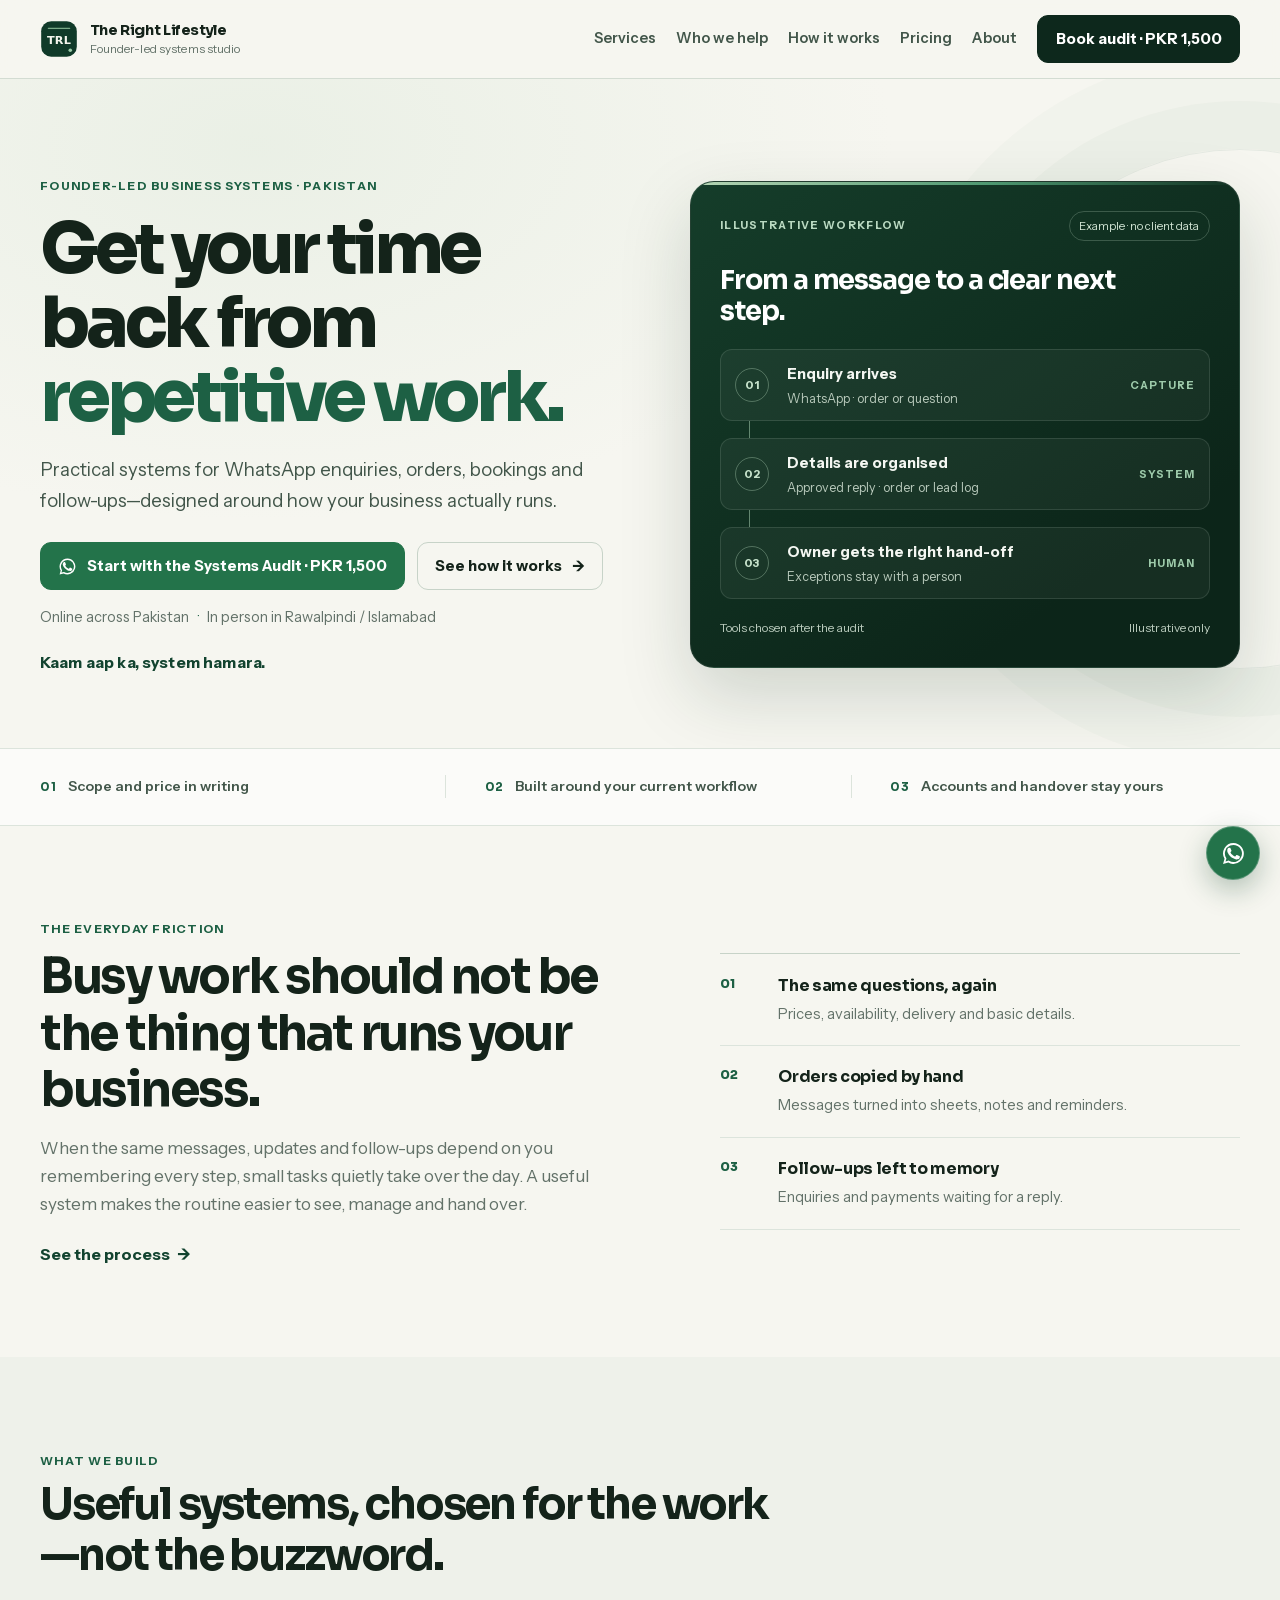
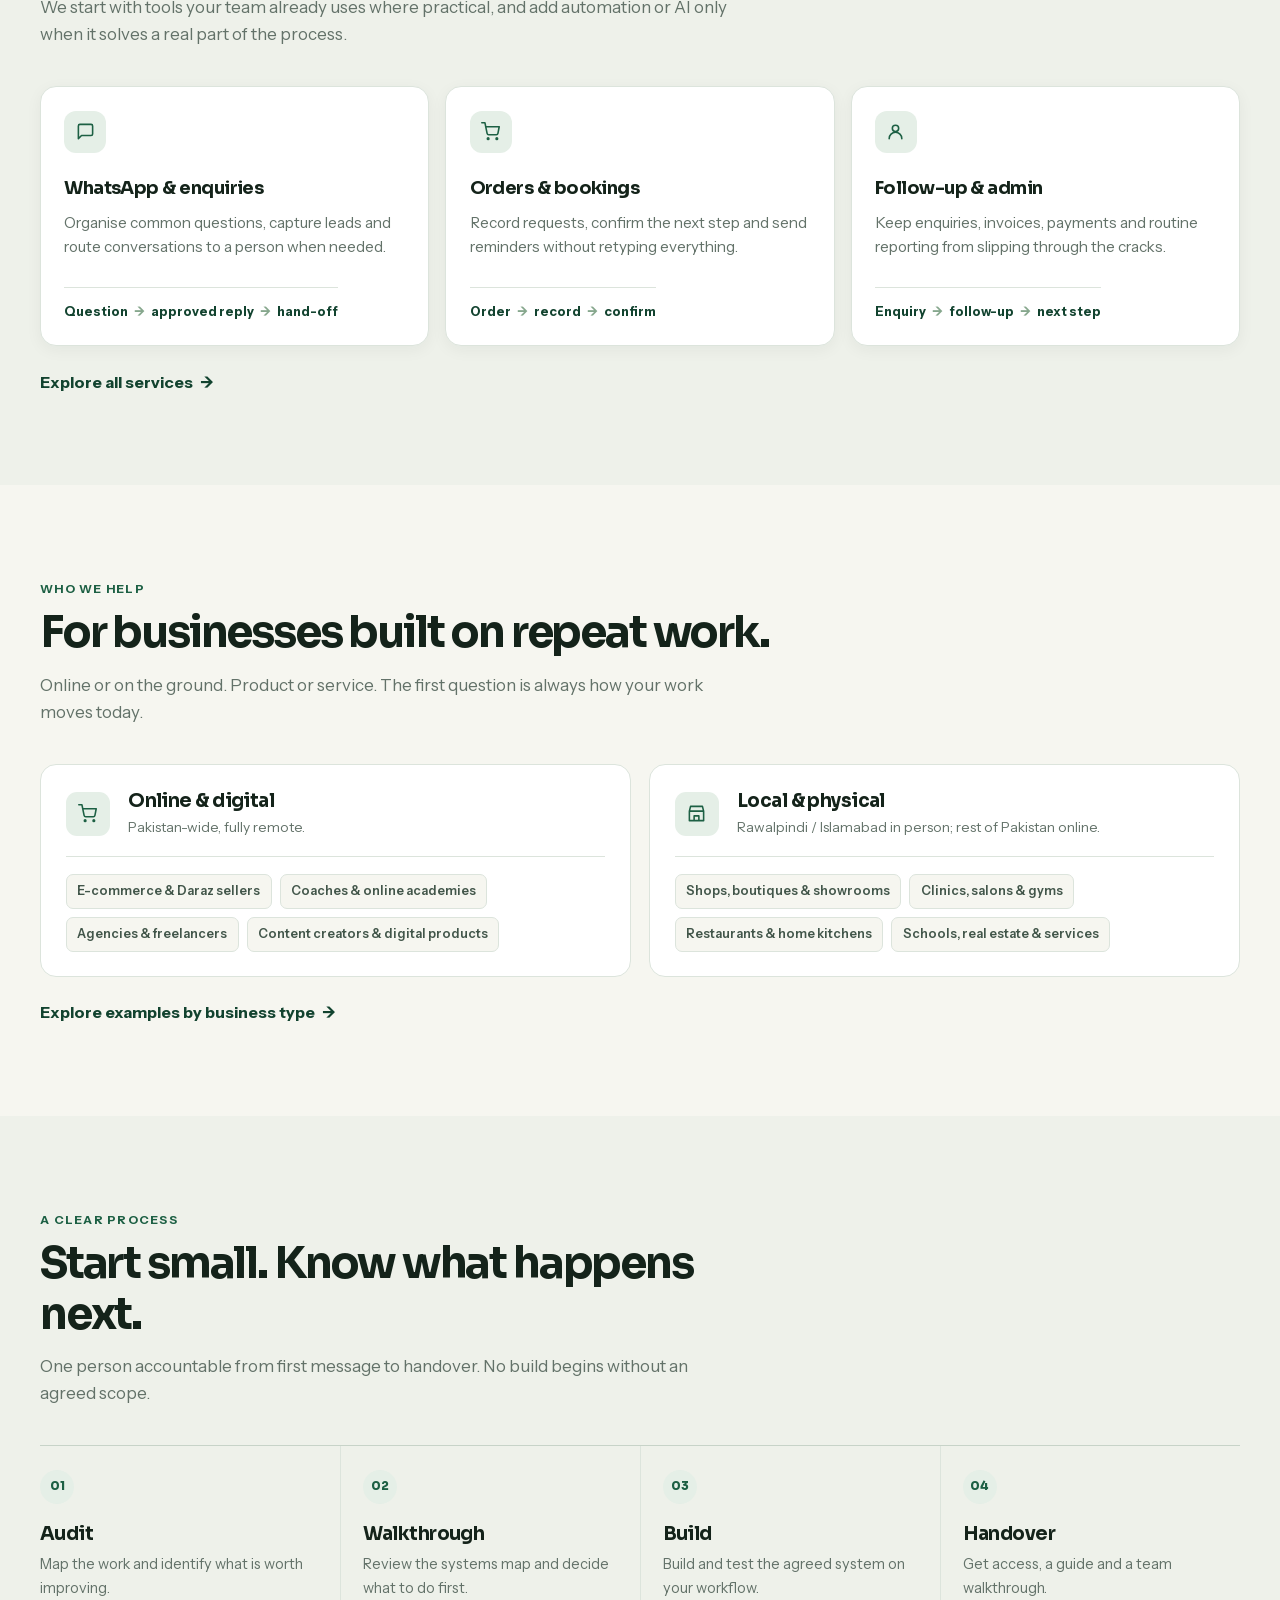
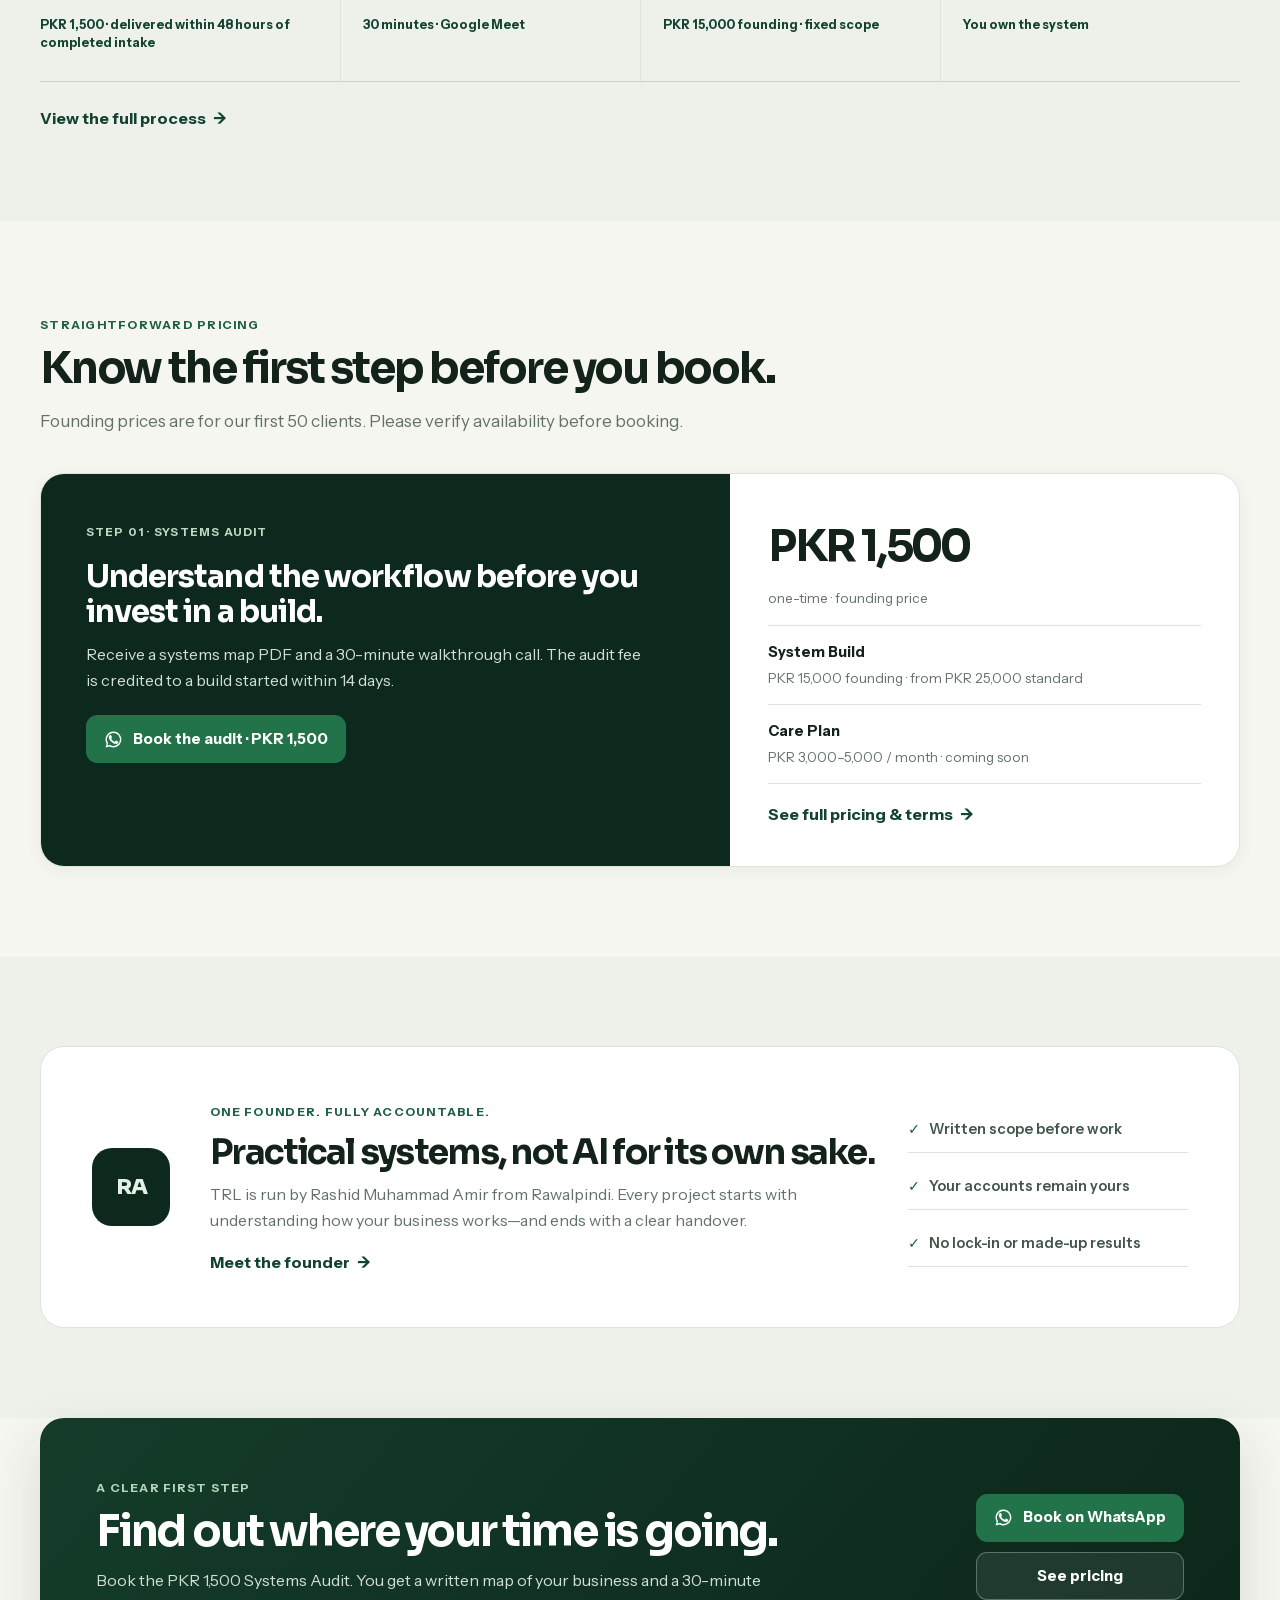
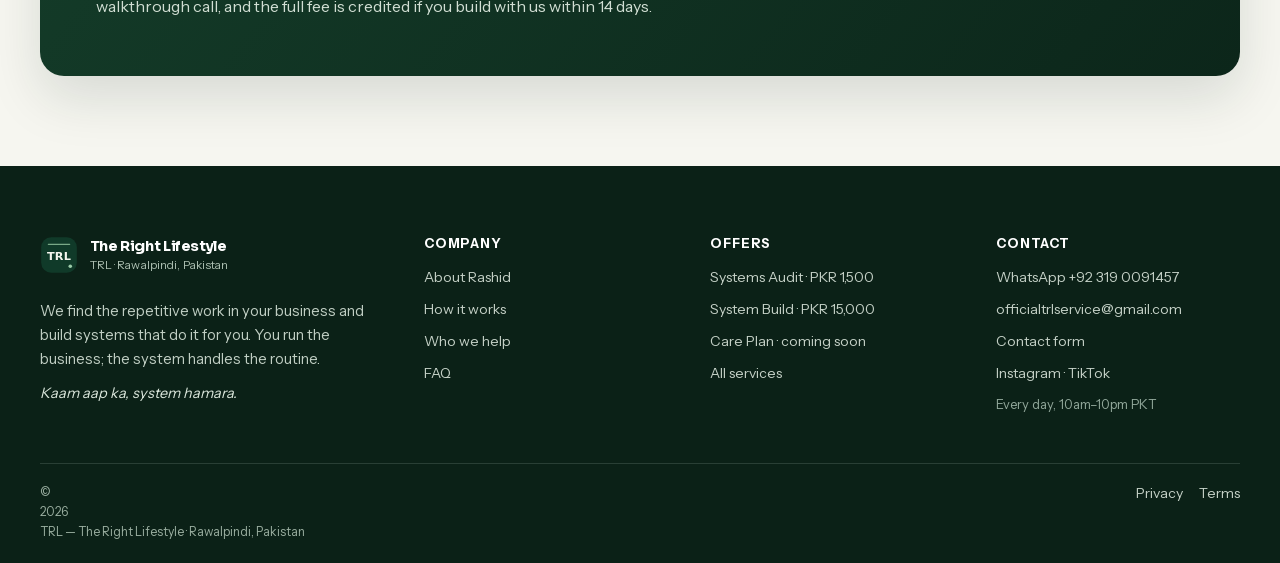
<file: index.html>
<!doctype html>
<html lang="en">
<head>
<meta charset="utf-8">
<meta name="viewport" content="width=device-width,initial-scale=1,viewport-fit=cover">
<title>TRL — The Right Lifestyle · Business Automation & Systems Audits, Pakistan</title>
<meta name="description" content="TRL finds the repetitive work in your business and builds systems that do it for you. WhatsApp, orders, follow-ups, reports. Systems Audit PKR 1,500.">
<meta name="robots" content="index,follow,max-image-preview:large">
<meta name="referrer" content="strict-origin-when-cross-origin">
<meta name="theme-color" content="#f6f6f0">
<link rel="canonical" href="https://therightlifestyle.github.io/TheRightLifestyle/">
<link rel="icon" href="assets/img/favicon.svg" type="image/svg+xml"><link rel="apple-touch-icon" href="assets/img/icon-192.png"><link rel="manifest" href="manifest.webmanifest">
<meta property="og:type" content="website"><meta property="og:site_name" content="TRL — The Right Lifestyle"><meta property="og:locale" content="en_PK">
<meta property="og:title" content="TRL — The Right Lifestyle · Business Automation & Systems Audits, Pakistan"><meta property="og:description" content="TRL finds the repetitive work in your business and builds systems that do it for you. WhatsApp, orders, follow-ups, reports. Systems Audit PKR 1,500."><meta property="og:url" content="https://therightlifestyle.github.io/TheRightLifestyle/">
<meta property="og:image" content="https://therightlifestyle.github.io/TheRightLifestyle/assets/img/og-image.png"><meta property="og:image:width" content="1200"><meta property="og:image:height" content="630"><meta property="og:image:alt" content="TRL — practical business systems for WhatsApp enquiries, orders, bookings and follow-ups in Pakistan.">
<meta name="twitter:card" content="summary_large_image"><meta name="twitter:title" content="TRL — The Right Lifestyle · Business Automation & Systems Audits, Pakistan"><meta name="twitter:description" content="TRL finds the repetitive work in your business and builds systems that do it for you. WhatsApp, orders, follow-ups, reports. Systems Audit PKR 1,500."><meta name="twitter:image" content="https://therightlifestyle.github.io/TheRightLifestyle/assets/img/og-image.png">
<link rel="preload" href="assets/fonts/instrument-sans-latin.woff2" as="font" type="font/woff2" crossorigin>
<link rel="preload" href="assets/fonts/sora-700.woff2" as="font" type="font/woff2" crossorigin>
<link rel="stylesheet" href="assets/css/style.css">
<script type="application/ld+json">{"@context": "https://schema.org", "@type": "ProfessionalService", "name": "TRL \u2014 The Right Lifestyle", "alternateName": "TRL", "url": "https://therightlifestyle.github.io/TheRightLifestyle/", "email": "officialtrlservice@gmail.com", "telephone": "+923190091457", "founder": {"@type": "Person", "name": "Rashid Muhammad Amir"}, "address": {"@type": "PostalAddress", "addressLocality": "Rawalpindi", "addressRegion": "Punjab", "addressCountry": "PK"}, "areaServed": "PK", "sameAs": ["https://www.instagram.com/the.right.lifestyle/", "https://www.tiktok.com/@the.right.lifestyle"], "openingHours": "Mo-Su 10:00-22:00", "priceRange": "PKR 1,500\u201325,000+", "description": "Systems audits and automation for online and local businesses in Pakistan."}</script>
<!-- ANALYTICS SLOT (P3): paste GA4 + Microsoft Clarity snippets here when IDs exist -->
</head>
<body>
<a class="skip" href="#main">Skip to content</a>
<header class="nav">
 <div class="wrap">
  <a class="brand" href="index.html" aria-label="TRL home"><img src="assets/img/favicon.svg" alt="" width="38" height="38"><span><b>The Right Lifestyle</b><small>Founder-led systems studio</small></span></a>
  <nav class="menu" id="menu" aria-label="Main"><a href="services.html">Services</a><a href="who-we-help.html">Who we help</a><a href="how-it-works.html">How it works</a><a href="pricing.html">Pricing</a><a href="about.html">About</a><a class="btn btn-wa" href="https://wa.me/923190091457?text=Hi%20Rashid%2C%20I%27d%20like%20to%20book%20the%20TRL%20Systems%20Audit%20%28PKR%201%2C500%20founding%20price%29.%20My%20business%20is%3A%20" target="_blank" rel="noopener"><svg viewBox="0 0 24 24" fill="currentColor" aria-hidden="true"><path d="M17.5 14.4c-.3-.1-1.8-.9-2-1-.3-.1-.5-.1-.7.1-.2.3-.8 1-.9 1.2-.2.2-.3.2-.6.1-.3-.1-1.3-.5-2.4-1.5-.9-.8-1.5-1.8-1.7-2.1-.2-.3 0-.5.1-.6l.4-.5c.2-.2.2-.3.3-.5.1-.2 0-.4 0-.5l-.9-2.2c-.2-.6-.5-.5-.7-.5h-.6c-.2 0-.5.1-.8.4-.3.3-1 1-1 2.5s1.1 2.9 1.2 3.1c.1.2 2.1 3.2 5.1 4.5.7.3 1.3.5 1.7.6.7.2 1.4.2 1.9.1.6-.1 1.8-.7 2-1.4.2-.7.2-1.3.2-1.4-.1-.2-.3-.3-.6-.4zM12 2a10 10 0 0 0-8.6 15.1L2 22l5-1.3A10 10 0 1 0 12 2zm0 18.2c-1.5 0-3-.4-4.3-1.2l-.3-.2-3 .8.8-2.9-.2-.3A8.2 8.2 0 1 1 12 20.2z"/></svg> Book audit · PKR 1,500</a></nav>
  <a class="btn btn-p nav-cta" href="https://wa.me/923190091457?text=Hi%20Rashid%2C%20I%27d%20like%20to%20book%20the%20TRL%20Systems%20Audit%20%28PKR%201%2C500%20founding%20price%29.%20My%20business%20is%3A%20" target="_blank" rel="noopener">Book audit · PKR 1,500</a>
  <button class="burger" aria-label="Open menu" aria-expanded="false" aria-controls="menu"><span></span></button>
 </div>
</header>
<main id="main">

<section class="hero"><div class="wrap hero-grid">
 <div class="hero-copy">
  <span class="eyebrow">Founder-led business systems · Pakistan</span>
  <h1>Get your time back from <span class="grad">repetitive work.</span></h1>
  <p class="lead">Practical systems for WhatsApp enquiries, orders, bookings and follow-ups—designed around how your business actually runs.</p>
  <div class="btns"><a class="btn btn-wa" href="https://wa.me/923190091457?text=Hi%20Rashid%2C%20I%27d%20like%20to%20book%20the%20TRL%20Systems%20Audit%20%28PKR%201%2C500%20founding%20price%29.%20My%20business%20is%3A%20" target="_blank" rel="noopener"><svg viewBox="0 0 24 24" fill="currentColor" aria-hidden="true"><path d="M17.5 14.4c-.3-.1-1.8-.9-2-1-.3-.1-.5-.1-.7.1-.2.3-.8 1-.9 1.2-.2.2-.3.2-.6.1-.3-.1-1.3-.5-2.4-1.5-.9-.8-1.5-1.8-1.7-2.1-.2-.3 0-.5.1-.6l.4-.5c.2-.2.2-.3.3-.5.1-.2 0-.4 0-.5l-.9-2.2c-.2-.6-.5-.5-.7-.5h-.6c-.2 0-.5.1-.8.4-.3.3-1 1-1 2.5s1.1 2.9 1.2 3.1c.1.2 2.1 3.2 5.1 4.5.7.3 1.3.5 1.7.6.7.2 1.4.2 1.9.1.6-.1 1.8-.7 2-1.4.2-.7.2-1.3.2-1.4-.1-.2-.3-.3-.6-.4zM12 2a10 10 0 0 0-8.6 15.1L2 22l5-1.3A10 10 0 1 0 12 2zm0 18.2c-1.5 0-3-.4-4.3-1.2l-.3-.2-3 .8.8-2.9-.2-.3A8.2 8.2 0 1 1 12 20.2z"/></svg> Start with the Systems Audit · PKR 1,500</a><a class="btn btn-outline" href="how-it-works.html">See how it works <span aria-hidden="true">→</span></a></div>
  <p class="hero-meta">Online across Pakistan <span aria-hidden="true">·</span> In person in Rawalpindi / Islamabad</p>
  <p class="ur">Kaam aap ka, system hamara.</p>
 </div>
 <div class="demo-panel" role="group" aria-label="Illustrative business workflow example">
  <div class="demo-top"><span class="demo-kicker">ILLUSTRATIVE WORKFLOW</span><span class="sample-chip">Example · no client data</span></div>
  <h2>From a message to a clear next step.</h2>
  <div class="workflow-list">
   <div class="workflow-item"><span class="workflow-num">01</span><div class="workflow-copy"><b>Enquiry arrives</b><span>WhatsApp · order or question</span></div><span class="workflow-label">Capture</span></div>
   <div class="workflow-connector" aria-hidden="true"></div>
   <div class="workflow-item"><span class="workflow-num">02</span><div class="workflow-copy"><b>Details are organised</b><span>Approved reply · order or lead log</span></div><span class="workflow-label">System</span></div>
   <div class="workflow-connector" aria-hidden="true"></div>
   <div class="workflow-item"><span class="workflow-num">03</span><div class="workflow-copy"><b>Owner gets the right hand-off</b><span>Exceptions stay with a person</span></div><span class="workflow-label">Human</span></div>
  </div>
  <div class="demo-bottom"><span>Tools chosen after the audit</span><span>Illustrative only</span></div>
 </div>
</div></section>

<section class="trust-strip" aria-label="How TRL works"><div class="wrap trust-inner">
 <span><b>01</b> Scope and price in writing</span><span><b>02</b> Built around your current workflow</span><span><b>03</b> Accounts and handover stay yours</span>
</div></section>

<section class="sec"><div class="wrap split-story">
 <div class="story"><span class="eyebrow">The everyday friction</span><h2>Busy work should not be the thing that runs your business.</h2><p>When the same messages, updates and follow-ups depend on you remembering every step, small tasks quietly take over the day. A useful system makes the routine easier to see, manage and hand over.</p><a class="text-link" href="how-it-works.html">See the process <span aria-hidden="true">→</span></a></div>
 <div class="friction-list" aria-label="Common repetitive work">
  <div class="friction-item"><span>01</span><div><b>The same questions, again</b><p>Prices, availability, delivery and basic details.</p></div></div>
  <div class="friction-item"><span>02</span><div><b>Orders copied by hand</b><p>Messages turned into sheets, notes and reminders.</p></div></div>
  <div class="friction-item"><span>03</span><div><b>Follow-ups left to memory</b><p>Enquiries and payments waiting for a reply.</p></div></div>
 </div>
</div></section>

<section class="sec alt"><div class="wrap">
 <div class="head"><span class="eyebrow">What we build</span><h2>Useful systems, chosen for the work—not the buzzword.</h2><p>We start with tools your team already uses where practical, and add automation or AI only when it solves a real part of the process.</p></div>
 <div class="service-grid">
  <a class="service-card" href="services.html#whatsapp"><span class="service-icon"><span class="ic"><svg viewBox="0 0 24 24" fill="none" stroke="currentColor" stroke-width="2" stroke-linecap="round" stroke-linejoin="round" aria-hidden="true"><path d="M21 15a2 2 0 0 1-2 2H7l-4 4V5a2 2 0 0 1 2-2h14a2 2 0 0 1 2 2z"/></svg></span></span><span class="service-title">WhatsApp &amp; enquiries</span><p>Organise common questions, capture leads and route conversations to a person when needed.</p><span class="service-flow">Question <i>→</i> approved reply <i>→</i> hand-off</span></a>
  <a class="service-card" href="services.html#ops"><span class="service-icon"><span class="ic"><svg viewBox="0 0 24 24" fill="none" stroke="currentColor" stroke-width="2" stroke-linecap="round" stroke-linejoin="round" aria-hidden="true"><circle cx="9" cy="21" r="1"/><circle cx="20" cy="21" r="1"/><path d="M1 1h4l2.7 13.4a2 2 0 0 0 2 1.6h9.7a2 2 0 0 0 2-1.6L23 6H6"/></svg></span></span><span class="service-title">Orders &amp; bookings</span><p>Record requests, confirm the next step and send reminders without retyping everything.</p><span class="service-flow">Order <i>→</i> record <i>→</i> confirm</span></a>
  <a class="service-card" href="services.html#followup"><span class="service-icon"><span class="ic"><svg viewBox="0 0 24 24" fill="none" stroke="currentColor" stroke-width="2" stroke-linecap="round" stroke-linejoin="round" aria-hidden="true"><circle cx="12" cy="8" r="4"/><path d="M4 21a8 8 0 0 1 16 0"/></svg></span></span><span class="service-title">Follow-up &amp; admin</span><p>Keep enquiries, invoices, payments and routine reporting from slipping through the cracks.</p><span class="service-flow">Enquiry <i>→</i> follow-up <i>→</i> next step</span></a>
 </div>
 <div class="section-link"><a class="text-link" href="services.html">Explore all services <span aria-hidden="true">→</span></a></div>
</div></section>

<section class="sec"><div class="wrap">
 <div class="head"><span class="eyebrow">Who we help</span><h2>For businesses built on repeat work.</h2><p>Online or on the ground. Product or service. The first question is always how your work moves today.</p></div>
 <div class="audience-grid">
  <article class="audience-panel"><div class="audience-heading"><span class="ic"><svg viewBox="0 0 24 24" fill="none" stroke="currentColor" stroke-width="2" stroke-linecap="round" stroke-linejoin="round" aria-hidden="true"><circle cx="9" cy="21" r="1"/><circle cx="20" cy="21" r="1"/><path d="M1 1h4l2.7 13.4a2 2 0 0 0 2 1.6h9.7a2 2 0 0 0 2-1.6L23 6H6"/></svg></span><div><h3>Online &amp; digital</h3><p>Pakistan-wide, fully remote.</p></div></div><div class="sector-list"><span>E-commerce &amp; Daraz sellers</span><span>Coaches &amp; online academies</span><span>Agencies &amp; freelancers</span><span>Content creators &amp; digital products</span></div></article>
  <article class="audience-panel"><div class="audience-heading"><span class="ic"><svg viewBox="0 0 24 24" fill="none" stroke="currentColor" stroke-width="2" stroke-linecap="round" stroke-linejoin="round" aria-hidden="true"><path d="M3 9 4.5 3h15L21 9M3 9v12h18V9M3 9h18M9 21v-6h6v6"/></svg></span><div><h3>Local &amp; physical</h3><p>Rawalpindi / Islamabad in person; rest of Pakistan online.</p></div></div><div class="sector-list"><span>Shops, boutiques &amp; showrooms</span><span>Clinics, salons &amp; gyms</span><span>Restaurants &amp; home kitchens</span><span>Schools, real estate &amp; services</span></div></article>
 </div>
 <div class="section-link"><a class="text-link" href="who-we-help.html">Explore examples by business type <span aria-hidden="true">→</span></a></div>
</div></section>

<section class="sec alt"><div class="wrap">
 <div class="head"><span class="eyebrow">A clear process</span><h2>Start small. Know what happens next.</h2><p>One person accountable from first message to handover. No build begins without an agreed scope.</p></div>
 <div class="steps steps-home">
  <div class="step"><span class="step-index">01</span><h3>Audit</h3><p>Map the work and identify what is worth improving.</p><span class="when">PKR 1,500 · delivered within 48 hours of completed intake</span></div>
  <div class="step"><span class="step-index">02</span><h3>Walkthrough</h3><p>Review the systems map and decide what to do first.</p><span class="when">30 minutes · Google Meet</span></div>
  <div class="step"><span class="step-index">03</span><h3>Build</h3><p>Build and test the agreed system on your workflow.</p><span class="when">PKR 15,000 founding · fixed scope</span></div>
  <div class="step"><span class="step-index">04</span><h3>Handover</h3><p>Get access, a guide and a team walkthrough.</p><span class="when">You own the system</span></div>
 </div>
 <div class="section-link"><a class="text-link" href="how-it-works.html">View the full process <span aria-hidden="true">→</span></a></div>
</div></section>

<section class="sec"><div class="wrap">
 <div class="head"><span class="eyebrow">Straightforward pricing</span><h2>Know the first step before you book.</h2><p>Founding prices are for our first 50 clients. Please verify availability before booking.</p></div>
 <div class="pricing-snapshot">
  <div class="pricing-copy"><span class="kicker">STEP 01 · SYSTEMS AUDIT</span><h3>Understand the workflow before you invest in a build.</h3><p>Receive a systems map PDF and a 30-minute walkthrough call. The audit fee is credited to a build started within 14 days.</p><a class="btn btn-wa" href="https://wa.me/923190091457?text=Hi%20Rashid%2C%20I%27d%20like%20to%20book%20the%20TRL%20Systems%20Audit%20%28PKR%201%2C500%20founding%20price%29.%20My%20business%20is%3A%20" target="_blank" rel="noopener"><svg viewBox="0 0 24 24" fill="currentColor" aria-hidden="true"><path d="M17.5 14.4c-.3-.1-1.8-.9-2-1-.3-.1-.5-.1-.7.1-.2.3-.8 1-.9 1.2-.2.2-.3.2-.6.1-.3-.1-1.3-.5-2.4-1.5-.9-.8-1.5-1.8-1.7-2.1-.2-.3 0-.5.1-.6l.4-.5c.2-.2.2-.3.3-.5.1-.2 0-.4 0-.5l-.9-2.2c-.2-.6-.5-.5-.7-.5h-.6c-.2 0-.5.1-.8.4-.3.3-1 1-1 2.5s1.1 2.9 1.2 3.1c.1.2 2.1 3.2 5.1 4.5.7.3 1.3.5 1.7.6.7.2 1.4.2 1.9.1.6-.1 1.8-.7 2-1.4.2-.7.2-1.3.2-1.4-.1-.2-.3-.3-.6-.4zM12 2a10 10 0 0 0-8.6 15.1L2 22l5-1.3A10 10 0 1 0 12 2zm0 18.2c-1.5 0-3-.4-4.3-1.2l-.3-.2-3 .8.8-2.9-.2-.3A8.2 8.2 0 1 1 12 20.2z"/></svg> Book the audit · PKR 1,500</a></div>
  <div class="pricing-side"><div class="price-main"><b>PKR 1,500</b><span>one-time · founding price</span></div><div class="pricing-fact"><b>System Build</b><span>PKR 15,000 founding · from PKR 25,000 standard</span></div><div class="pricing-fact"><b>Care Plan</b><span>PKR 3,000–5,000 / month · coming soon</span></div><a class="text-link" href="pricing.html">See full pricing &amp; terms <span aria-hidden="true">→</span></a></div>
 </div>
</div></section>

<section class="sec alt"><div class="wrap founder-band">
 <div class="founder-mark" aria-hidden="true">RA</div><div class="founder-content"><span class="eyebrow">One founder. Fully accountable.</span><h2>Practical systems, not AI for its own sake.</h2><p>TRL is run by Rashid Muhammad Amir from Rawalpindi. Every project starts with understanding how your business works—and ends with a clear handover.</p><a class="text-link" href="about.html">Meet the founder <span aria-hidden="true">→</span></a></div>
 <ul class="founder-points"><li>Written scope before work</li><li>Your accounts remain yours</li><li>No lock-in or made-up results</li></ul>
</div></section>
<section class="sec sec-cta"><div class="wrap"><div class="cta-panel on-dark">
<div class="cta-copy"><span class="eyebrow">A clear first step</span><h2>Find out where your time is going.</h2><p>Book the PKR 1,500 Systems Audit. You get a written map of your business and a 30-minute walkthrough call, and the full fee is credited if you build with us within 14 days.</p></div>
<div class="cta-actions"><a class="btn btn-wa" href="https://wa.me/923190091457?text=Hi%20Rashid%2C%20I%27d%20like%20to%20book%20the%20TRL%20Systems%20Audit%20%28PKR%201%2C500%20founding%20price%29.%20My%20business%20is%3A%20" target="_blank" rel="noopener"><svg viewBox="0 0 24 24" fill="currentColor" aria-hidden="true"><path d="M17.5 14.4c-.3-.1-1.8-.9-2-1-.3-.1-.5-.1-.7.1-.2.3-.8 1-.9 1.2-.2.2-.3.2-.6.1-.3-.1-1.3-.5-2.4-1.5-.9-.8-1.5-1.8-1.7-2.1-.2-.3 0-.5.1-.6l.4-.5c.2-.2.2-.3.3-.5.1-.2 0-.4 0-.5l-.9-2.2c-.2-.6-.5-.5-.7-.5h-.6c-.2 0-.5.1-.8.4-.3.3-1 1-1 2.5s1.1 2.9 1.2 3.1c.1.2 2.1 3.2 5.1 4.5.7.3 1.3.5 1.7.6.7.2 1.4.2 1.9.1.6-.1 1.8-.7 2-1.4.2-.7.2-1.3.2-1.4-.1-.2-.3-.3-.6-.4zM12 2a10 10 0 0 0-8.6 15.1L2 22l5-1.3A10 10 0 1 0 12 2zm0 18.2c-1.5 0-3-.4-4.3-1.2l-.3-.2-3 .8.8-2.9-.2-.3A8.2 8.2 0 1 1 12 20.2z"/></svg> Book on WhatsApp</a><a class="btn btn-ghost" href="pricing.html">See pricing</a></div>
</div></div></section>

</main>
<footer class="foot on-dark">
 <div class="wrap">
  <div class="foot-grid">
   <div>
    <a class="brand" href="index.html"><img src="assets/img/favicon.svg" alt="" width="36" height="36"><span><b>The Right Lifestyle</b><small>TRL · Rawalpindi, Pakistan</small></span></a>
    <p class="foot-intro">We find the repetitive work in your business and build systems that do it for you. You run the business; the system handles the routine.</p>
    <p class="foot-signoff"><i>Kaam aap ka, system hamara.</i></p>
   </div>
   <div><h4>Company</h4><ul><li><a href="about.html">About Rashid</a></li><li><a href="how-it-works.html">How it works</a></li><li><a href="who-we-help.html">Who we help</a></li><li><a href="faq.html">FAQ</a></li></ul></div>
   <div><h4>Offers</h4><ul><li><a href="pricing.html#audit">Systems Audit · PKR 1,500</a></li><li><a href="pricing.html#build">System Build · PKR 15,000</a></li><li><a href="pricing.html#care">Care Plan · coming soon</a></li><li><a href="services.html">All services</a></li></ul></div>
   <div><h4>Contact</h4><ul><li><a href="https://wa.me/923190091457?text=Assalam%20o%20Alaikum%20Rashid%2C%20I%20found%20TRL%20online.%20I%27d%20like%20to%20talk%20about%20my%20business." target="_blank" rel="noopener">WhatsApp +92 319 0091457</a></li><li><a href="mailto:officialtrlservice@gmail.com">officialtrlservice@gmail.com</a></li><li><a href="contact.html">Contact form</a></li><li><a href="https://www.instagram.com/the.right.lifestyle/" target="_blank" rel="noopener">Instagram</a> · <a href="https://www.tiktok.com/@the.right.lifestyle" target="_blank" rel="noopener">TikTok</a></li><li class="foot-hours">Every day, 10am–10pm PKT</li></ul></div>
  </div>
  <div class="foot-b"><span>© <span id="yr">2026</span> TRL — The Right Lifestyle · Rawalpindi, Pakistan</span><span><a href="privacy.html">Privacy</a><a href="terms.html">Terms</a></span></div>
 </div>
</footer>
<a class="fab" href="https://wa.me/923190091457?text=Assalam%20o%20Alaikum%20Rashid%2C%20I%20found%20TRL%20online.%20I%27d%20like%20to%20talk%20about%20my%20business." target="_blank" rel="noopener" aria-label="Chat with TRL on WhatsApp"><svg viewBox="0 0 24 24" fill="currentColor" aria-hidden="true"><path d="M17.5 14.4c-.3-.1-1.8-.9-2-1-.3-.1-.5-.1-.7.1-.2.3-.8 1-.9 1.2-.2.2-.3.2-.6.1-.3-.1-1.3-.5-2.4-1.5-.9-.8-1.5-1.8-1.7-2.1-.2-.3 0-.5.1-.6l.4-.5c.2-.2.2-.3.3-.5.1-.2 0-.4 0-.5l-.9-2.2c-.2-.6-.5-.5-.7-.5h-.6c-.2 0-.5.1-.8.4-.3.3-1 1-1 2.5s1.1 2.9 1.2 3.1c.1.2 2.1 3.2 5.1 4.5.7.3 1.3.5 1.7.6.7.2 1.4.2 1.9.1.6-.1 1.8-.7 2-1.4.2-.7.2-1.3.2-1.4-.1-.2-.3-.3-.6-.4zM12 2a10 10 0 0 0-8.6 15.1L2 22l5-1.3A10 10 0 1 0 12 2zm0 18.2c-1.5 0-3-.4-4.3-1.2l-.3-.2-3 .8.8-2.9-.2-.3A8.2 8.2 0 1 1 12 20.2z"/></svg></a>
<script src="assets/js/main.js" defer></script>
</body>
</html>
</file>
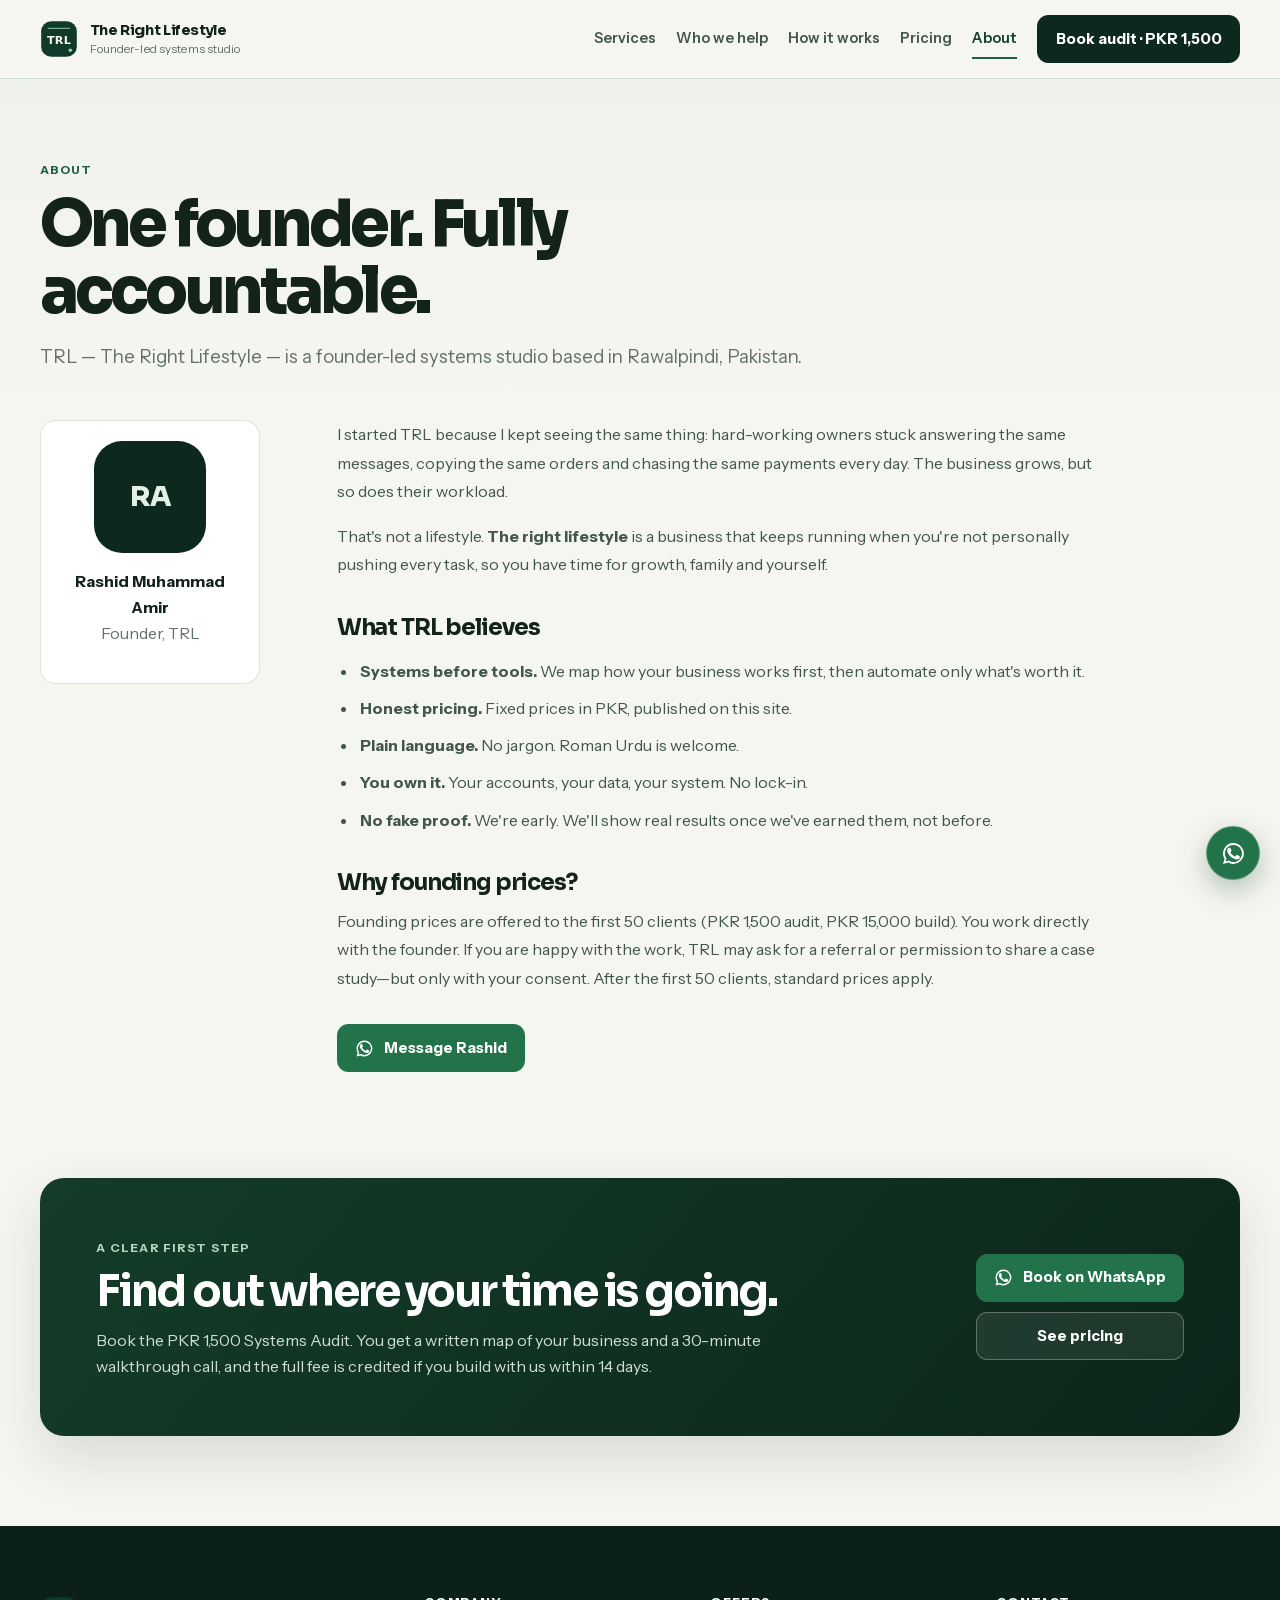
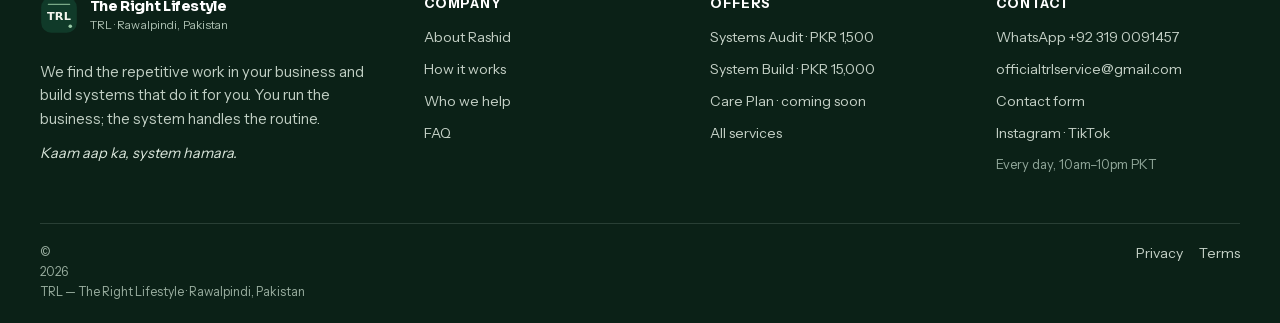
<file: about.html>
<!doctype html>
<html lang="en">
<head>
<meta charset="utf-8">
<meta name="viewport" content="width=device-width,initial-scale=1,viewport-fit=cover">
<title>About · TRL — The Right Lifestyle</title>
<meta name="description" content="TRL is a founder-led systems studio in Rawalpindi, run by Rashid Muhammad Amir.">
<meta name="robots" content="index,follow,max-image-preview:large">
<meta name="referrer" content="strict-origin-when-cross-origin">
<meta name="theme-color" content="#f6f6f0">
<link rel="canonical" href="https://therightlifestyle.github.io/TheRightLifestyle/about.html">
<link rel="icon" href="assets/img/favicon.svg" type="image/svg+xml"><link rel="apple-touch-icon" href="assets/img/icon-192.png"><link rel="manifest" href="manifest.webmanifest">
<meta property="og:type" content="website"><meta property="og:site_name" content="TRL — The Right Lifestyle"><meta property="og:locale" content="en_PK">
<meta property="og:title" content="About · TRL — The Right Lifestyle"><meta property="og:description" content="TRL is a founder-led systems studio in Rawalpindi, run by Rashid Muhammad Amir."><meta property="og:url" content="https://therightlifestyle.github.io/TheRightLifestyle/about.html">
<meta property="og:image" content="https://therightlifestyle.github.io/TheRightLifestyle/assets/img/og-image.png"><meta property="og:image:width" content="1200"><meta property="og:image:height" content="630"><meta property="og:image:alt" content="TRL — practical business systems for WhatsApp enquiries, orders, bookings and follow-ups in Pakistan.">
<meta name="twitter:card" content="summary_large_image"><meta name="twitter:title" content="About · TRL — The Right Lifestyle"><meta name="twitter:description" content="TRL is a founder-led systems studio in Rawalpindi, run by Rashid Muhammad Amir."><meta name="twitter:image" content="https://therightlifestyle.github.io/TheRightLifestyle/assets/img/og-image.png">
<link rel="preload" href="assets/fonts/instrument-sans-latin.woff2" as="font" type="font/woff2" crossorigin>
<link rel="preload" href="assets/fonts/sora-700.woff2" as="font" type="font/woff2" crossorigin>
<link rel="stylesheet" href="assets/css/style.css">
<script type="application/ld+json">{"@context": "https://schema.org", "@type": "ProfessionalService", "name": "TRL \u2014 The Right Lifestyle", "alternateName": "TRL", "url": "https://therightlifestyle.github.io/TheRightLifestyle/", "email": "officialtrlservice@gmail.com", "telephone": "+923190091457", "founder": {"@type": "Person", "name": "Rashid Muhammad Amir"}, "address": {"@type": "PostalAddress", "addressLocality": "Rawalpindi", "addressRegion": "Punjab", "addressCountry": "PK"}, "areaServed": "PK", "sameAs": ["https://www.instagram.com/the.right.lifestyle/", "https://www.tiktok.com/@the.right.lifestyle"], "openingHours": "Mo-Su 10:00-22:00", "priceRange": "PKR 1,500\u201325,000+", "description": "Systems audits and automation for online and local businesses in Pakistan."}</script>
<!-- ANALYTICS SLOT (P3): paste GA4 + Microsoft Clarity snippets here when IDs exist -->
</head>
<body>
<a class="skip" href="#main">Skip to content</a>
<header class="nav">
 <div class="wrap">
  <a class="brand" href="index.html" aria-label="TRL home"><img src="assets/img/favicon.svg" alt="" width="38" height="38"><span><b>The Right Lifestyle</b><small>Founder-led systems studio</small></span></a>
  <nav class="menu" id="menu" aria-label="Main"><a href="services.html">Services</a><a href="who-we-help.html">Who we help</a><a href="how-it-works.html">How it works</a><a href="pricing.html">Pricing</a><a href="about.html" aria-current="page">About</a><a class="btn btn-wa" href="https://wa.me/923190091457?text=Hi%20Rashid%2C%20I%27d%20like%20to%20book%20the%20TRL%20Systems%20Audit%20%28PKR%201%2C500%20founding%20price%29.%20My%20business%20is%3A%20" target="_blank" rel="noopener"><svg viewBox="0 0 24 24" fill="currentColor" aria-hidden="true"><path d="M17.5 14.4c-.3-.1-1.8-.9-2-1-.3-.1-.5-.1-.7.1-.2.3-.8 1-.9 1.2-.2.2-.3.2-.6.1-.3-.1-1.3-.5-2.4-1.5-.9-.8-1.5-1.8-1.7-2.1-.2-.3 0-.5.1-.6l.4-.5c.2-.2.2-.3.3-.5.1-.2 0-.4 0-.5l-.9-2.2c-.2-.6-.5-.5-.7-.5h-.6c-.2 0-.5.1-.8.4-.3.3-1 1-1 2.5s1.1 2.9 1.2 3.1c.1.2 2.1 3.2 5.1 4.5.7.3 1.3.5 1.7.6.7.2 1.4.2 1.9.1.6-.1 1.8-.7 2-1.4.2-.7.2-1.3.2-1.4-.1-.2-.3-.3-.6-.4zM12 2a10 10 0 0 0-8.6 15.1L2 22l5-1.3A10 10 0 1 0 12 2zm0 18.2c-1.5 0-3-.4-4.3-1.2l-.3-.2-3 .8.8-2.9-.2-.3A8.2 8.2 0 1 1 12 20.2z"/></svg> Book audit · PKR 1,500</a></nav>
  <a class="btn btn-p nav-cta" href="https://wa.me/923190091457?text=Hi%20Rashid%2C%20I%27d%20like%20to%20book%20the%20TRL%20Systems%20Audit%20%28PKR%201%2C500%20founding%20price%29.%20My%20business%20is%3A%20" target="_blank" rel="noopener">Book audit · PKR 1,500</a>
  <button class="burger" aria-label="Open menu" aria-expanded="false" aria-controls="menu"><span></span></button>
 </div>
</header>
<main id="main">
<section class="phero"><div class="wrap"><span class="eyebrow">About</span><h1>One founder. Fully accountable.</h1><p class="lead">TRL — The Right Lifestyle — is a founder-led systems studio based in Rawalpindi, Pakistan.</p></div></section>
<section class="sec sec-tight"><div class="wrap"><div class="founder">
 <div class="rv"><div class="avatar" aria-hidden="true">RA</div><p class="center mt1"><b>Rashid Muhammad Amir</b><br><span class="muted">Founder, TRL</span></p></div>
 <div class="prose rv">
  <p>I started TRL because I kept seeing the same thing: hard-working owners stuck answering the same messages, copying the same orders and chasing the same payments every day. The business grows, but so does their workload.</p>
  <p>That's not a lifestyle. <b>The right lifestyle</b> is a business that keeps running when you're not personally pushing every task, so you have time for growth, family and yourself.</p>
  <h2>What TRL believes</h2>
  <ul><li><b>Systems before tools.</b> We map how your business works first, then automate only what's worth it.</li><li><b>Honest pricing.</b> Fixed prices in PKR, published on this site.</li><li><b>Plain language.</b> No jargon. Roman Urdu is welcome.</li><li><b>You own it.</b> Your accounts, your data, your system. No lock-in.</li><li><b>No fake proof.</b> We're early. We'll show real results once we've earned them, not before.</li></ul>
  <h2>Why founding prices?</h2>
  <p>Founding prices are offered to the first 50 clients (PKR 1,500 audit, PKR 15,000 build). You work directly with the founder. If you are happy with the work, TRL may ask for a referral or permission to share a case study—but only with your consent. After the first 50 clients, standard prices apply.</p>
  <p class="mt2"><a class="btn btn-wa" href="https://wa.me/923190091457?text=Assalam%20o%20Alaikum%20Rashid%2C%20I%20found%20TRL%20online.%20I%27d%20like%20to%20talk%20about%20my%20business." target="_blank" rel="noopener"><svg viewBox="0 0 24 24" fill="currentColor" aria-hidden="true"><path d="M17.5 14.4c-.3-.1-1.8-.9-2-1-.3-.1-.5-.1-.7.1-.2.3-.8 1-.9 1.2-.2.2-.3.2-.6.1-.3-.1-1.3-.5-2.4-1.5-.9-.8-1.5-1.8-1.7-2.1-.2-.3 0-.5.1-.6l.4-.5c.2-.2.2-.3.3-.5.1-.2 0-.4 0-.5l-.9-2.2c-.2-.6-.5-.5-.7-.5h-.6c-.2 0-.5.1-.8.4-.3.3-1 1-1 2.5s1.1 2.9 1.2 3.1c.1.2 2.1 3.2 5.1 4.5.7.3 1.3.5 1.7.6.7.2 1.4.2 1.9.1.6-.1 1.8-.7 2-1.4.2-.7.2-1.3.2-1.4-.1-.2-.3-.3-.6-.4zM12 2a10 10 0 0 0-8.6 15.1L2 22l5-1.3A10 10 0 1 0 12 2zm0 18.2c-1.5 0-3-.4-4.3-1.2l-.3-.2-3 .8.8-2.9-.2-.3A8.2 8.2 0 1 1 12 20.2z"/></svg> Message Rashid</a></p>
 </div>
</div></div></section>
<section class="sec sec-cta"><div class="wrap"><div class="cta-panel on-dark">
<div class="cta-copy"><span class="eyebrow">A clear first step</span><h2>Find out where your time is going.</h2><p>Book the PKR 1,500 Systems Audit. You get a written map of your business and a 30-minute walkthrough call, and the full fee is credited if you build with us within 14 days.</p></div>
<div class="cta-actions"><a class="btn btn-wa" href="https://wa.me/923190091457?text=Hi%20Rashid%2C%20I%27d%20like%20to%20book%20the%20TRL%20Systems%20Audit%20%28PKR%201%2C500%20founding%20price%29.%20My%20business%20is%3A%20" target="_blank" rel="noopener"><svg viewBox="0 0 24 24" fill="currentColor" aria-hidden="true"><path d="M17.5 14.4c-.3-.1-1.8-.9-2-1-.3-.1-.5-.1-.7.1-.2.3-.8 1-.9 1.2-.2.2-.3.2-.6.1-.3-.1-1.3-.5-2.4-1.5-.9-.8-1.5-1.8-1.7-2.1-.2-.3 0-.5.1-.6l.4-.5c.2-.2.2-.3.3-.5.1-.2 0-.4 0-.5l-.9-2.2c-.2-.6-.5-.5-.7-.5h-.6c-.2 0-.5.1-.8.4-.3.3-1 1-1 2.5s1.1 2.9 1.2 3.1c.1.2 2.1 3.2 5.1 4.5.7.3 1.3.5 1.7.6.7.2 1.4.2 1.9.1.6-.1 1.8-.7 2-1.4.2-.7.2-1.3.2-1.4-.1-.2-.3-.3-.6-.4zM12 2a10 10 0 0 0-8.6 15.1L2 22l5-1.3A10 10 0 1 0 12 2zm0 18.2c-1.5 0-3-.4-4.3-1.2l-.3-.2-3 .8.8-2.9-.2-.3A8.2 8.2 0 1 1 12 20.2z"/></svg> Book on WhatsApp</a><a class="btn btn-ghost" href="pricing.html">See pricing</a></div>
</div></div></section>

</main>
<footer class="foot on-dark">
 <div class="wrap">
  <div class="foot-grid">
   <div>
    <a class="brand" href="index.html"><img src="assets/img/favicon.svg" alt="" width="36" height="36"><span><b>The Right Lifestyle</b><small>TRL · Rawalpindi, Pakistan</small></span></a>
    <p class="foot-intro">We find the repetitive work in your business and build systems that do it for you. You run the business; the system handles the routine.</p>
    <p class="foot-signoff"><i>Kaam aap ka, system hamara.</i></p>
   </div>
   <div><h4>Company</h4><ul><li><a href="about.html">About Rashid</a></li><li><a href="how-it-works.html">How it works</a></li><li><a href="who-we-help.html">Who we help</a></li><li><a href="faq.html">FAQ</a></li></ul></div>
   <div><h4>Offers</h4><ul><li><a href="pricing.html#audit">Systems Audit · PKR 1,500</a></li><li><a href="pricing.html#build">System Build · PKR 15,000</a></li><li><a href="pricing.html#care">Care Plan · coming soon</a></li><li><a href="services.html">All services</a></li></ul></div>
   <div><h4>Contact</h4><ul><li><a href="https://wa.me/923190091457?text=Assalam%20o%20Alaikum%20Rashid%2C%20I%20found%20TRL%20online.%20I%27d%20like%20to%20talk%20about%20my%20business." target="_blank" rel="noopener">WhatsApp +92 319 0091457</a></li><li><a href="mailto:officialtrlservice@gmail.com">officialtrlservice@gmail.com</a></li><li><a href="contact.html">Contact form</a></li><li><a href="https://www.instagram.com/the.right.lifestyle/" target="_blank" rel="noopener">Instagram</a> · <a href="https://www.tiktok.com/@the.right.lifestyle" target="_blank" rel="noopener">TikTok</a></li><li class="foot-hours">Every day, 10am–10pm PKT</li></ul></div>
  </div>
  <div class="foot-b"><span>© <span id="yr">2026</span> TRL — The Right Lifestyle · Rawalpindi, Pakistan</span><span><a href="privacy.html">Privacy</a><a href="terms.html">Terms</a></span></div>
 </div>
</footer>
<a class="fab" href="https://wa.me/923190091457?text=Assalam%20o%20Alaikum%20Rashid%2C%20I%20found%20TRL%20online.%20I%27d%20like%20to%20talk%20about%20my%20business." target="_blank" rel="noopener" aria-label="Chat with TRL on WhatsApp"><svg viewBox="0 0 24 24" fill="currentColor" aria-hidden="true"><path d="M17.5 14.4c-.3-.1-1.8-.9-2-1-.3-.1-.5-.1-.7.1-.2.3-.8 1-.9 1.2-.2.2-.3.2-.6.1-.3-.1-1.3-.5-2.4-1.5-.9-.8-1.5-1.8-1.7-2.1-.2-.3 0-.5.1-.6l.4-.5c.2-.2.2-.3.3-.5.1-.2 0-.4 0-.5l-.9-2.2c-.2-.6-.5-.5-.7-.5h-.6c-.2 0-.5.1-.8.4-.3.3-1 1-1 2.5s1.1 2.9 1.2 3.1c.1.2 2.1 3.2 5.1 4.5.7.3 1.3.5 1.7.6.7.2 1.4.2 1.9.1.6-.1 1.8-.7 2-1.4.2-.7.2-1.3.2-1.4-.1-.2-.3-.3-.6-.4zM12 2a10 10 0 0 0-8.6 15.1L2 22l5-1.3A10 10 0 1 0 12 2zm0 18.2c-1.5 0-3-.4-4.3-1.2l-.3-.2-3 .8.8-2.9-.2-.3A8.2 8.2 0 1 1 12 20.2z"/></svg></a>
<script src="assets/js/main.js" defer></script>
</body>
</html>
</file>
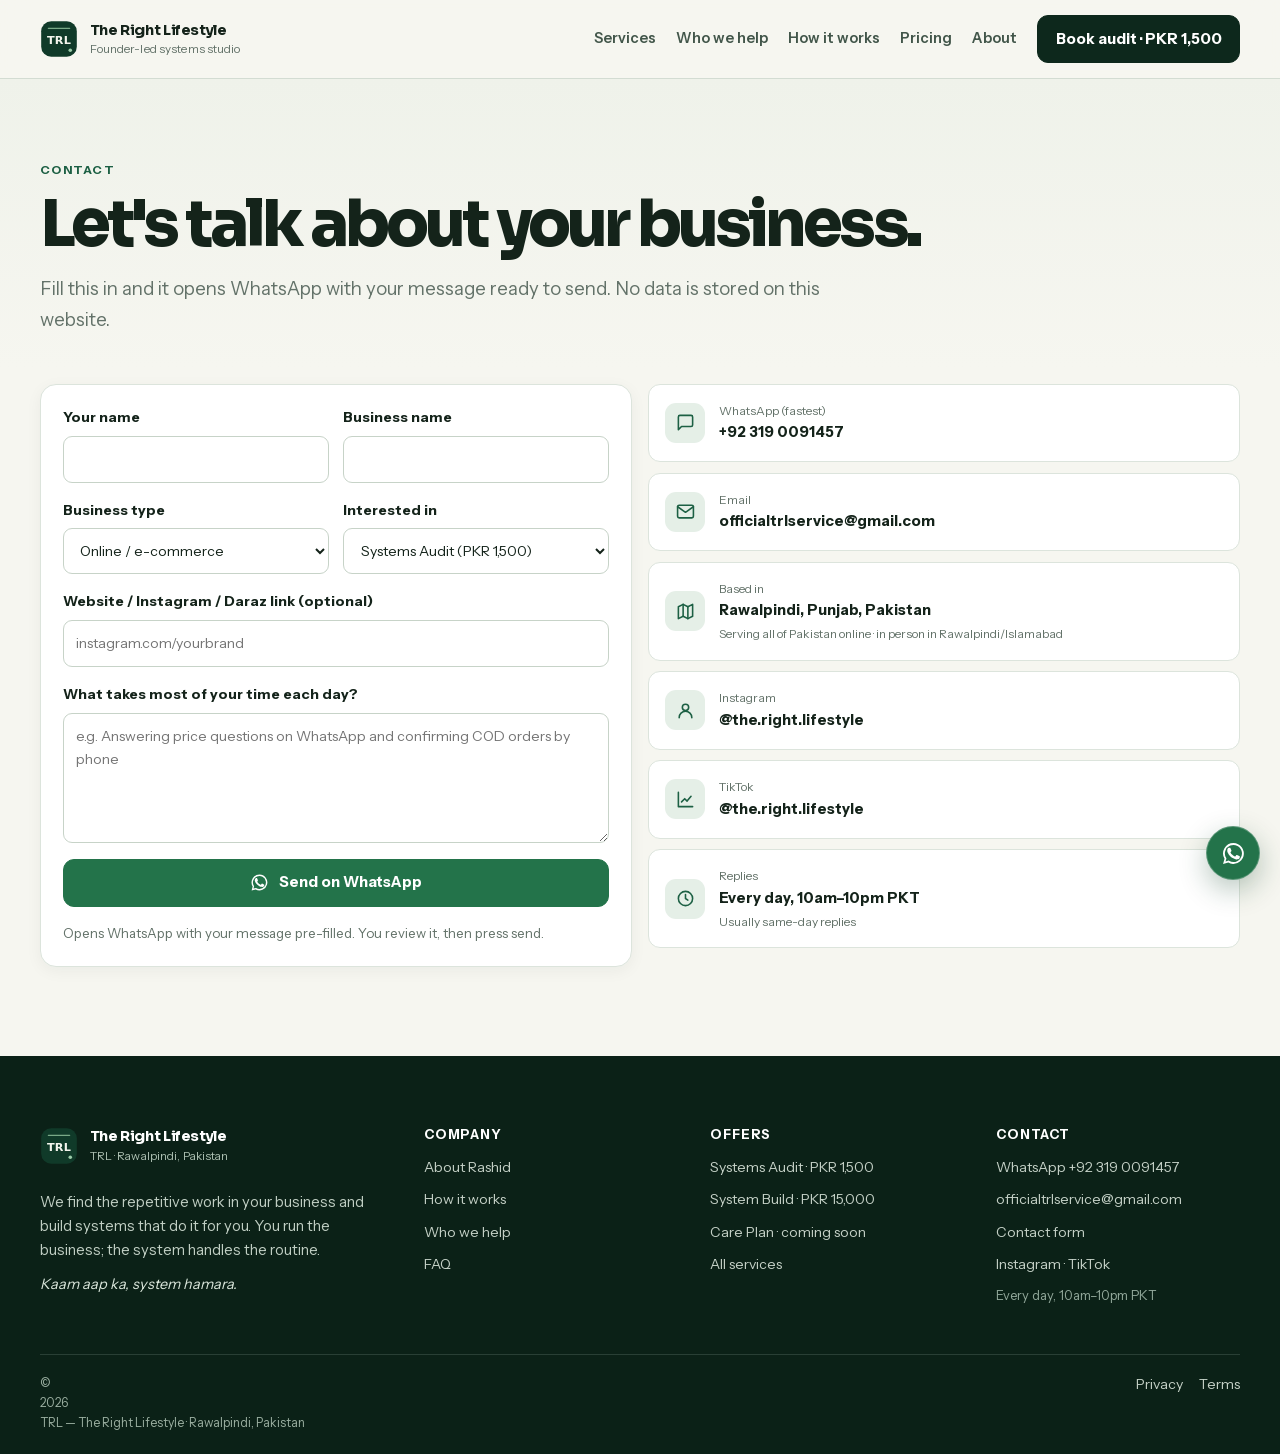
<file: contact.html>
<!doctype html>
<html lang="en">
<head>
<meta charset="utf-8">
<meta name="viewport" content="width=device-width,initial-scale=1,viewport-fit=cover">
<title>Contact · TRL — The Right Lifestyle</title>
<meta name="description" content="Contact TRL on WhatsApp +92 319 0091457 or email officialtrlservice@gmail.com.">
<meta name="robots" content="index,follow,max-image-preview:large">
<meta name="referrer" content="strict-origin-when-cross-origin">
<meta name="theme-color" content="#f6f6f0">
<link rel="canonical" href="https://therightlifestyle.github.io/TheRightLifestyle/contact.html">
<link rel="icon" href="assets/img/favicon.svg" type="image/svg+xml"><link rel="apple-touch-icon" href="assets/img/icon-192.png"><link rel="manifest" href="manifest.webmanifest">
<meta property="og:type" content="website"><meta property="og:site_name" content="TRL — The Right Lifestyle"><meta property="og:locale" content="en_PK">
<meta property="og:title" content="Contact · TRL — The Right Lifestyle"><meta property="og:description" content="Contact TRL on WhatsApp +92 319 0091457 or email officialtrlservice@gmail.com."><meta property="og:url" content="https://therightlifestyle.github.io/TheRightLifestyle/contact.html">
<meta property="og:image" content="https://therightlifestyle.github.io/TheRightLifestyle/assets/img/og-image.png"><meta property="og:image:width" content="1200"><meta property="og:image:height" content="630"><meta property="og:image:alt" content="TRL — practical business systems for WhatsApp enquiries, orders, bookings and follow-ups in Pakistan.">
<meta name="twitter:card" content="summary_large_image"><meta name="twitter:title" content="Contact · TRL — The Right Lifestyle"><meta name="twitter:description" content="Contact TRL on WhatsApp +92 319 0091457 or email officialtrlservice@gmail.com."><meta name="twitter:image" content="https://therightlifestyle.github.io/TheRightLifestyle/assets/img/og-image.png">
<link rel="preload" href="assets/fonts/instrument-sans-latin.woff2" as="font" type="font/woff2" crossorigin>
<link rel="preload" href="assets/fonts/sora-700.woff2" as="font" type="font/woff2" crossorigin>
<link rel="stylesheet" href="assets/css/style.css">
<script type="application/ld+json">{"@context": "https://schema.org", "@type": "ProfessionalService", "name": "TRL \u2014 The Right Lifestyle", "alternateName": "TRL", "url": "https://therightlifestyle.github.io/TheRightLifestyle/", "email": "officialtrlservice@gmail.com", "telephone": "+923190091457", "founder": {"@type": "Person", "name": "Rashid Muhammad Amir"}, "address": {"@type": "PostalAddress", "addressLocality": "Rawalpindi", "addressRegion": "Punjab", "addressCountry": "PK"}, "areaServed": "PK", "sameAs": ["https://www.instagram.com/the.right.lifestyle/", "https://www.tiktok.com/@the.right.lifestyle"], "openingHours": "Mo-Su 10:00-22:00", "priceRange": "PKR 1,500\u201325,000+", "description": "Systems audits and automation for online and local businesses in Pakistan."}</script>
<!-- ANALYTICS SLOT (P3): paste GA4 + Microsoft Clarity snippets here when IDs exist -->
</head>
<body>
<a class="skip" href="#main">Skip to content</a>
<header class="nav">
 <div class="wrap">
  <a class="brand" href="index.html" aria-label="TRL home"><img src="assets/img/favicon.svg" alt="" width="38" height="38"><span><b>The Right Lifestyle</b><small>Founder-led systems studio</small></span></a>
  <nav class="menu" id="menu" aria-label="Main"><a href="services.html">Services</a><a href="who-we-help.html">Who we help</a><a href="how-it-works.html">How it works</a><a href="pricing.html">Pricing</a><a href="about.html">About</a><a class="btn btn-wa" href="https://wa.me/923190091457?text=Hi%20Rashid%2C%20I%27d%20like%20to%20book%20the%20TRL%20Systems%20Audit%20%28PKR%201%2C500%20founding%20price%29.%20My%20business%20is%3A%20" target="_blank" rel="noopener"><svg viewBox="0 0 24 24" fill="currentColor" aria-hidden="true"><path d="M17.5 14.4c-.3-.1-1.8-.9-2-1-.3-.1-.5-.1-.7.1-.2.3-.8 1-.9 1.2-.2.2-.3.2-.6.1-.3-.1-1.3-.5-2.4-1.5-.9-.8-1.5-1.8-1.7-2.1-.2-.3 0-.5.1-.6l.4-.5c.2-.2.2-.3.3-.5.1-.2 0-.4 0-.5l-.9-2.2c-.2-.6-.5-.5-.7-.5h-.6c-.2 0-.5.1-.8.4-.3.3-1 1-1 2.5s1.1 2.9 1.2 3.1c.1.2 2.1 3.2 5.1 4.5.7.3 1.3.5 1.7.6.7.2 1.4.2 1.9.1.6-.1 1.8-.7 2-1.4.2-.7.2-1.3.2-1.4-.1-.2-.3-.3-.6-.4zM12 2a10 10 0 0 0-8.6 15.1L2 22l5-1.3A10 10 0 1 0 12 2zm0 18.2c-1.5 0-3-.4-4.3-1.2l-.3-.2-3 .8.8-2.9-.2-.3A8.2 8.2 0 1 1 12 20.2z"/></svg> Book audit · PKR 1,500</a></nav>
  <a class="btn btn-p nav-cta" href="https://wa.me/923190091457?text=Hi%20Rashid%2C%20I%27d%20like%20to%20book%20the%20TRL%20Systems%20Audit%20%28PKR%201%2C500%20founding%20price%29.%20My%20business%20is%3A%20" target="_blank" rel="noopener">Book audit · PKR 1,500</a>
  <button class="burger" aria-label="Open menu" aria-expanded="false" aria-controls="menu"><span></span></button>
 </div>
</header>
<main id="main">
<section class="phero"><div class="wrap"><span class="eyebrow">Contact</span><h1>Let's talk about your business.</h1><p class="lead">Fill this in and it opens WhatsApp with your message ready to send. No data is stored on this website.</p></div></section>
<section class="sec sec-tight"><div class="wrap"><div class="g2 contact-layout">
<form class="card form rv" id="waform">
 <div class="row"><label>Your name<input name="name" required autocomplete="name"></label><label>Business name<input name="business" required></label></div>
 <div class="row"><label>Business type<select name="type"><option>Online / e-commerce</option><option>Daraz / marketplace seller</option><option>Coach / academy / courses</option><option>Agency / freelancer</option><option>Shop / boutique / showroom</option><option>Clinic / salon / gym</option><option>Restaurant / food</option><option>School / tuition</option><option>Real estate</option><option>Other service</option></select></label>
 <label>Interested in<select name="interest"><option>Systems Audit (PKR 1,500)</option><option>System Build (PKR 15,000)</option><option>Care Plan waitlist</option><option>Not sure yet</option></select></label></div>
 <label>Website / Instagram / Daraz link (optional)<input name="link" type="text" placeholder="instagram.com/yourbrand"></label>
 <label>What takes most of your time each day?<textarea name="pain" required placeholder="e.g. Answering price questions on WhatsApp and confirming COD orders by phone"></textarea></label>
 <button class="btn btn-wa" type="submit"><svg viewBox="0 0 24 24" fill="currentColor" aria-hidden="true"><path d="M17.5 14.4c-.3-.1-1.8-.9-2-1-.3-.1-.5-.1-.7.1-.2.3-.8 1-.9 1.2-.2.2-.3.2-.6.1-.3-.1-1.3-.5-2.4-1.5-.9-.8-1.5-1.8-1.7-2.1-.2-.3 0-.5.1-.6l.4-.5c.2-.2.2-.3.3-.5.1-.2 0-.4 0-.5l-.9-2.2c-.2-.6-.5-.5-.7-.5h-.6c-.2 0-.5.1-.8.4-.3.3-1 1-1 2.5s1.1 2.9 1.2 3.1c.1.2 2.1 3.2 5.1 4.5.7.3 1.3.5 1.7.6.7.2 1.4.2 1.9.1.6-.1 1.8-.7 2-1.4.2-.7.2-1.3.2-1.4-.1-.2-.3-.3-.6-.4zM12 2a10 10 0 0 0-8.6 15.1L2 22l5-1.3A10 10 0 1 0 12 2zm0 18.2c-1.5 0-3-.4-4.3-1.2l-.3-.2-3 .8.8-2.9-.2-.3A8.2 8.2 0 1 1 12 20.2z"/></svg> Send on WhatsApp</button>
 <p class="muted">Opens WhatsApp with your message pre-filled. You review it, then press send.</p>
</form>
<div class="rv"><div class="clist">
 <a href="https://wa.me/923190091457?text=Assalam%20o%20Alaikum%20Rashid%2C%20I%20found%20TRL%20online.%20I%27d%20like%20to%20talk%20about%20my%20business." target="_blank" rel="noopener"><span class="ic"><svg viewBox="0 0 24 24" fill="none" stroke="currentColor" stroke-width="2" stroke-linecap="round" stroke-linejoin="round" aria-hidden="true"><path d="M21 15a2 2 0 0 1-2 2H7l-4 4V5a2 2 0 0 1 2-2h14a2 2 0 0 1 2 2z"/></svg></span><span><small>WhatsApp (fastest)</small><b>+92 319 0091457</b></span></a>
 <a href="mailto:officialtrlservice@gmail.com"><span class="ic"><svg viewBox="0 0 24 24" fill="none" stroke="currentColor" stroke-width="2" stroke-linecap="round" stroke-linejoin="round" aria-hidden="true"><rect x="2" y="4" width="20" height="16" rx="2"/><path d="m22 6-10 7L2 6"/></svg></span><span><small>Email</small><b>officialtrlservice@gmail.com</b></span></a>
 <div><span class="ic"><svg viewBox="0 0 24 24" fill="none" stroke="currentColor" stroke-width="2" stroke-linecap="round" stroke-linejoin="round" aria-hidden="true"><path d="M9 3 3 6v15l6-3 6 3 6-3V3l-6 3z"/><path d="M9 3v15M15 6v15"/></svg></span><span><small>Based in</small><b>Rawalpindi, Punjab, Pakistan</b><small>Serving all of Pakistan online · in person in Rawalpindi/Islamabad</small></span></div>
 <a href="https://www.instagram.com/the.right.lifestyle/" target="_blank" rel="noopener"><span class="ic"><svg viewBox="0 0 24 24" fill="none" stroke="currentColor" stroke-width="2" stroke-linecap="round" stroke-linejoin="round" aria-hidden="true"><circle cx="12" cy="8" r="4"/><path d="M4 21a8 8 0 0 1 16 0"/></svg></span><span><small>Instagram</small><b>@the.right.lifestyle</b></span></a>
 <a href="https://www.tiktok.com/@the.right.lifestyle" target="_blank" rel="noopener"><span class="ic"><svg viewBox="0 0 24 24" fill="none" stroke="currentColor" stroke-width="2" stroke-linecap="round" stroke-linejoin="round" aria-hidden="true"><path d="M3 3v18h18"/><path d="m7 15 4-4 3 3 5-6"/></svg></span><span><small>TikTok</small><b>@the.right.lifestyle</b></span></a>
 <div><span class="ic"><svg viewBox="0 0 24 24" fill="none" stroke="currentColor" stroke-width="2" stroke-linecap="round" stroke-linejoin="round" aria-hidden="true"><circle cx="12" cy="12" r="9"/><path d="M12 7v5l3 2"/></svg></span><span><small>Replies</small><b>Every day, 10am–10pm PKT</b><small>Usually same-day replies</small></span></div>
</div></div>
</div></div></section>
</main>
<footer class="foot on-dark">
 <div class="wrap">
  <div class="foot-grid">
   <div>
    <a class="brand" href="index.html"><img src="assets/img/favicon.svg" alt="" width="36" height="36"><span><b>The Right Lifestyle</b><small>TRL · Rawalpindi, Pakistan</small></span></a>
    <p class="foot-intro">We find the repetitive work in your business and build systems that do it for you. You run the business; the system handles the routine.</p>
    <p class="foot-signoff"><i>Kaam aap ka, system hamara.</i></p>
   </div>
   <div><h4>Company</h4><ul><li><a href="about.html">About Rashid</a></li><li><a href="how-it-works.html">How it works</a></li><li><a href="who-we-help.html">Who we help</a></li><li><a href="faq.html">FAQ</a></li></ul></div>
   <div><h4>Offers</h4><ul><li><a href="pricing.html#audit">Systems Audit · PKR 1,500</a></li><li><a href="pricing.html#build">System Build · PKR 15,000</a></li><li><a href="pricing.html#care">Care Plan · coming soon</a></li><li><a href="services.html">All services</a></li></ul></div>
   <div><h4>Contact</h4><ul><li><a href="https://wa.me/923190091457?text=Assalam%20o%20Alaikum%20Rashid%2C%20I%20found%20TRL%20online.%20I%27d%20like%20to%20talk%20about%20my%20business." target="_blank" rel="noopener">WhatsApp +92 319 0091457</a></li><li><a href="mailto:officialtrlservice@gmail.com">officialtrlservice@gmail.com</a></li><li><a href="contact.html">Contact form</a></li><li><a href="https://www.instagram.com/the.right.lifestyle/" target="_blank" rel="noopener">Instagram</a> · <a href="https://www.tiktok.com/@the.right.lifestyle" target="_blank" rel="noopener">TikTok</a></li><li class="foot-hours">Every day, 10am–10pm PKT</li></ul></div>
  </div>
  <div class="foot-b"><span>© <span id="yr">2026</span> TRL — The Right Lifestyle · Rawalpindi, Pakistan</span><span><a href="privacy.html">Privacy</a><a href="terms.html">Terms</a></span></div>
 </div>
</footer>
<a class="fab" href="https://wa.me/923190091457?text=Assalam%20o%20Alaikum%20Rashid%2C%20I%20found%20TRL%20online.%20I%27d%20like%20to%20talk%20about%20my%20business." target="_blank" rel="noopener" aria-label="Chat with TRL on WhatsApp"><svg viewBox="0 0 24 24" fill="currentColor" aria-hidden="true"><path d="M17.5 14.4c-.3-.1-1.8-.9-2-1-.3-.1-.5-.1-.7.1-.2.3-.8 1-.9 1.2-.2.2-.3.2-.6.1-.3-.1-1.3-.5-2.4-1.5-.9-.8-1.5-1.8-1.7-2.1-.2-.3 0-.5.1-.6l.4-.5c.2-.2.2-.3.3-.5.1-.2 0-.4 0-.5l-.9-2.2c-.2-.6-.5-.5-.7-.5h-.6c-.2 0-.5.1-.8.4-.3.3-1 1-1 2.5s1.1 2.9 1.2 3.1c.1.2 2.1 3.2 5.1 4.5.7.3 1.3.5 1.7.6.7.2 1.4.2 1.9.1.6-.1 1.8-.7 2-1.4.2-.7.2-1.3.2-1.4-.1-.2-.3-.3-.6-.4zM12 2a10 10 0 0 0-8.6 15.1L2 22l5-1.3A10 10 0 1 0 12 2zm0 18.2c-1.5 0-3-.4-4.3-1.2l-.3-.2-3 .8.8-2.9-.2-.3A8.2 8.2 0 1 1 12 20.2z"/></svg></a>
<script src="assets/js/main.js" defer></script>
</body>
</html>
</file>
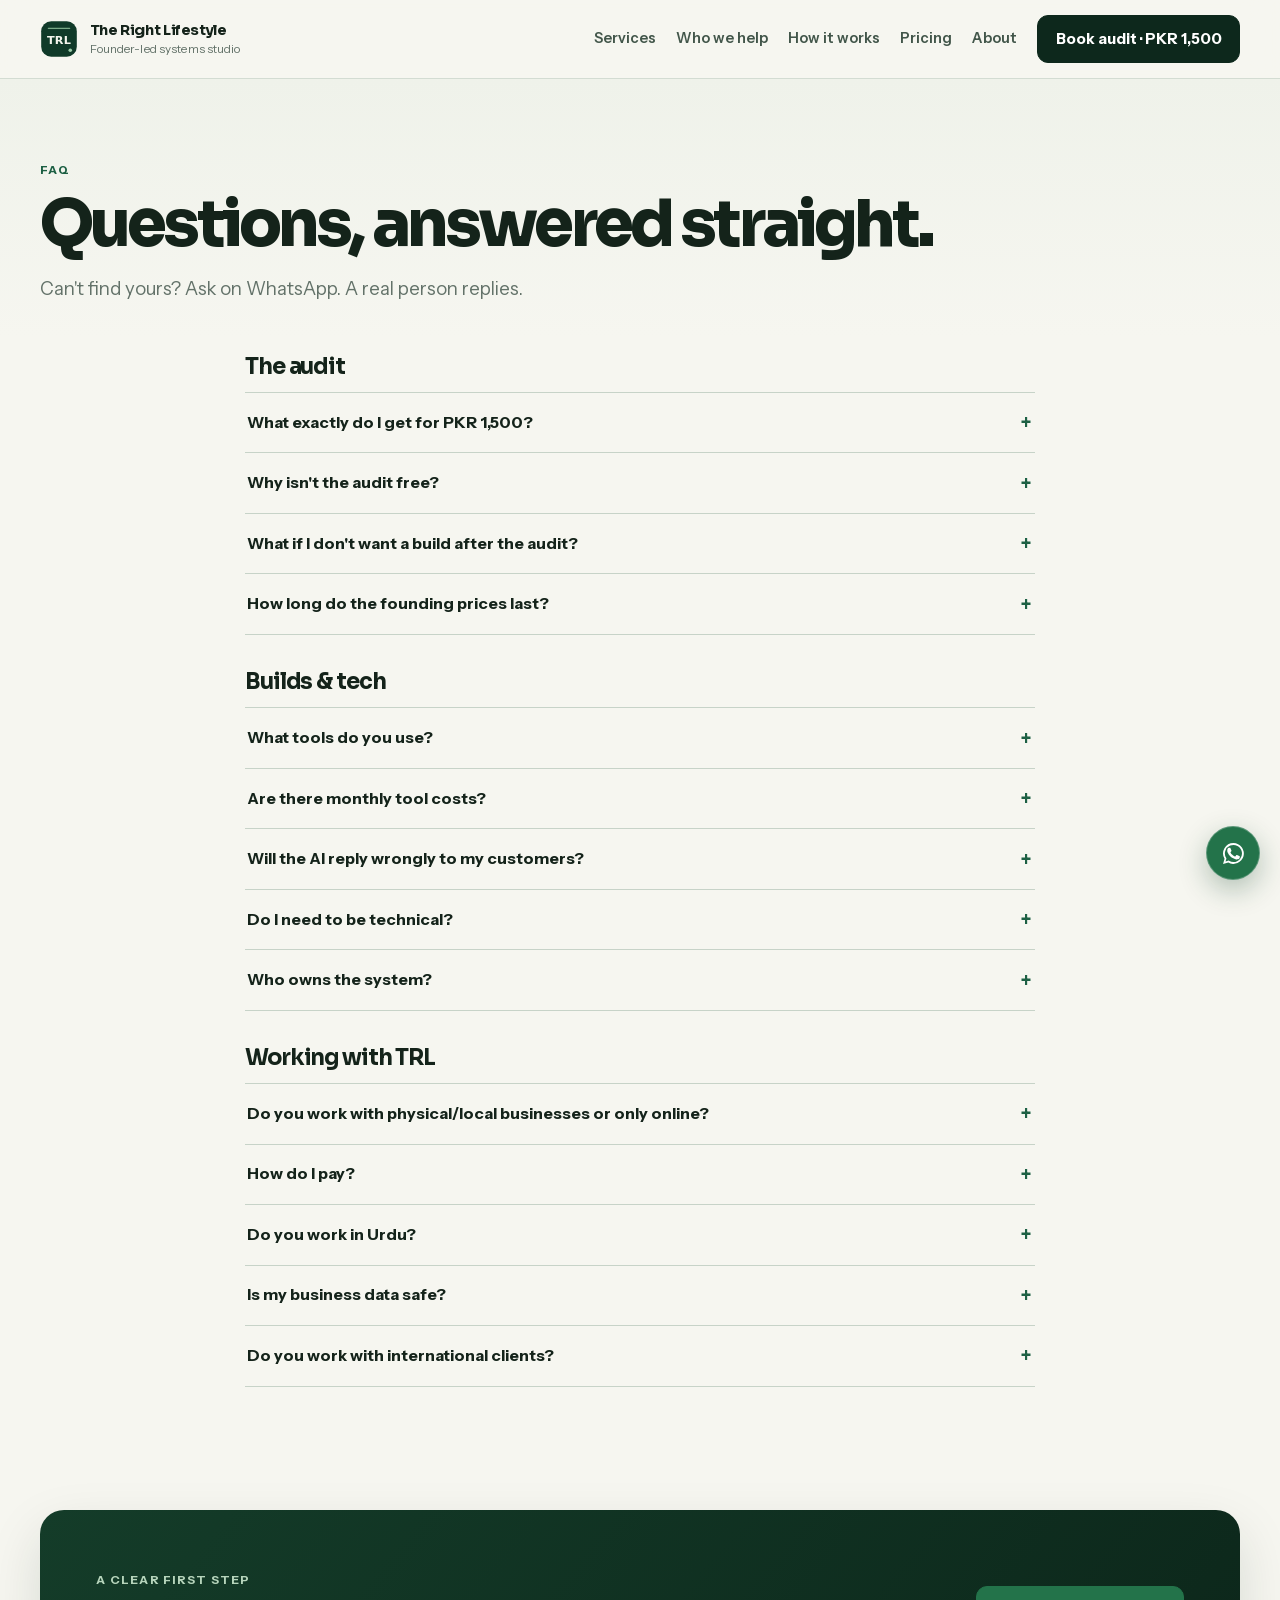
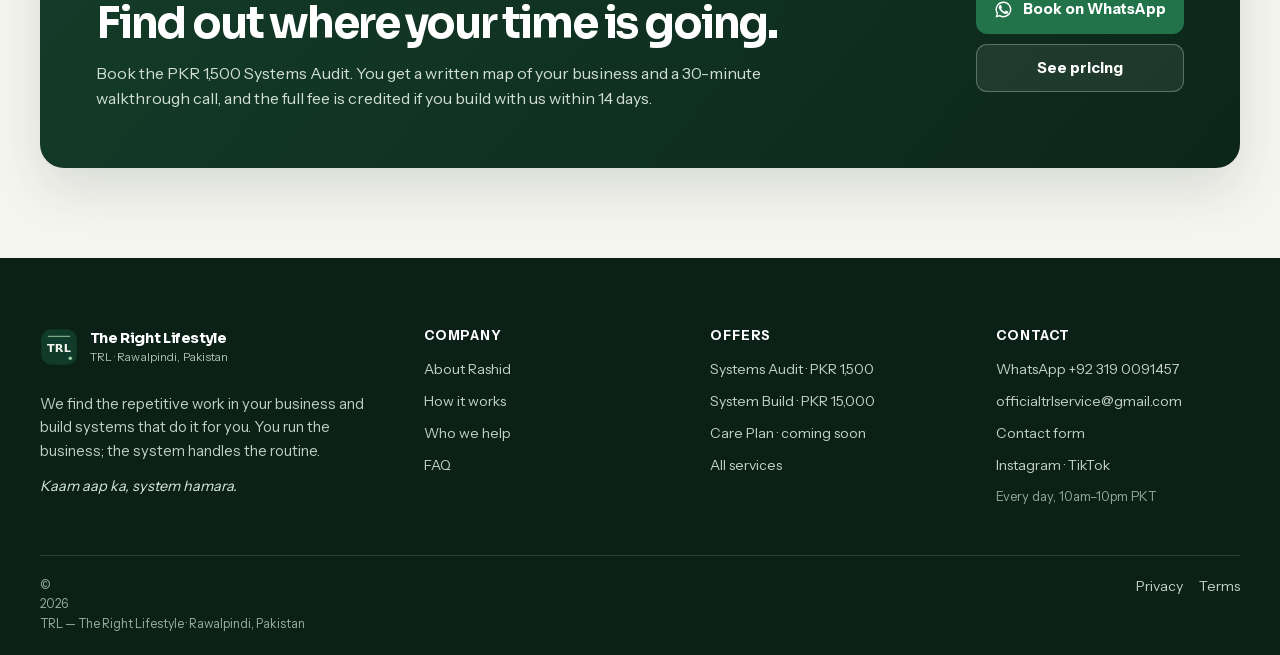
<file: faq.html>
<!doctype html>
<html lang="en">
<head>
<meta charset="utf-8">
<meta name="viewport" content="width=device-width,initial-scale=1,viewport-fit=cover">
<title>FAQ · TRL — The Right Lifestyle</title>
<meta name="description" content="Answers about the TRL audit, builds, tools, payment, data safety and working in Urdu.">
<meta name="robots" content="index,follow,max-image-preview:large">
<meta name="referrer" content="strict-origin-when-cross-origin">
<meta name="theme-color" content="#f6f6f0">
<link rel="canonical" href="https://therightlifestyle.github.io/TheRightLifestyle/faq.html">
<link rel="icon" href="assets/img/favicon.svg" type="image/svg+xml"><link rel="apple-touch-icon" href="assets/img/icon-192.png"><link rel="manifest" href="manifest.webmanifest">
<meta property="og:type" content="website"><meta property="og:site_name" content="TRL — The Right Lifestyle"><meta property="og:locale" content="en_PK">
<meta property="og:title" content="FAQ · TRL — The Right Lifestyle"><meta property="og:description" content="Answers about the TRL audit, builds, tools, payment, data safety and working in Urdu."><meta property="og:url" content="https://therightlifestyle.github.io/TheRightLifestyle/faq.html">
<meta property="og:image" content="https://therightlifestyle.github.io/TheRightLifestyle/assets/img/og-image.png"><meta property="og:image:width" content="1200"><meta property="og:image:height" content="630"><meta property="og:image:alt" content="TRL — practical business systems for WhatsApp enquiries, orders, bookings and follow-ups in Pakistan.">
<meta name="twitter:card" content="summary_large_image"><meta name="twitter:title" content="FAQ · TRL — The Right Lifestyle"><meta name="twitter:description" content="Answers about the TRL audit, builds, tools, payment, data safety and working in Urdu."><meta name="twitter:image" content="https://therightlifestyle.github.io/TheRightLifestyle/assets/img/og-image.png">
<link rel="preload" href="assets/fonts/instrument-sans-latin.woff2" as="font" type="font/woff2" crossorigin>
<link rel="preload" href="assets/fonts/sora-700.woff2" as="font" type="font/woff2" crossorigin>
<link rel="stylesheet" href="assets/css/style.css">
<script type="application/ld+json">{"@context": "https://schema.org", "@type": "ProfessionalService", "name": "TRL \u2014 The Right Lifestyle", "alternateName": "TRL", "url": "https://therightlifestyle.github.io/TheRightLifestyle/", "email": "officialtrlservice@gmail.com", "telephone": "+923190091457", "founder": {"@type": "Person", "name": "Rashid Muhammad Amir"}, "address": {"@type": "PostalAddress", "addressLocality": "Rawalpindi", "addressRegion": "Punjab", "addressCountry": "PK"}, "areaServed": "PK", "sameAs": ["https://www.instagram.com/the.right.lifestyle/", "https://www.tiktok.com/@the.right.lifestyle"], "openingHours": "Mo-Su 10:00-22:00", "priceRange": "PKR 1,500\u201325,000+", "description": "Systems audits and automation for online and local businesses in Pakistan."}</script>
<!-- ANALYTICS SLOT (P3): paste GA4 + Microsoft Clarity snippets here when IDs exist -->
</head>
<body>
<a class="skip" href="#main">Skip to content</a>
<header class="nav">
 <div class="wrap">
  <a class="brand" href="index.html" aria-label="TRL home"><img src="assets/img/favicon.svg" alt="" width="38" height="38"><span><b>The Right Lifestyle</b><small>Founder-led systems studio</small></span></a>
  <nav class="menu" id="menu" aria-label="Main"><a href="services.html">Services</a><a href="who-we-help.html">Who we help</a><a href="how-it-works.html">How it works</a><a href="pricing.html">Pricing</a><a href="about.html">About</a><a class="btn btn-wa" href="https://wa.me/923190091457?text=Hi%20Rashid%2C%20I%27d%20like%20to%20book%20the%20TRL%20Systems%20Audit%20%28PKR%201%2C500%20founding%20price%29.%20My%20business%20is%3A%20" target="_blank" rel="noopener"><svg viewBox="0 0 24 24" fill="currentColor" aria-hidden="true"><path d="M17.5 14.4c-.3-.1-1.8-.9-2-1-.3-.1-.5-.1-.7.1-.2.3-.8 1-.9 1.2-.2.2-.3.2-.6.1-.3-.1-1.3-.5-2.4-1.5-.9-.8-1.5-1.8-1.7-2.1-.2-.3 0-.5.1-.6l.4-.5c.2-.2.2-.3.3-.5.1-.2 0-.4 0-.5l-.9-2.2c-.2-.6-.5-.5-.7-.5h-.6c-.2 0-.5.1-.8.4-.3.3-1 1-1 2.5s1.1 2.9 1.2 3.1c.1.2 2.1 3.2 5.1 4.5.7.3 1.3.5 1.7.6.7.2 1.4.2 1.9.1.6-.1 1.8-.7 2-1.4.2-.7.2-1.3.2-1.4-.1-.2-.3-.3-.6-.4zM12 2a10 10 0 0 0-8.6 15.1L2 22l5-1.3A10 10 0 1 0 12 2zm0 18.2c-1.5 0-3-.4-4.3-1.2l-.3-.2-3 .8.8-2.9-.2-.3A8.2 8.2 0 1 1 12 20.2z"/></svg> Book audit · PKR 1,500</a></nav>
  <a class="btn btn-p nav-cta" href="https://wa.me/923190091457?text=Hi%20Rashid%2C%20I%27d%20like%20to%20book%20the%20TRL%20Systems%20Audit%20%28PKR%201%2C500%20founding%20price%29.%20My%20business%20is%3A%20" target="_blank" rel="noopener">Book audit · PKR 1,500</a>
  <button class="burger" aria-label="Open menu" aria-expanded="false" aria-controls="menu"><span></span></button>
 </div>
</header>
<main id="main">
<section class="phero"><div class="wrap"><span class="eyebrow">FAQ</span><h1>Questions, answered straight.</h1><p class="lead">Can't find yours? Ask on WhatsApp. A real person replies.</p></div></section>
<section class="sec sec-tight"><div class="wrap narrow"><div class="faq-group rv"><h2>The audit</h2><div class="faq"><details><summary>What exactly do I get for PKR 1,500?</summary><div><p>A systems map PDF (how work flows through your business today, where work slows down, and the top improvements ranked by likely impact) plus a 30-minute recorded walkthrough call on Google Meet. Delivered within 48 hours of receiving your completed intake.</p></div></details><details><summary>Why isn't the audit free?</summary><div><p>Free audits get ignored, by both sides. A small fee means you get a properly prepared map and we know you're serious. And if you build with us within 14 days, the fee is credited in full.</p></div></details><details><summary>What if I don't want a build after the audit?</summary><div><p>That's fine. The map is yours to keep and use, whether you do it yourself, hire someone else or wait. No pressure, no follow-up spam.</p></div></details><details><summary>How long do the founding prices last?</summary><div><p>For our first 50 clients. After that the audit becomes PKR 3,000 and builds start from PKR 25,000.</p></div></details></div></div><div class="faq-group rv"><h2>Builds & tech</h2><div class="faq"><details><summary>What tools do you use?</summary><div><p>Mostly WhatsApp Business, Google Sheets/Workspace, n8n for automation, and AI models for smart replies. We prefer tools you already use or that are free or cheap to run.</p></div></details><details><summary>Are there monthly tool costs?</summary><div><p>Sometimes. Some tools are free and some have small monthly fees (for example the WhatsApp API or automation hosting). Every cost is listed in your proposal before you agree, with no hidden extras.</p></div></details><details><summary>Will the AI reply wrongly to my customers?</summary><div><p>Assistants only answer from your approved information, are tested before launch, and hand over to a human for anything sensitive like complaints, custom prices or payments.</p></div></details><details><summary>Do I need to be technical?</summary><div><p>No. You explain how your business works; we handle the technical part and give your team a simple guide.</p></div></details><details><summary>Who owns the system?</summary><div><p>You do. Accounts are created in your name, and you get the documentation and access. No lock-in.</p></div></details></div></div><div class="faq-group rv"><h2>Working with TRL</h2><div class="faq"><details><summary>Do you work with physical/local businesses or only online?</summary><div><p>Both. Online and digital businesses anywhere in Pakistan (remotely), and local businesses in Rawalpindi/Islamabad in person or anywhere else online, whether you sell products or services.</p></div></details><details><summary>How do I pay?</summary><div><p>Easypaisa to +92 319 0091457 (Rashid Muhammad Amir), then send the screenshot on WhatsApp for confirmation. Builds: 50% to start, 50% at handover.</p></div></details><details><summary>Do you work in Urdu?</summary><div><p>Yes. Talk to us in English, Urdu or Roman Urdu, and assistants can reply to your customers in Roman Urdu too.</p></div></details><details><summary>Is my business data safe?</summary><div><p>We access your tools through your own accounts with the minimum permissions needed. Never send passwords in chat; we'll show you a safe way to share access. See our Privacy page.</p></div></details><details><summary>Do you work with international clients?</summary><div><p>Right now we focus on Pakistani businesses with PKR pricing. International work will open later. Message us if you're interested.</p></div></details></div></div></div></section>
<script type="application/ld+json">{"@context": "https://schema.org", "@type": "FAQPage", "mainEntity": [{"@type": "Question", "name": "What exactly do I get for PKR 1,500?", "acceptedAnswer": {"@type": "Answer", "text": "A systems map PDF (how work flows through your business today, where work slows down, and the top improvements ranked by likely impact) plus a 30-minute recorded walkthrough call on Google Meet. Delivered within 48 hours of receiving your completed intake."}}, {"@type": "Question", "name": "Why isn't the audit free?", "acceptedAnswer": {"@type": "Answer", "text": "Free audits get ignored, by both sides. A small fee means you get a properly prepared map and we know you're serious. And if you build with us within 14 days, the fee is credited in full."}}, {"@type": "Question", "name": "What if I don't want a build after the audit?", "acceptedAnswer": {"@type": "Answer", "text": "That's fine. The map is yours to keep and use, whether you do it yourself, hire someone else or wait. No pressure, no follow-up spam."}}, {"@type": "Question", "name": "How long do the founding prices last?", "acceptedAnswer": {"@type": "Answer", "text": "For our first 50 clients. After that the audit becomes PKR 3,000 and builds start from PKR 25,000."}}, {"@type": "Question", "name": "What tools do you use?", "acceptedAnswer": {"@type": "Answer", "text": "Mostly WhatsApp Business, Google Sheets/Workspace, n8n for automation, and AI models for smart replies. We prefer tools you already use or that are free or cheap to run."}}, {"@type": "Question", "name": "Are there monthly tool costs?", "acceptedAnswer": {"@type": "Answer", "text": "Sometimes. Some tools are free and some have small monthly fees (for example the WhatsApp API or automation hosting). Every cost is listed in your proposal before you agree, with no hidden extras."}}, {"@type": "Question", "name": "Will the AI reply wrongly to my customers?", "acceptedAnswer": {"@type": "Answer", "text": "Assistants only answer from your approved information, are tested before launch, and hand over to a human for anything sensitive like complaints, custom prices or payments."}}, {"@type": "Question", "name": "Do I need to be technical?", "acceptedAnswer": {"@type": "Answer", "text": "No. You explain how your business works; we handle the technical part and give your team a simple guide."}}, {"@type": "Question", "name": "Who owns the system?", "acceptedAnswer": {"@type": "Answer", "text": "You do. Accounts are created in your name, and you get the documentation and access. No lock-in."}}, {"@type": "Question", "name": "Do you work with physical/local businesses or only online?", "acceptedAnswer": {"@type": "Answer", "text": "Both. Online and digital businesses anywhere in Pakistan (remotely), and local businesses in Rawalpindi/Islamabad in person or anywhere else online, whether you sell products or services."}}, {"@type": "Question", "name": "How do I pay?", "acceptedAnswer": {"@type": "Answer", "text": "Easypaisa to +92 319 0091457 (Rashid Muhammad Amir), then send the screenshot on WhatsApp for confirmation. Builds: 50% to start, 50% at handover."}}, {"@type": "Question", "name": "Do you work in Urdu?", "acceptedAnswer": {"@type": "Answer", "text": "Yes. Talk to us in English, Urdu or Roman Urdu, and assistants can reply to your customers in Roman Urdu too."}}, {"@type": "Question", "name": "Is my business data safe?", "acceptedAnswer": {"@type": "Answer", "text": "We access your tools through your own accounts with the minimum permissions needed. Never send passwords in chat; we'll show you a safe way to share access. See our Privacy page."}}, {"@type": "Question", "name": "Do you work with international clients?", "acceptedAnswer": {"@type": "Answer", "text": "Right now we focus on Pakistani businesses with PKR pricing. International work will open later. Message us if you're interested."}}]}</script>
<section class="sec sec-cta"><div class="wrap"><div class="cta-panel on-dark">
<div class="cta-copy"><span class="eyebrow">A clear first step</span><h2>Find out where your time is going.</h2><p>Book the PKR 1,500 Systems Audit. You get a written map of your business and a 30-minute walkthrough call, and the full fee is credited if you build with us within 14 days.</p></div>
<div class="cta-actions"><a class="btn btn-wa" href="https://wa.me/923190091457?text=Hi%20Rashid%2C%20I%27d%20like%20to%20book%20the%20TRL%20Systems%20Audit%20%28PKR%201%2C500%20founding%20price%29.%20My%20business%20is%3A%20" target="_blank" rel="noopener"><svg viewBox="0 0 24 24" fill="currentColor" aria-hidden="true"><path d="M17.5 14.4c-.3-.1-1.8-.9-2-1-.3-.1-.5-.1-.7.1-.2.3-.8 1-.9 1.2-.2.2-.3.2-.6.1-.3-.1-1.3-.5-2.4-1.5-.9-.8-1.5-1.8-1.7-2.1-.2-.3 0-.5.1-.6l.4-.5c.2-.2.2-.3.3-.5.1-.2 0-.4 0-.5l-.9-2.2c-.2-.6-.5-.5-.7-.5h-.6c-.2 0-.5.1-.8.4-.3.3-1 1-1 2.5s1.1 2.9 1.2 3.1c.1.2 2.1 3.2 5.1 4.5.7.3 1.3.5 1.7.6.7.2 1.4.2 1.9.1.6-.1 1.8-.7 2-1.4.2-.7.2-1.3.2-1.4-.1-.2-.3-.3-.6-.4zM12 2a10 10 0 0 0-8.6 15.1L2 22l5-1.3A10 10 0 1 0 12 2zm0 18.2c-1.5 0-3-.4-4.3-1.2l-.3-.2-3 .8.8-2.9-.2-.3A8.2 8.2 0 1 1 12 20.2z"/></svg> Book on WhatsApp</a><a class="btn btn-ghost" href="pricing.html">See pricing</a></div>
</div></div></section>
</main>
<footer class="foot on-dark">
 <div class="wrap">
  <div class="foot-grid">
   <div>
    <a class="brand" href="index.html"><img src="assets/img/favicon.svg" alt="" width="36" height="36"><span><b>The Right Lifestyle</b><small>TRL · Rawalpindi, Pakistan</small></span></a>
    <p class="foot-intro">We find the repetitive work in your business and build systems that do it for you. You run the business; the system handles the routine.</p>
    <p class="foot-signoff"><i>Kaam aap ka, system hamara.</i></p>
   </div>
   <div><h4>Company</h4><ul><li><a href="about.html">About Rashid</a></li><li><a href="how-it-works.html">How it works</a></li><li><a href="who-we-help.html">Who we help</a></li><li><a href="faq.html">FAQ</a></li></ul></div>
   <div><h4>Offers</h4><ul><li><a href="pricing.html#audit">Systems Audit · PKR 1,500</a></li><li><a href="pricing.html#build">System Build · PKR 15,000</a></li><li><a href="pricing.html#care">Care Plan · coming soon</a></li><li><a href="services.html">All services</a></li></ul></div>
   <div><h4>Contact</h4><ul><li><a href="https://wa.me/923190091457?text=Assalam%20o%20Alaikum%20Rashid%2C%20I%20found%20TRL%20online.%20I%27d%20like%20to%20talk%20about%20my%20business." target="_blank" rel="noopener">WhatsApp +92 319 0091457</a></li><li><a href="mailto:officialtrlservice@gmail.com">officialtrlservice@gmail.com</a></li><li><a href="contact.html">Contact form</a></li><li><a href="https://www.instagram.com/the.right.lifestyle/" target="_blank" rel="noopener">Instagram</a> · <a href="https://www.tiktok.com/@the.right.lifestyle" target="_blank" rel="noopener">TikTok</a></li><li class="foot-hours">Every day, 10am–10pm PKT</li></ul></div>
  </div>
  <div class="foot-b"><span>© <span id="yr">2026</span> TRL — The Right Lifestyle · Rawalpindi, Pakistan</span><span><a href="privacy.html">Privacy</a><a href="terms.html">Terms</a></span></div>
 </div>
</footer>
<a class="fab" href="https://wa.me/923190091457?text=Assalam%20o%20Alaikum%20Rashid%2C%20I%20found%20TRL%20online.%20I%27d%20like%20to%20talk%20about%20my%20business." target="_blank" rel="noopener" aria-label="Chat with TRL on WhatsApp"><svg viewBox="0 0 24 24" fill="currentColor" aria-hidden="true"><path d="M17.5 14.4c-.3-.1-1.8-.9-2-1-.3-.1-.5-.1-.7.1-.2.3-.8 1-.9 1.2-.2.2-.3.2-.6.1-.3-.1-1.3-.5-2.4-1.5-.9-.8-1.5-1.8-1.7-2.1-.2-.3 0-.5.1-.6l.4-.5c.2-.2.2-.3.3-.5.1-.2 0-.4 0-.5l-.9-2.2c-.2-.6-.5-.5-.7-.5h-.6c-.2 0-.5.1-.8.4-.3.3-1 1-1 2.5s1.1 2.9 1.2 3.1c.1.2 2.1 3.2 5.1 4.5.7.3 1.3.5 1.7.6.7.2 1.4.2 1.9.1.6-.1 1.8-.7 2-1.4.2-.7.2-1.3.2-1.4-.1-.2-.3-.3-.6-.4zM12 2a10 10 0 0 0-8.6 15.1L2 22l5-1.3A10 10 0 1 0 12 2zm0 18.2c-1.5 0-3-.4-4.3-1.2l-.3-.2-3 .8.8-2.9-.2-.3A8.2 8.2 0 1 1 12 20.2z"/></svg></a>
<script src="assets/js/main.js" defer></script>
</body>
</html>
</file>
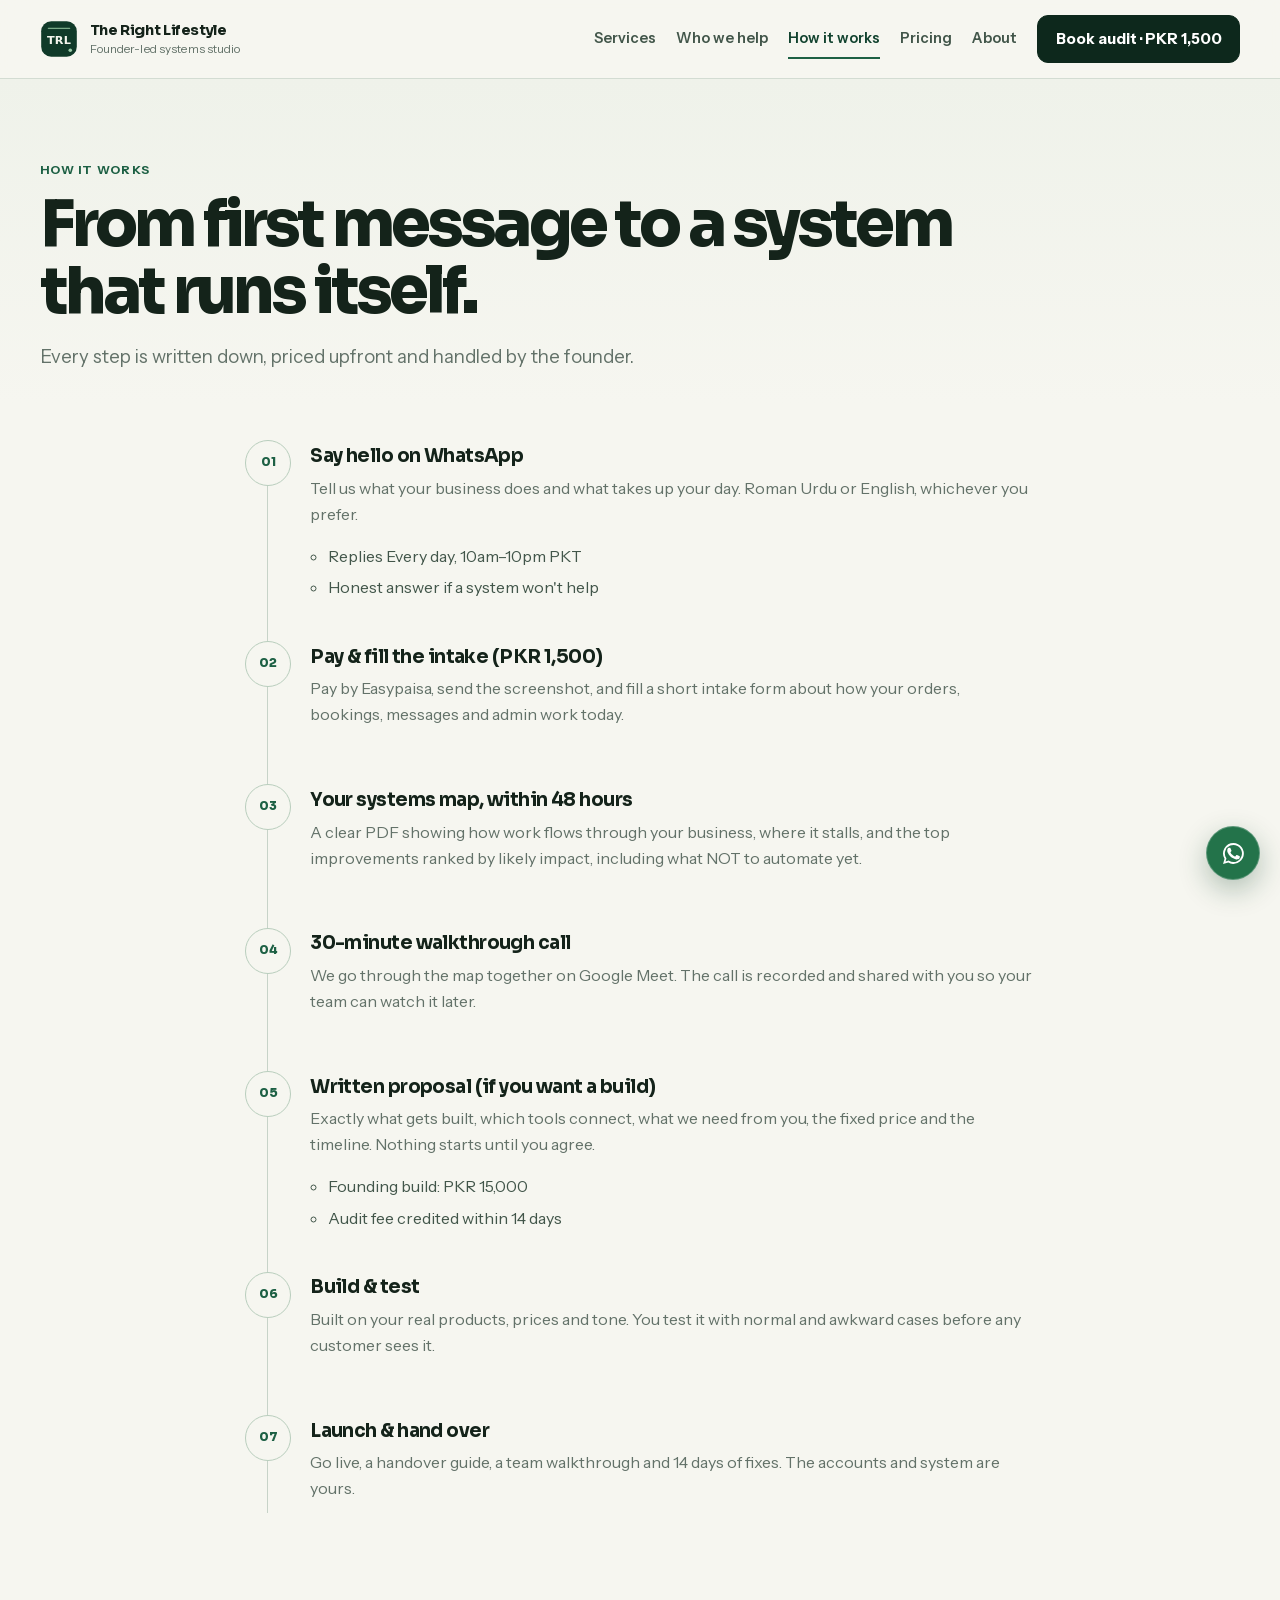
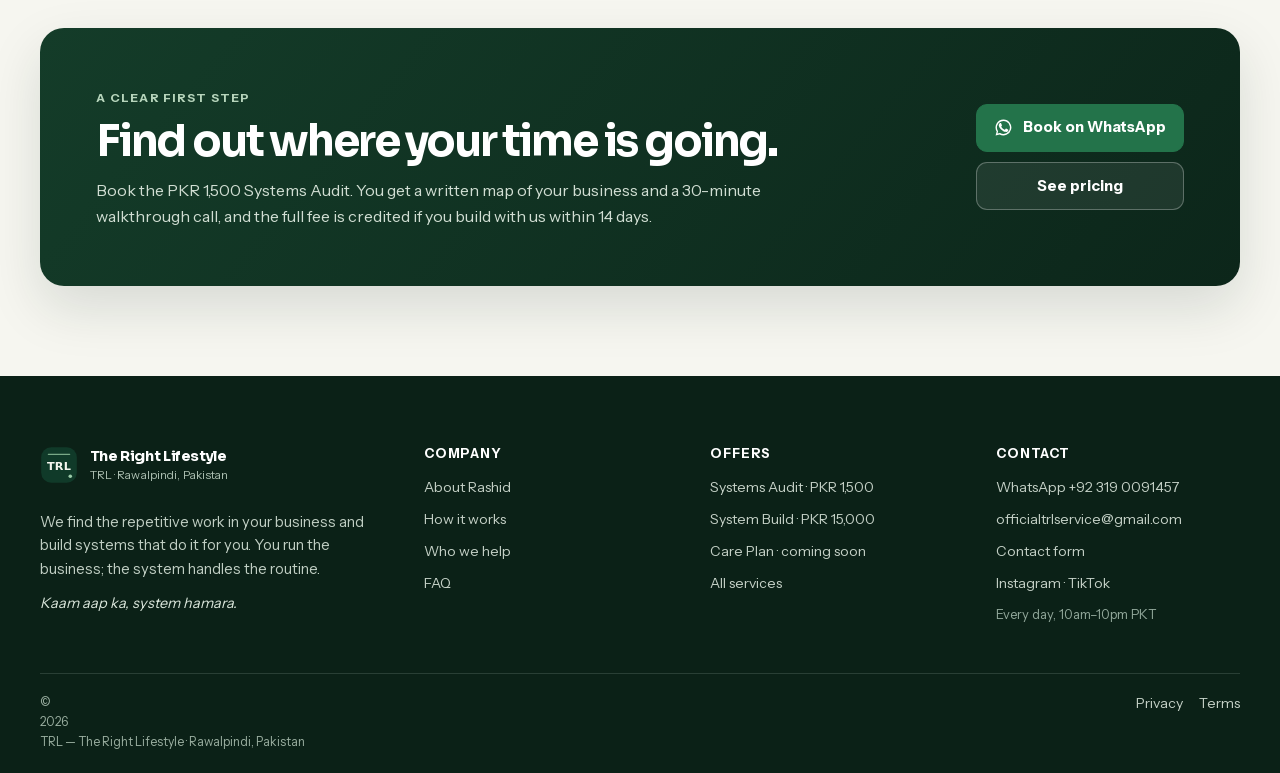
<file: how-it-works.html>
<!doctype html>
<html lang="en">
<head>
<meta charset="utf-8">
<meta name="viewport" content="width=device-width,initial-scale=1,viewport-fit=cover">
<title>How it works · TRL — The Right Lifestyle</title>
<meta name="description" content="From WhatsApp hello to a running system: audit, walkthrough, proposal, build, test and handover.">
<meta name="robots" content="index,follow,max-image-preview:large">
<meta name="referrer" content="strict-origin-when-cross-origin">
<meta name="theme-color" content="#f6f6f0">
<link rel="canonical" href="https://therightlifestyle.github.io/TheRightLifestyle/how-it-works.html">
<link rel="icon" href="assets/img/favicon.svg" type="image/svg+xml"><link rel="apple-touch-icon" href="assets/img/icon-192.png"><link rel="manifest" href="manifest.webmanifest">
<meta property="og:type" content="website"><meta property="og:site_name" content="TRL — The Right Lifestyle"><meta property="og:locale" content="en_PK">
<meta property="og:title" content="How it works · TRL — The Right Lifestyle"><meta property="og:description" content="From WhatsApp hello to a running system: audit, walkthrough, proposal, build, test and handover."><meta property="og:url" content="https://therightlifestyle.github.io/TheRightLifestyle/how-it-works.html">
<meta property="og:image" content="https://therightlifestyle.github.io/TheRightLifestyle/assets/img/og-image.png"><meta property="og:image:width" content="1200"><meta property="og:image:height" content="630"><meta property="og:image:alt" content="TRL — practical business systems for WhatsApp enquiries, orders, bookings and follow-ups in Pakistan.">
<meta name="twitter:card" content="summary_large_image"><meta name="twitter:title" content="How it works · TRL — The Right Lifestyle"><meta name="twitter:description" content="From WhatsApp hello to a running system: audit, walkthrough, proposal, build, test and handover."><meta name="twitter:image" content="https://therightlifestyle.github.io/TheRightLifestyle/assets/img/og-image.png">
<link rel="preload" href="assets/fonts/instrument-sans-latin.woff2" as="font" type="font/woff2" crossorigin>
<link rel="preload" href="assets/fonts/sora-700.woff2" as="font" type="font/woff2" crossorigin>
<link rel="stylesheet" href="assets/css/style.css">
<script type="application/ld+json">{"@context": "https://schema.org", "@type": "ProfessionalService", "name": "TRL \u2014 The Right Lifestyle", "alternateName": "TRL", "url": "https://therightlifestyle.github.io/TheRightLifestyle/", "email": "officialtrlservice@gmail.com", "telephone": "+923190091457", "founder": {"@type": "Person", "name": "Rashid Muhammad Amir"}, "address": {"@type": "PostalAddress", "addressLocality": "Rawalpindi", "addressRegion": "Punjab", "addressCountry": "PK"}, "areaServed": "PK", "sameAs": ["https://www.instagram.com/the.right.lifestyle/", "https://www.tiktok.com/@the.right.lifestyle"], "openingHours": "Mo-Su 10:00-22:00", "priceRange": "PKR 1,500\u201325,000+", "description": "Systems audits and automation for online and local businesses in Pakistan."}</script>
<!-- ANALYTICS SLOT (P3): paste GA4 + Microsoft Clarity snippets here when IDs exist -->
</head>
<body>
<a class="skip" href="#main">Skip to content</a>
<header class="nav">
 <div class="wrap">
  <a class="brand" href="index.html" aria-label="TRL home"><img src="assets/img/favicon.svg" alt="" width="38" height="38"><span><b>The Right Lifestyle</b><small>Founder-led systems studio</small></span></a>
  <nav class="menu" id="menu" aria-label="Main"><a href="services.html">Services</a><a href="who-we-help.html">Who we help</a><a href="how-it-works.html" aria-current="page">How it works</a><a href="pricing.html">Pricing</a><a href="about.html">About</a><a class="btn btn-wa" href="https://wa.me/923190091457?text=Hi%20Rashid%2C%20I%27d%20like%20to%20book%20the%20TRL%20Systems%20Audit%20%28PKR%201%2C500%20founding%20price%29.%20My%20business%20is%3A%20" target="_blank" rel="noopener"><svg viewBox="0 0 24 24" fill="currentColor" aria-hidden="true"><path d="M17.5 14.4c-.3-.1-1.8-.9-2-1-.3-.1-.5-.1-.7.1-.2.3-.8 1-.9 1.2-.2.2-.3.2-.6.1-.3-.1-1.3-.5-2.4-1.5-.9-.8-1.5-1.8-1.7-2.1-.2-.3 0-.5.1-.6l.4-.5c.2-.2.2-.3.3-.5.1-.2 0-.4 0-.5l-.9-2.2c-.2-.6-.5-.5-.7-.5h-.6c-.2 0-.5.1-.8.4-.3.3-1 1-1 2.5s1.1 2.9 1.2 3.1c.1.2 2.1 3.2 5.1 4.5.7.3 1.3.5 1.7.6.7.2 1.4.2 1.9.1.6-.1 1.8-.7 2-1.4.2-.7.2-1.3.2-1.4-.1-.2-.3-.3-.6-.4zM12 2a10 10 0 0 0-8.6 15.1L2 22l5-1.3A10 10 0 1 0 12 2zm0 18.2c-1.5 0-3-.4-4.3-1.2l-.3-.2-3 .8.8-2.9-.2-.3A8.2 8.2 0 1 1 12 20.2z"/></svg> Book audit · PKR 1,500</a></nav>
  <a class="btn btn-p nav-cta" href="https://wa.me/923190091457?text=Hi%20Rashid%2C%20I%27d%20like%20to%20book%20the%20TRL%20Systems%20Audit%20%28PKR%201%2C500%20founding%20price%29.%20My%20business%20is%3A%20" target="_blank" rel="noopener">Book audit · PKR 1,500</a>
  <button class="burger" aria-label="Open menu" aria-expanded="false" aria-controls="menu"><span></span></button>
 </div>
</header>
<main id="main">
<section class="phero"><div class="wrap"><span class="eyebrow">How it works</span><h1>From first message to a system that runs itself.</h1><p class="lead">Every step is written down, priced upfront and handled by the founder.</p></div></section>
<section class="sec sec-tight"><div class="wrap narrow"><ol class="tl">
<li class="rv"><span class="n">01</span><div><h3>Say hello on WhatsApp</h3><p>Tell us what your business does and what takes up your day. Roman Urdu or English, whichever you prefer.</p><ul><li>Replies Every day, 10am–10pm PKT</li><li>Honest answer if a system won't help</li></ul></div></li>
<li class="rv"><span class="n">02</span><div><h3>Pay &amp; fill the intake (PKR 1,500)</h3><p>Pay by Easypaisa, send the screenshot, and fill a short intake form about how your orders, bookings, messages and admin work today.</p></div></li>
<li class="rv"><span class="n">03</span><div><h3>Your systems map, within 48 hours</h3><p>A clear PDF showing how work flows through your business, where it stalls, and the top improvements ranked by likely impact, including what NOT to automate yet.</p></div></li>
<li class="rv"><span class="n">04</span><div><h3>30-minute walkthrough call</h3><p>We go through the map together on Google Meet. The call is recorded and shared with you so your team can watch it later.</p></div></li>
<li class="rv"><span class="n">05</span><div><h3>Written proposal (if you want a build)</h3><p>Exactly what gets built, which tools connect, what we need from you, the fixed price and the timeline. Nothing starts until you agree.</p><ul><li>Founding build: PKR 15,000</li><li>Audit fee credited within 14 days</li></ul></div></li>
<li class="rv"><span class="n">06</span><div><h3>Build &amp; test</h3><p>Built on your real products, prices and tone. You test it with normal and awkward cases before any customer sees it.</p></div></li>
<li class="rv"><span class="n">07</span><div><h3>Launch &amp; hand over</h3><p>Go live, a handover guide, a team walkthrough and 14 days of fixes. The accounts and system are yours.</p></div></li>
</ol></div></section>
<section class="sec sec-cta"><div class="wrap"><div class="cta-panel on-dark">
<div class="cta-copy"><span class="eyebrow">A clear first step</span><h2>Find out where your time is going.</h2><p>Book the PKR 1,500 Systems Audit. You get a written map of your business and a 30-minute walkthrough call, and the full fee is credited if you build with us within 14 days.</p></div>
<div class="cta-actions"><a class="btn btn-wa" href="https://wa.me/923190091457?text=Hi%20Rashid%2C%20I%27d%20like%20to%20book%20the%20TRL%20Systems%20Audit%20%28PKR%201%2C500%20founding%20price%29.%20My%20business%20is%3A%20" target="_blank" rel="noopener"><svg viewBox="0 0 24 24" fill="currentColor" aria-hidden="true"><path d="M17.5 14.4c-.3-.1-1.8-.9-2-1-.3-.1-.5-.1-.7.1-.2.3-.8 1-.9 1.2-.2.2-.3.2-.6.1-.3-.1-1.3-.5-2.4-1.5-.9-.8-1.5-1.8-1.7-2.1-.2-.3 0-.5.1-.6l.4-.5c.2-.2.2-.3.3-.5.1-.2 0-.4 0-.5l-.9-2.2c-.2-.6-.5-.5-.7-.5h-.6c-.2 0-.5.1-.8.4-.3.3-1 1-1 2.5s1.1 2.9 1.2 3.1c.1.2 2.1 3.2 5.1 4.5.7.3 1.3.5 1.7.6.7.2 1.4.2 1.9.1.6-.1 1.8-.7 2-1.4.2-.7.2-1.3.2-1.4-.1-.2-.3-.3-.6-.4zM12 2a10 10 0 0 0-8.6 15.1L2 22l5-1.3A10 10 0 1 0 12 2zm0 18.2c-1.5 0-3-.4-4.3-1.2l-.3-.2-3 .8.8-2.9-.2-.3A8.2 8.2 0 1 1 12 20.2z"/></svg> Book on WhatsApp</a><a class="btn btn-ghost" href="pricing.html">See pricing</a></div>
</div></div></section>

</main>
<footer class="foot on-dark">
 <div class="wrap">
  <div class="foot-grid">
   <div>
    <a class="brand" href="index.html"><img src="assets/img/favicon.svg" alt="" width="36" height="36"><span><b>The Right Lifestyle</b><small>TRL · Rawalpindi, Pakistan</small></span></a>
    <p class="foot-intro">We find the repetitive work in your business and build systems that do it for you. You run the business; the system handles the routine.</p>
    <p class="foot-signoff"><i>Kaam aap ka, system hamara.</i></p>
   </div>
   <div><h4>Company</h4><ul><li><a href="about.html">About Rashid</a></li><li><a href="how-it-works.html">How it works</a></li><li><a href="who-we-help.html">Who we help</a></li><li><a href="faq.html">FAQ</a></li></ul></div>
   <div><h4>Offers</h4><ul><li><a href="pricing.html#audit">Systems Audit · PKR 1,500</a></li><li><a href="pricing.html#build">System Build · PKR 15,000</a></li><li><a href="pricing.html#care">Care Plan · coming soon</a></li><li><a href="services.html">All services</a></li></ul></div>
   <div><h4>Contact</h4><ul><li><a href="https://wa.me/923190091457?text=Assalam%20o%20Alaikum%20Rashid%2C%20I%20found%20TRL%20online.%20I%27d%20like%20to%20talk%20about%20my%20business." target="_blank" rel="noopener">WhatsApp +92 319 0091457</a></li><li><a href="mailto:officialtrlservice@gmail.com">officialtrlservice@gmail.com</a></li><li><a href="contact.html">Contact form</a></li><li><a href="https://www.instagram.com/the.right.lifestyle/" target="_blank" rel="noopener">Instagram</a> · <a href="https://www.tiktok.com/@the.right.lifestyle" target="_blank" rel="noopener">TikTok</a></li><li class="foot-hours">Every day, 10am–10pm PKT</li></ul></div>
  </div>
  <div class="foot-b"><span>© <span id="yr">2026</span> TRL — The Right Lifestyle · Rawalpindi, Pakistan</span><span><a href="privacy.html">Privacy</a><a href="terms.html">Terms</a></span></div>
 </div>
</footer>
<a class="fab" href="https://wa.me/923190091457?text=Assalam%20o%20Alaikum%20Rashid%2C%20I%20found%20TRL%20online.%20I%27d%20like%20to%20talk%20about%20my%20business." target="_blank" rel="noopener" aria-label="Chat with TRL on WhatsApp"><svg viewBox="0 0 24 24" fill="currentColor" aria-hidden="true"><path d="M17.5 14.4c-.3-.1-1.8-.9-2-1-.3-.1-.5-.1-.7.1-.2.3-.8 1-.9 1.2-.2.2-.3.2-.6.1-.3-.1-1.3-.5-2.4-1.5-.9-.8-1.5-1.8-1.7-2.1-.2-.3 0-.5.1-.6l.4-.5c.2-.2.2-.3.3-.5.1-.2 0-.4 0-.5l-.9-2.2c-.2-.6-.5-.5-.7-.5h-.6c-.2 0-.5.1-.8.4-.3.3-1 1-1 2.5s1.1 2.9 1.2 3.1c.1.2 2.1 3.2 5.1 4.5.7.3 1.3.5 1.7.6.7.2 1.4.2 1.9.1.6-.1 1.8-.7 2-1.4.2-.7.2-1.3.2-1.4-.1-.2-.3-.3-.6-.4zM12 2a10 10 0 0 0-8.6 15.1L2 22l5-1.3A10 10 0 1 0 12 2zm0 18.2c-1.5 0-3-.4-4.3-1.2l-.3-.2-3 .8.8-2.9-.2-.3A8.2 8.2 0 1 1 12 20.2z"/></svg></a>
<script src="assets/js/main.js" defer></script>
</body>
</html>
</file>
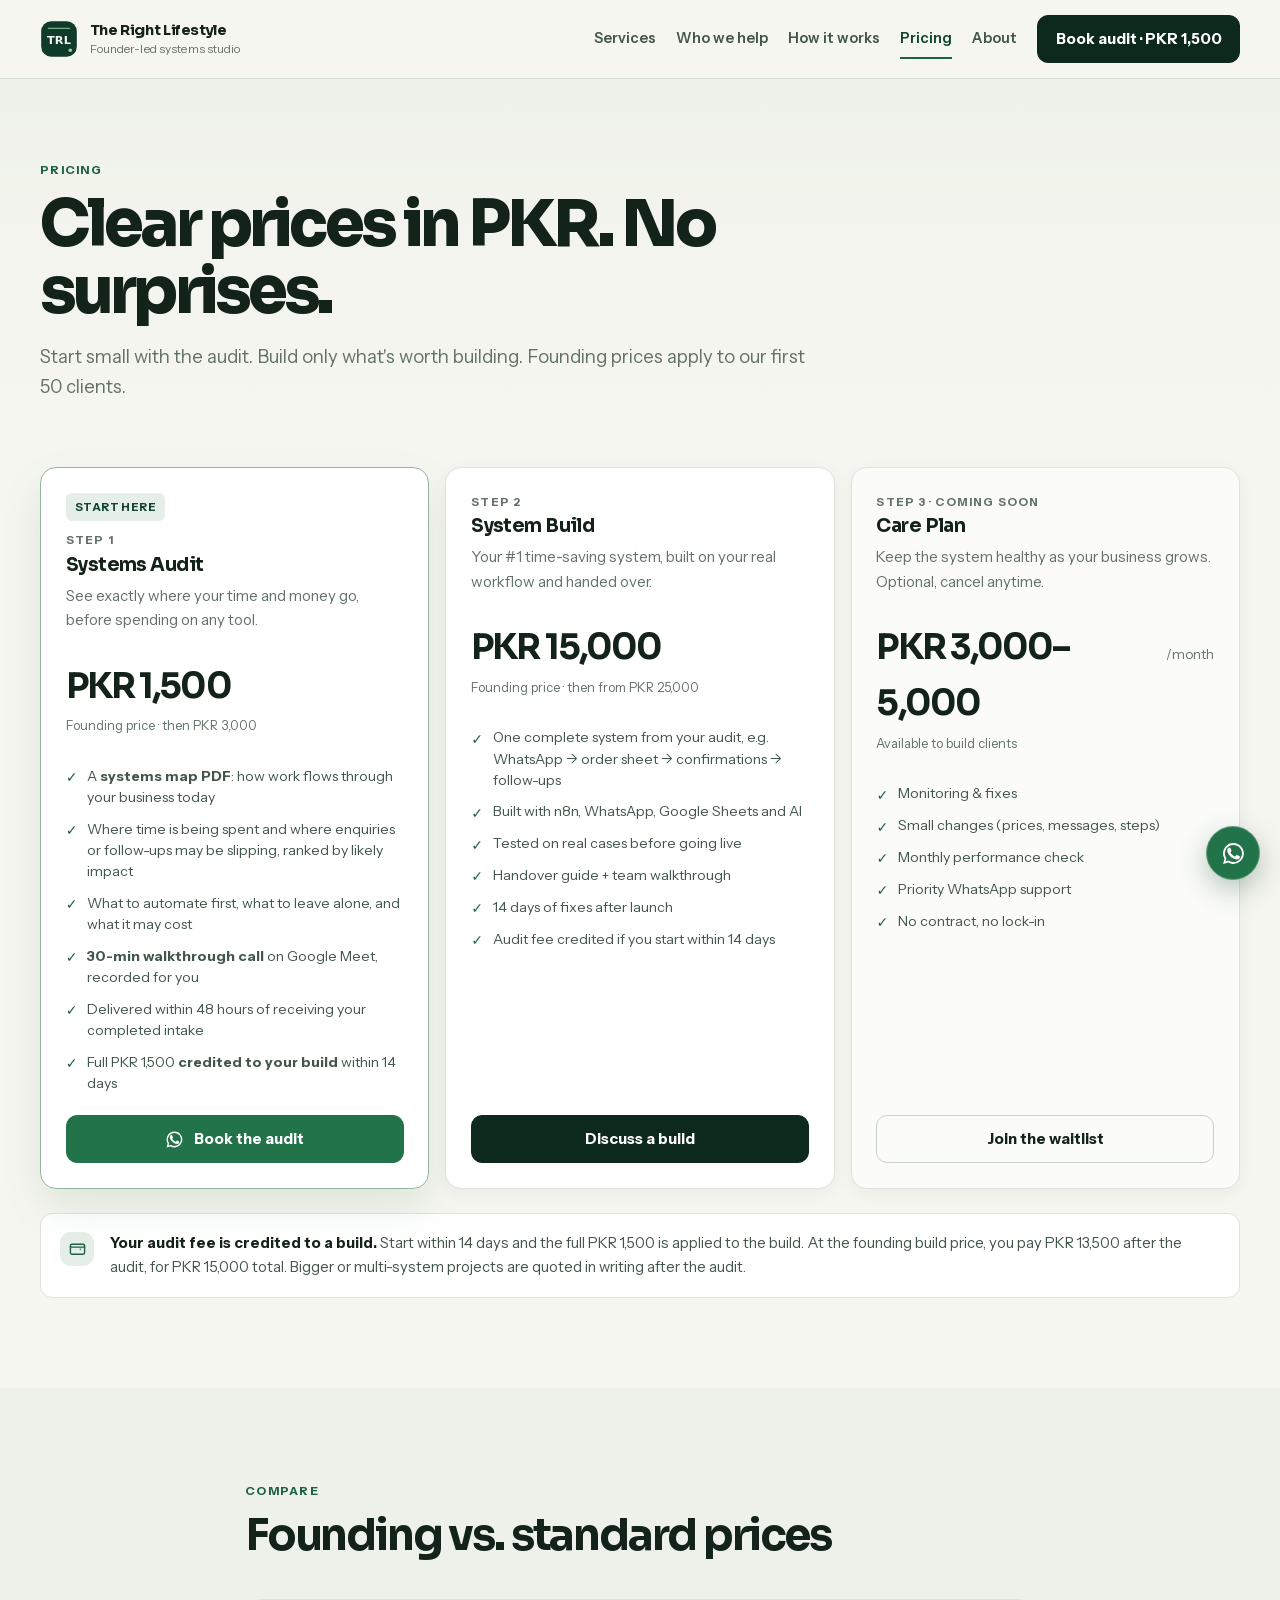
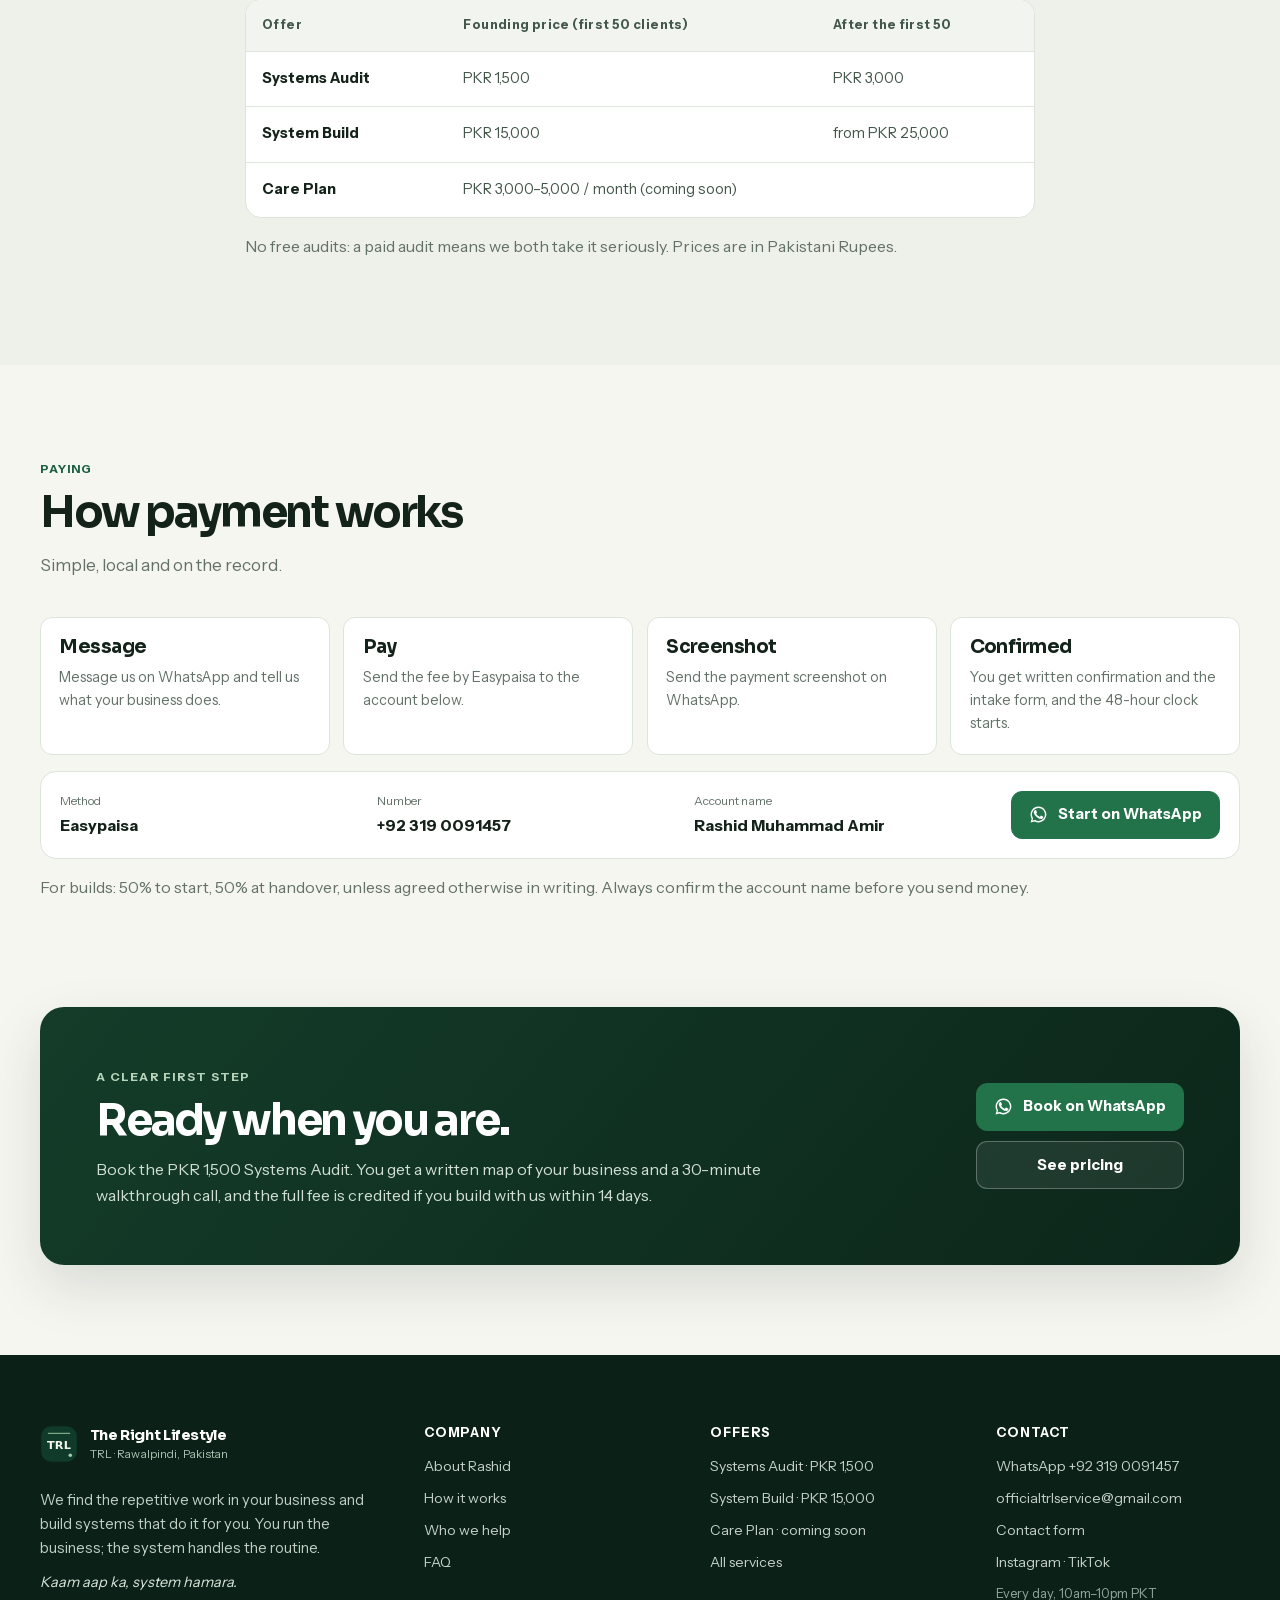
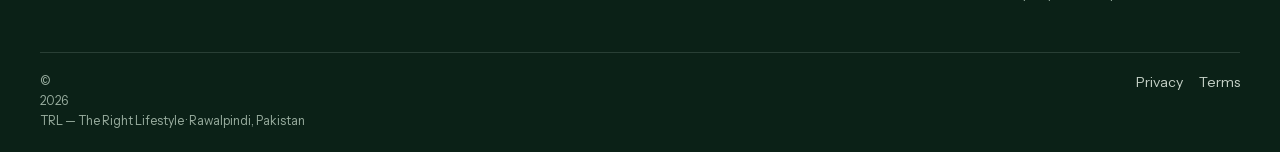
<file: pricing.html>
<!doctype html>
<html lang="en">
<head>
<meta charset="utf-8">
<meta name="viewport" content="width=device-width,initial-scale=1,viewport-fit=cover">
<title>Pricing · TRL — The Right Lifestyle</title>
<meta name="description" content="Systems Audit PKR 1,500 · System Build PKR 15,000 · Care Plan PKR 3,000–5,000/month. Founding prices for the first 50 clients.">
<meta name="robots" content="index,follow,max-image-preview:large">
<meta name="referrer" content="strict-origin-when-cross-origin">
<meta name="theme-color" content="#f6f6f0">
<link rel="canonical" href="https://therightlifestyle.github.io/TheRightLifestyle/pricing.html">
<link rel="icon" href="assets/img/favicon.svg" type="image/svg+xml"><link rel="apple-touch-icon" href="assets/img/icon-192.png"><link rel="manifest" href="manifest.webmanifest">
<meta property="og:type" content="website"><meta property="og:site_name" content="TRL — The Right Lifestyle"><meta property="og:locale" content="en_PK">
<meta property="og:title" content="Pricing · TRL — The Right Lifestyle"><meta property="og:description" content="Systems Audit PKR 1,500 · System Build PKR 15,000 · Care Plan PKR 3,000–5,000/month. Founding prices for the first 50 clients."><meta property="og:url" content="https://therightlifestyle.github.io/TheRightLifestyle/pricing.html">
<meta property="og:image" content="https://therightlifestyle.github.io/TheRightLifestyle/assets/img/og-image.png"><meta property="og:image:width" content="1200"><meta property="og:image:height" content="630"><meta property="og:image:alt" content="TRL — practical business systems for WhatsApp enquiries, orders, bookings and follow-ups in Pakistan.">
<meta name="twitter:card" content="summary_large_image"><meta name="twitter:title" content="Pricing · TRL — The Right Lifestyle"><meta name="twitter:description" content="Systems Audit PKR 1,500 · System Build PKR 15,000 · Care Plan PKR 3,000–5,000/month. Founding prices for the first 50 clients."><meta name="twitter:image" content="https://therightlifestyle.github.io/TheRightLifestyle/assets/img/og-image.png">
<link rel="preload" href="assets/fonts/instrument-sans-latin.woff2" as="font" type="font/woff2" crossorigin>
<link rel="preload" href="assets/fonts/sora-700.woff2" as="font" type="font/woff2" crossorigin>
<link rel="stylesheet" href="assets/css/style.css">
<script type="application/ld+json">{"@context": "https://schema.org", "@type": "ProfessionalService", "name": "TRL \u2014 The Right Lifestyle", "alternateName": "TRL", "url": "https://therightlifestyle.github.io/TheRightLifestyle/", "email": "officialtrlservice@gmail.com", "telephone": "+923190091457", "founder": {"@type": "Person", "name": "Rashid Muhammad Amir"}, "address": {"@type": "PostalAddress", "addressLocality": "Rawalpindi", "addressRegion": "Punjab", "addressCountry": "PK"}, "areaServed": "PK", "sameAs": ["https://www.instagram.com/the.right.lifestyle/", "https://www.tiktok.com/@the.right.lifestyle"], "openingHours": "Mo-Su 10:00-22:00", "priceRange": "PKR 1,500\u201325,000+", "description": "Systems audits and automation for online and local businesses in Pakistan."}</script>
<!-- ANALYTICS SLOT (P3): paste GA4 + Microsoft Clarity snippets here when IDs exist -->
</head>
<body>
<a class="skip" href="#main">Skip to content</a>
<header class="nav">
 <div class="wrap">
  <a class="brand" href="index.html" aria-label="TRL home"><img src="assets/img/favicon.svg" alt="" width="38" height="38"><span><b>The Right Lifestyle</b><small>Founder-led systems studio</small></span></a>
  <nav class="menu" id="menu" aria-label="Main"><a href="services.html">Services</a><a href="who-we-help.html">Who we help</a><a href="how-it-works.html">How it works</a><a href="pricing.html" aria-current="page">Pricing</a><a href="about.html">About</a><a class="btn btn-wa" href="https://wa.me/923190091457?text=Hi%20Rashid%2C%20I%27d%20like%20to%20book%20the%20TRL%20Systems%20Audit%20%28PKR%201%2C500%20founding%20price%29.%20My%20business%20is%3A%20" target="_blank" rel="noopener"><svg viewBox="0 0 24 24" fill="currentColor" aria-hidden="true"><path d="M17.5 14.4c-.3-.1-1.8-.9-2-1-.3-.1-.5-.1-.7.1-.2.3-.8 1-.9 1.2-.2.2-.3.2-.6.1-.3-.1-1.3-.5-2.4-1.5-.9-.8-1.5-1.8-1.7-2.1-.2-.3 0-.5.1-.6l.4-.5c.2-.2.2-.3.3-.5.1-.2 0-.4 0-.5l-.9-2.2c-.2-.6-.5-.5-.7-.5h-.6c-.2 0-.5.1-.8.4-.3.3-1 1-1 2.5s1.1 2.9 1.2 3.1c.1.2 2.1 3.2 5.1 4.5.7.3 1.3.5 1.7.6.7.2 1.4.2 1.9.1.6-.1 1.8-.7 2-1.4.2-.7.2-1.3.2-1.4-.1-.2-.3-.3-.6-.4zM12 2a10 10 0 0 0-8.6 15.1L2 22l5-1.3A10 10 0 1 0 12 2zm0 18.2c-1.5 0-3-.4-4.3-1.2l-.3-.2-3 .8.8-2.9-.2-.3A8.2 8.2 0 1 1 12 20.2z"/></svg> Book audit · PKR 1,500</a></nav>
  <a class="btn btn-p nav-cta" href="https://wa.me/923190091457?text=Hi%20Rashid%2C%20I%27d%20like%20to%20book%20the%20TRL%20Systems%20Audit%20%28PKR%201%2C500%20founding%20price%29.%20My%20business%20is%3A%20" target="_blank" rel="noopener">Book audit · PKR 1,500</a>
  <button class="burger" aria-label="Open menu" aria-expanded="false" aria-controls="menu"><span></span></button>
 </div>
</header>
<main id="main">
<section class="phero"><div class="wrap"><span class="eyebrow">Pricing</span><h1>Clear prices in PKR. No surprises.</h1><p class="lead">Start small with the audit. Build only what's worth building. Founding prices apply to our first 50 clients.</p></div></section>
<section class="sec sec-tight-lg"><div class="wrap">
<div class="plans">
 <div class="plan hot rv" id="audit"><span class="badge">Start here</span><span class="kicker">Step 1</span><h3>Systems Audit</h3><p>See exactly where your time and money go, before spending on any tool.</p>
  <div class="price"><b>PKR 1,500</b></div><p class="after">Founding price · then PKR 3,000</p>
  <ul class="checks"><li>A <b>systems map PDF</b>: how work flows through your business today</li>
<li>Where time is being spent and where enquiries or follow-ups may be slipping, ranked by likely impact</li>
<li>What to automate first, what to leave alone, and what it may cost</li>
<li><b>30-min walkthrough call</b> on Google Meet, recorded for you</li>
<li>Delivered within 48 hours of receiving your completed intake</li>
<li>Full PKR 1,500 <b>credited to your build</b> within 14 days</li></ul>
  <a class="btn btn-wa" href="https://wa.me/923190091457?text=Hi%20Rashid%2C%20I%27d%20like%20to%20book%20the%20TRL%20Systems%20Audit%20%28PKR%201%2C500%20founding%20price%29.%20My%20business%20is%3A%20" target="_blank" rel="noopener"><svg viewBox="0 0 24 24" fill="currentColor" aria-hidden="true"><path d="M17.5 14.4c-.3-.1-1.8-.9-2-1-.3-.1-.5-.1-.7.1-.2.3-.8 1-.9 1.2-.2.2-.3.2-.6.1-.3-.1-1.3-.5-2.4-1.5-.9-.8-1.5-1.8-1.7-2.1-.2-.3 0-.5.1-.6l.4-.5c.2-.2.2-.3.3-.5.1-.2 0-.4 0-.5l-.9-2.2c-.2-.6-.5-.5-.7-.5h-.6c-.2 0-.5.1-.8.4-.3.3-1 1-1 2.5s1.1 2.9 1.2 3.1c.1.2 2.1 3.2 5.1 4.5.7.3 1.3.5 1.7.6.7.2 1.4.2 1.9.1.6-.1 1.8-.7 2-1.4.2-.7.2-1.3.2-1.4-.1-.2-.3-.3-.6-.4zM12 2a10 10 0 0 0-8.6 15.1L2 22l5-1.3A10 10 0 1 0 12 2zm0 18.2c-1.5 0-3-.4-4.3-1.2l-.3-.2-3 .8.8-2.9-.2-.3A8.2 8.2 0 1 1 12 20.2z"/></svg> Book the audit</a></div>
 <div class="plan rv" id="build"><span class="kicker">Step 2</span><h3>System Build</h3><p>Your #1 time-saving system, built on your real workflow and handed over.</p>
  <div class="price"><b>PKR 15,000</b></div><p class="after">Founding price · then from PKR 25,000</p>
  <ul class="checks"><li>One complete system from your audit, e.g. WhatsApp → order sheet → confirmations → follow-ups</li><li>Built with n8n, WhatsApp, Google Sheets and AI</li><li>Tested on real cases before going live</li><li>Handover guide + team walkthrough</li><li>14 days of fixes after launch</li><li>Audit fee credited if you start within 14 days</li></ul>
  <a class="btn btn-p" href="https://wa.me/923190091457?text=Hi%20Rashid%2C%20I%27m%20interested%20in%20a%20TRL%20System%20Build%20%28PKR%2015%2C000%20founding%20price%29.%20My%20business%20is%3A%20" target="_blank" rel="noopener">Discuss a build</a></div>
 <div class="plan soon rv" id="care"><span class="kicker">Step 3 · Coming soon</span><h3>Care Plan</h3><p>Keep the system healthy as your business grows. Optional, cancel anytime.</p>
  <div class="price"><b>PKR 3,000–5,000</b><span>/month</span></div><p class="after">Available to build clients</p>
  <ul class="checks"><li>Monitoring &amp; fixes</li><li>Small changes (prices, messages, steps)</li><li>Monthly performance check</li><li>Priority WhatsApp support</li><li>No contract, no lock-in</li></ul>
  <a class="btn btn-g" href="https://wa.me/923190091457?text=Hi%20Rashid%2C%20please%20add%20me%20to%20the%20TRL%20Care%20Plan%20waitlist.%20My%20business%20is%3A%20" target="_blank" rel="noopener">Join the waitlist</a></div>
</div>
<div class="note rv"><span class="ic"><svg viewBox="0 0 24 24" fill="none" stroke="currentColor" stroke-width="2" stroke-linecap="round" stroke-linejoin="round" aria-hidden="true"><rect x="2" y="6" width="20" height="14" rx="2"/><path d="M16 13h.01M2 10h20"/></svg></span><div><b>Your audit fee is credited to a build.</b> Start within 14 days and the full PKR 1,500 is applied to the build. At the founding build price, you pay PKR 13,500 after the audit, for PKR 15,000 total. Bigger or multi-system projects are quoted in writing after the audit.</div></div>
</div></section>

<section class="sec alt"><div class="wrap narrow">
<div class="head rv"><span class="eyebrow">Compare</span><h2>Founding vs. standard prices</h2></div>
<div class="tbl-wrap rv"><table class="tbl"><thead><tr><th>Offer</th><th>Founding price (first 50 clients)</th><th>After the first 50</th></tr></thead><tbody>
<tr><td>Systems Audit</td><td>PKR 1,500</td><td>PKR 3,000</td></tr>
<tr><td>System Build</td><td>PKR 15,000</td><td>from PKR 25,000</td></tr>
<tr><td>Care Plan</td><td colspan="2">PKR 3,000–5,000 / month (coming soon)</td></tr>
</tbody></table></div>
<p class="muted mt1">No free audits: a paid audit means we both take it seriously. Prices are in Pakistani Rupees.</p>
</div></section>

<section class="sec" id="pay"><div class="wrap">
<div class="head rv"><span class="eyebrow">Paying</span><h2>How payment works</h2><p>Simple, local and on the record.</p></div>
<div class="pay">
 <div class="step rv"><h3>Message</h3><p>Message us on WhatsApp and tell us what your business does.</p></div>
 <div class="step rv"><h3>Pay</h3><p>Send the fee by Easypaisa to the account below.</p></div>
 <div class="step rv"><h3>Screenshot</h3><p>Send the payment screenshot on WhatsApp.</p></div>
 <div class="step rv"><h3>Confirmed</h3><p>You get written confirmation and the intake form, and the 48-hour clock starts.</p></div>
</div>
<dl class="acct rv"><div><dt>Method</dt><dd>Easypaisa</dd></div><div><dt>Number</dt><dd>+92 319 0091457</dd></div><div><dt>Account name</dt><dd>Rashid Muhammad Amir</dd></div><div><a class="btn btn-wa" href="https://wa.me/923190091457?text=Hi%20Rashid%2C%20I%27d%20like%20to%20book%20the%20TRL%20Systems%20Audit%20%28PKR%201%2C500%20founding%20price%29.%20My%20business%20is%3A%20" target="_blank" rel="noopener"><svg viewBox="0 0 24 24" fill="currentColor" aria-hidden="true"><path d="M17.5 14.4c-.3-.1-1.8-.9-2-1-.3-.1-.5-.1-.7.1-.2.3-.8 1-.9 1.2-.2.2-.3.2-.6.1-.3-.1-1.3-.5-2.4-1.5-.9-.8-1.5-1.8-1.7-2.1-.2-.3 0-.5.1-.6l.4-.5c.2-.2.2-.3.3-.5.1-.2 0-.4 0-.5l-.9-2.2c-.2-.6-.5-.5-.7-.5h-.6c-.2 0-.5.1-.8.4-.3.3-1 1-1 2.5s1.1 2.9 1.2 3.1c.1.2 2.1 3.2 5.1 4.5.7.3 1.3.5 1.7.6.7.2 1.4.2 1.9.1.6-.1 1.8-.7 2-1.4.2-.7.2-1.3.2-1.4-.1-.2-.3-.3-.6-.4zM12 2a10 10 0 0 0-8.6 15.1L2 22l5-1.3A10 10 0 1 0 12 2zm0 18.2c-1.5 0-3-.4-4.3-1.2l-.3-.2-3 .8.8-2.9-.2-.3A8.2 8.2 0 1 1 12 20.2z"/></svg> Start on WhatsApp</a></div></dl>
<p class="muted mt1">For builds: 50% to start, 50% at handover, unless agreed otherwise in writing. Always confirm the account name before you send money.</p>
</div></section>
<section class="sec sec-cta"><div class="wrap"><div class="cta-panel on-dark">
<div class="cta-copy"><span class="eyebrow">A clear first step</span><h2>Ready when you are.</h2><p>Book the PKR 1,500 Systems Audit. You get a written map of your business and a 30-minute walkthrough call, and the full fee is credited if you build with us within 14 days.</p></div>
<div class="cta-actions"><a class="btn btn-wa" href="https://wa.me/923190091457?text=Hi%20Rashid%2C%20I%27d%20like%20to%20book%20the%20TRL%20Systems%20Audit%20%28PKR%201%2C500%20founding%20price%29.%20My%20business%20is%3A%20" target="_blank" rel="noopener"><svg viewBox="0 0 24 24" fill="currentColor" aria-hidden="true"><path d="M17.5 14.4c-.3-.1-1.8-.9-2-1-.3-.1-.5-.1-.7.1-.2.3-.8 1-.9 1.2-.2.2-.3.2-.6.1-.3-.1-1.3-.5-2.4-1.5-.9-.8-1.5-1.8-1.7-2.1-.2-.3 0-.5.1-.6l.4-.5c.2-.2.2-.3.3-.5.1-.2 0-.4 0-.5l-.9-2.2c-.2-.6-.5-.5-.7-.5h-.6c-.2 0-.5.1-.8.4-.3.3-1 1-1 2.5s1.1 2.9 1.2 3.1c.1.2 2.1 3.2 5.1 4.5.7.3 1.3.5 1.7.6.7.2 1.4.2 1.9.1.6-.1 1.8-.7 2-1.4.2-.7.2-1.3.2-1.4-.1-.2-.3-.3-.6-.4zM12 2a10 10 0 0 0-8.6 15.1L2 22l5-1.3A10 10 0 1 0 12 2zm0 18.2c-1.5 0-3-.4-4.3-1.2l-.3-.2-3 .8.8-2.9-.2-.3A8.2 8.2 0 1 1 12 20.2z"/></svg> Book on WhatsApp</a><a class="btn btn-ghost" href="pricing.html">See pricing</a></div>
</div></div></section>

</main>
<footer class="foot on-dark">
 <div class="wrap">
  <div class="foot-grid">
   <div>
    <a class="brand" href="index.html"><img src="assets/img/favicon.svg" alt="" width="36" height="36"><span><b>The Right Lifestyle</b><small>TRL · Rawalpindi, Pakistan</small></span></a>
    <p class="foot-intro">We find the repetitive work in your business and build systems that do it for you. You run the business; the system handles the routine.</p>
    <p class="foot-signoff"><i>Kaam aap ka, system hamara.</i></p>
   </div>
   <div><h4>Company</h4><ul><li><a href="about.html">About Rashid</a></li><li><a href="how-it-works.html">How it works</a></li><li><a href="who-we-help.html">Who we help</a></li><li><a href="faq.html">FAQ</a></li></ul></div>
   <div><h4>Offers</h4><ul><li><a href="pricing.html#audit">Systems Audit · PKR 1,500</a></li><li><a href="pricing.html#build">System Build · PKR 15,000</a></li><li><a href="pricing.html#care">Care Plan · coming soon</a></li><li><a href="services.html">All services</a></li></ul></div>
   <div><h4>Contact</h4><ul><li><a href="https://wa.me/923190091457?text=Assalam%20o%20Alaikum%20Rashid%2C%20I%20found%20TRL%20online.%20I%27d%20like%20to%20talk%20about%20my%20business." target="_blank" rel="noopener">WhatsApp +92 319 0091457</a></li><li><a href="mailto:officialtrlservice@gmail.com">officialtrlservice@gmail.com</a></li><li><a href="contact.html">Contact form</a></li><li><a href="https://www.instagram.com/the.right.lifestyle/" target="_blank" rel="noopener">Instagram</a> · <a href="https://www.tiktok.com/@the.right.lifestyle" target="_blank" rel="noopener">TikTok</a></li><li class="foot-hours">Every day, 10am–10pm PKT</li></ul></div>
  </div>
  <div class="foot-b"><span>© <span id="yr">2026</span> TRL — The Right Lifestyle · Rawalpindi, Pakistan</span><span><a href="privacy.html">Privacy</a><a href="terms.html">Terms</a></span></div>
 </div>
</footer>
<a class="fab" href="https://wa.me/923190091457?text=Assalam%20o%20Alaikum%20Rashid%2C%20I%20found%20TRL%20online.%20I%27d%20like%20to%20talk%20about%20my%20business." target="_blank" rel="noopener" aria-label="Chat with TRL on WhatsApp"><svg viewBox="0 0 24 24" fill="currentColor" aria-hidden="true"><path d="M17.5 14.4c-.3-.1-1.8-.9-2-1-.3-.1-.5-.1-.7.1-.2.3-.8 1-.9 1.2-.2.2-.3.2-.6.1-.3-.1-1.3-.5-2.4-1.5-.9-.8-1.5-1.8-1.7-2.1-.2-.3 0-.5.1-.6l.4-.5c.2-.2.2-.3.3-.5.1-.2 0-.4 0-.5l-.9-2.2c-.2-.6-.5-.5-.7-.5h-.6c-.2 0-.5.1-.8.4-.3.3-1 1-1 2.5s1.1 2.9 1.2 3.1c.1.2 2.1 3.2 5.1 4.5.7.3 1.3.5 1.7.6.7.2 1.4.2 1.9.1.6-.1 1.8-.7 2-1.4.2-.7.2-1.3.2-1.4-.1-.2-.3-.3-.6-.4zM12 2a10 10 0 0 0-8.6 15.1L2 22l5-1.3A10 10 0 1 0 12 2zm0 18.2c-1.5 0-3-.4-4.3-1.2l-.3-.2-3 .8.8-2.9-.2-.3A8.2 8.2 0 1 1 12 20.2z"/></svg></a>
<script src="assets/js/main.js" defer></script>
</body>
</html>
</file>
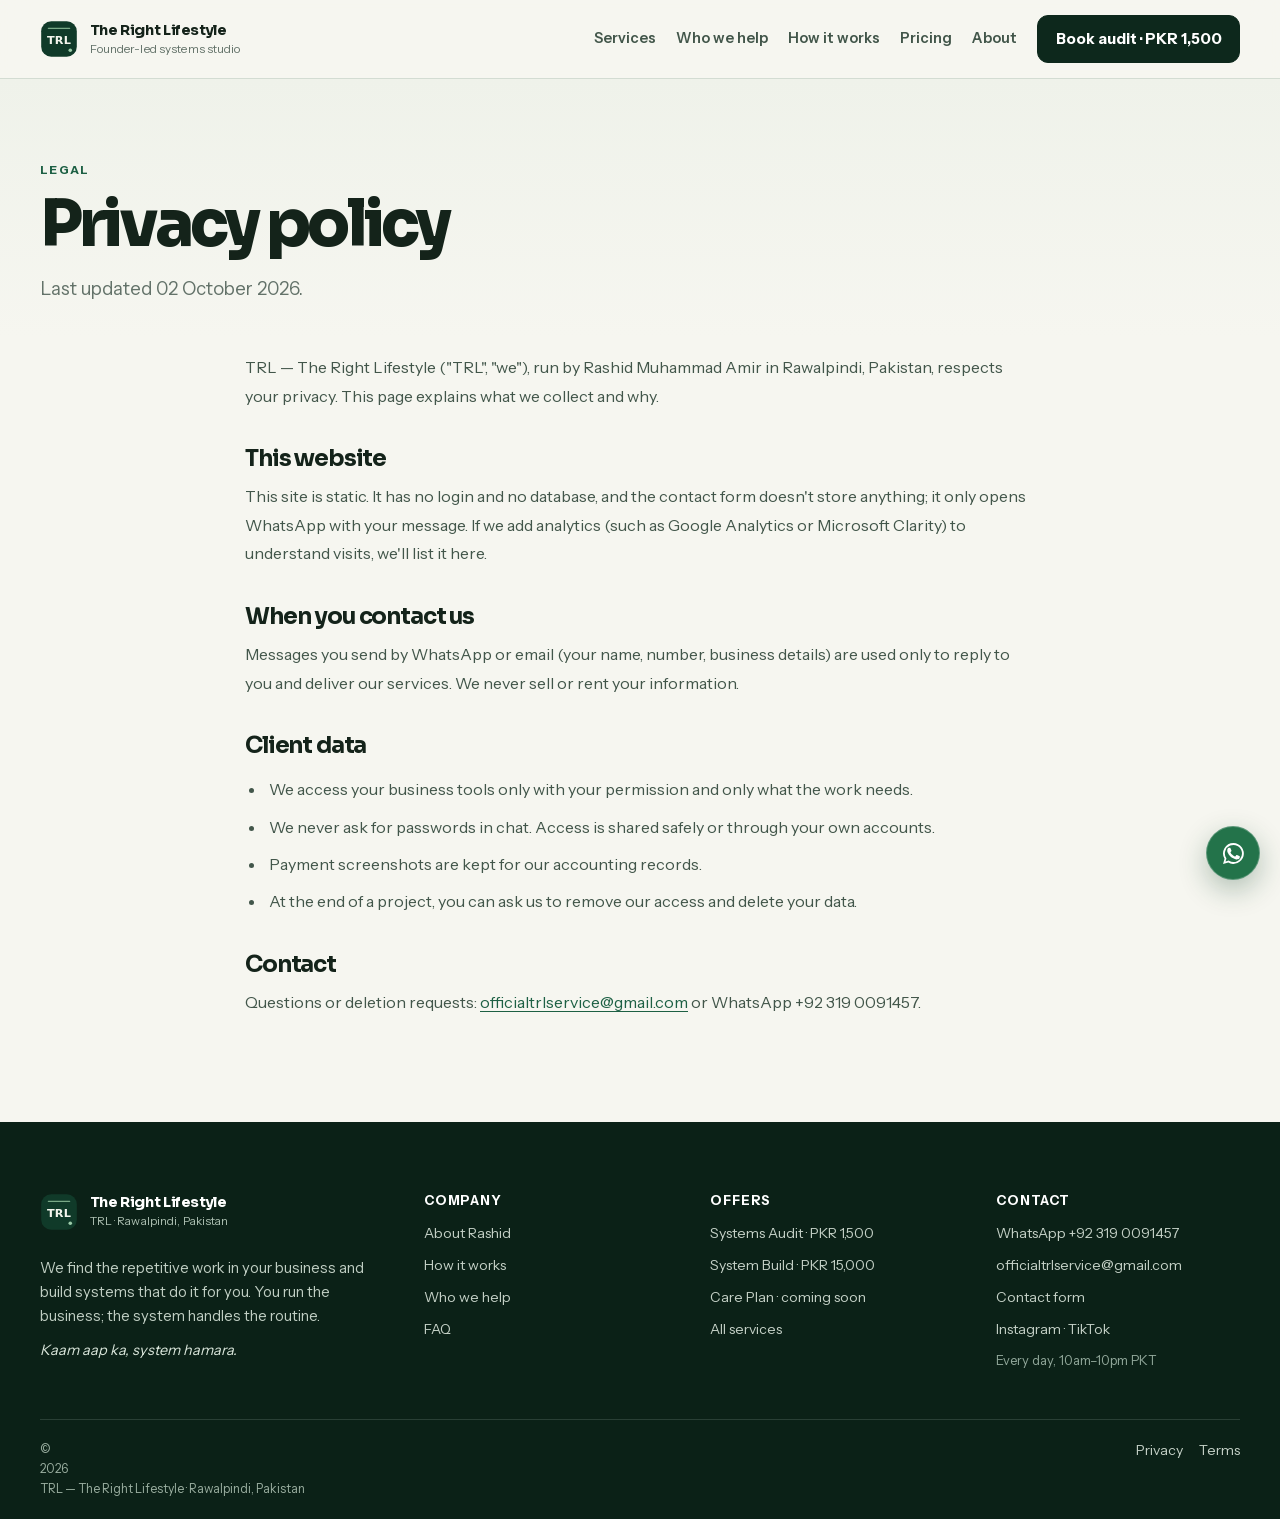
<file: privacy.html>
<!doctype html>
<html lang="en">
<head>
<meta charset="utf-8">
<meta name="viewport" content="width=device-width,initial-scale=1,viewport-fit=cover">
<title>Privacy policy · TRL — The Right Lifestyle</title>
<meta name="description" content="How TRL handles your information.">
<meta name="robots" content="index,follow,max-image-preview:large">
<meta name="referrer" content="strict-origin-when-cross-origin">
<meta name="theme-color" content="#f6f6f0">
<link rel="canonical" href="https://therightlifestyle.github.io/TheRightLifestyle/privacy.html">
<link rel="icon" href="assets/img/favicon.svg" type="image/svg+xml"><link rel="apple-touch-icon" href="assets/img/icon-192.png"><link rel="manifest" href="manifest.webmanifest">
<meta property="og:type" content="website"><meta property="og:site_name" content="TRL — The Right Lifestyle"><meta property="og:locale" content="en_PK">
<meta property="og:title" content="Privacy policy · TRL — The Right Lifestyle"><meta property="og:description" content="How TRL handles your information."><meta property="og:url" content="https://therightlifestyle.github.io/TheRightLifestyle/privacy.html">
<meta property="og:image" content="https://therightlifestyle.github.io/TheRightLifestyle/assets/img/og-image.png"><meta property="og:image:width" content="1200"><meta property="og:image:height" content="630"><meta property="og:image:alt" content="TRL — practical business systems for WhatsApp enquiries, orders, bookings and follow-ups in Pakistan.">
<meta name="twitter:card" content="summary_large_image"><meta name="twitter:title" content="Privacy policy · TRL — The Right Lifestyle"><meta name="twitter:description" content="How TRL handles your information."><meta name="twitter:image" content="https://therightlifestyle.github.io/TheRightLifestyle/assets/img/og-image.png">
<link rel="preload" href="assets/fonts/instrument-sans-latin.woff2" as="font" type="font/woff2" crossorigin>
<link rel="preload" href="assets/fonts/sora-700.woff2" as="font" type="font/woff2" crossorigin>
<link rel="stylesheet" href="assets/css/style.css">
<script type="application/ld+json">{"@context": "https://schema.org", "@type": "ProfessionalService", "name": "TRL \u2014 The Right Lifestyle", "alternateName": "TRL", "url": "https://therightlifestyle.github.io/TheRightLifestyle/", "email": "officialtrlservice@gmail.com", "telephone": "+923190091457", "founder": {"@type": "Person", "name": "Rashid Muhammad Amir"}, "address": {"@type": "PostalAddress", "addressLocality": "Rawalpindi", "addressRegion": "Punjab", "addressCountry": "PK"}, "areaServed": "PK", "sameAs": ["https://www.instagram.com/the.right.lifestyle/", "https://www.tiktok.com/@the.right.lifestyle"], "openingHours": "Mo-Su 10:00-22:00", "priceRange": "PKR 1,500\u201325,000+", "description": "Systems audits and automation for online and local businesses in Pakistan."}</script>
<!-- ANALYTICS SLOT (P3): paste GA4 + Microsoft Clarity snippets here when IDs exist -->
</head>
<body>
<a class="skip" href="#main">Skip to content</a>
<header class="nav">
 <div class="wrap">
  <a class="brand" href="index.html" aria-label="TRL home"><img src="assets/img/favicon.svg" alt="" width="38" height="38"><span><b>The Right Lifestyle</b><small>Founder-led systems studio</small></span></a>
  <nav class="menu" id="menu" aria-label="Main"><a href="services.html">Services</a><a href="who-we-help.html">Who we help</a><a href="how-it-works.html">How it works</a><a href="pricing.html">Pricing</a><a href="about.html">About</a><a class="btn btn-wa" href="https://wa.me/923190091457?text=Hi%20Rashid%2C%20I%27d%20like%20to%20book%20the%20TRL%20Systems%20Audit%20%28PKR%201%2C500%20founding%20price%29.%20My%20business%20is%3A%20" target="_blank" rel="noopener"><svg viewBox="0 0 24 24" fill="currentColor" aria-hidden="true"><path d="M17.5 14.4c-.3-.1-1.8-.9-2-1-.3-.1-.5-.1-.7.1-.2.3-.8 1-.9 1.2-.2.2-.3.2-.6.1-.3-.1-1.3-.5-2.4-1.5-.9-.8-1.5-1.8-1.7-2.1-.2-.3 0-.5.1-.6l.4-.5c.2-.2.2-.3.3-.5.1-.2 0-.4 0-.5l-.9-2.2c-.2-.6-.5-.5-.7-.5h-.6c-.2 0-.5.1-.8.4-.3.3-1 1-1 2.5s1.1 2.9 1.2 3.1c.1.2 2.1 3.2 5.1 4.5.7.3 1.3.5 1.7.6.7.2 1.4.2 1.9.1.6-.1 1.8-.7 2-1.4.2-.7.2-1.3.2-1.4-.1-.2-.3-.3-.6-.4zM12 2a10 10 0 0 0-8.6 15.1L2 22l5-1.3A10 10 0 1 0 12 2zm0 18.2c-1.5 0-3-.4-4.3-1.2l-.3-.2-3 .8.8-2.9-.2-.3A8.2 8.2 0 1 1 12 20.2z"/></svg> Book audit · PKR 1,500</a></nav>
  <a class="btn btn-p nav-cta" href="https://wa.me/923190091457?text=Hi%20Rashid%2C%20I%27d%20like%20to%20book%20the%20TRL%20Systems%20Audit%20%28PKR%201%2C500%20founding%20price%29.%20My%20business%20is%3A%20" target="_blank" rel="noopener">Book audit · PKR 1,500</a>
  <button class="burger" aria-label="Open menu" aria-expanded="false" aria-controls="menu"><span></span></button>
 </div>
</header>
<main id="main">
<section class="phero"><div class="wrap"><span class="eyebrow">Legal</span><h1>Privacy policy</h1><p class="lead">Last updated 02 October 2026.</p></div></section>
<section class="sec sec-tight"><div class="wrap narrow prose">
<p>TRL — The Right Lifestyle ("TRL", "we"), run by Rashid Muhammad Amir in Rawalpindi, Pakistan, respects your privacy. This page explains what we collect and why.</p>
<h2>This website</h2><p>This site is static. It has no login and no database, and the contact form doesn't store anything; it only opens WhatsApp with your message. If we add analytics (such as Google Analytics or Microsoft Clarity) to understand visits, we'll list it here.</p>
<h2>When you contact us</h2><p>Messages you send by WhatsApp or email (your name, number, business details) are used only to reply to you and deliver our services. We never sell or rent your information.</p>
<h2>Client data</h2><ul><li>We access your business tools only with your permission and only what the work needs.</li><li>We never ask for passwords in chat. Access is shared safely or through your own accounts.</li><li>Payment screenshots are kept for our accounting records.</li><li>At the end of a project, you can ask us to remove our access and delete your data.</li></ul>
<h2>Contact</h2><p>Questions or deletion requests: <a href="mailto:officialtrlservice@gmail.com">officialtrlservice@gmail.com</a> or WhatsApp +92 319 0091457.</p>
</div></section>
</main>
<footer class="foot on-dark">
 <div class="wrap">
  <div class="foot-grid">
   <div>
    <a class="brand" href="index.html"><img src="assets/img/favicon.svg" alt="" width="36" height="36"><span><b>The Right Lifestyle</b><small>TRL · Rawalpindi, Pakistan</small></span></a>
    <p class="foot-intro">We find the repetitive work in your business and build systems that do it for you. You run the business; the system handles the routine.</p>
    <p class="foot-signoff"><i>Kaam aap ka, system hamara.</i></p>
   </div>
   <div><h4>Company</h4><ul><li><a href="about.html">About Rashid</a></li><li><a href="how-it-works.html">How it works</a></li><li><a href="who-we-help.html">Who we help</a></li><li><a href="faq.html">FAQ</a></li></ul></div>
   <div><h4>Offers</h4><ul><li><a href="pricing.html#audit">Systems Audit · PKR 1,500</a></li><li><a href="pricing.html#build">System Build · PKR 15,000</a></li><li><a href="pricing.html#care">Care Plan · coming soon</a></li><li><a href="services.html">All services</a></li></ul></div>
   <div><h4>Contact</h4><ul><li><a href="https://wa.me/923190091457?text=Assalam%20o%20Alaikum%20Rashid%2C%20I%20found%20TRL%20online.%20I%27d%20like%20to%20talk%20about%20my%20business." target="_blank" rel="noopener">WhatsApp +92 319 0091457</a></li><li><a href="mailto:officialtrlservice@gmail.com">officialtrlservice@gmail.com</a></li><li><a href="contact.html">Contact form</a></li><li><a href="https://www.instagram.com/the.right.lifestyle/" target="_blank" rel="noopener">Instagram</a> · <a href="https://www.tiktok.com/@the.right.lifestyle" target="_blank" rel="noopener">TikTok</a></li><li class="foot-hours">Every day, 10am–10pm PKT</li></ul></div>
  </div>
  <div class="foot-b"><span>© <span id="yr">2026</span> TRL — The Right Lifestyle · Rawalpindi, Pakistan</span><span><a href="privacy.html">Privacy</a><a href="terms.html">Terms</a></span></div>
 </div>
</footer>
<a class="fab" href="https://wa.me/923190091457?text=Assalam%20o%20Alaikum%20Rashid%2C%20I%20found%20TRL%20online.%20I%27d%20like%20to%20talk%20about%20my%20business." target="_blank" rel="noopener" aria-label="Chat with TRL on WhatsApp"><svg viewBox="0 0 24 24" fill="currentColor" aria-hidden="true"><path d="M17.5 14.4c-.3-.1-1.8-.9-2-1-.3-.1-.5-.1-.7.1-.2.3-.8 1-.9 1.2-.2.2-.3.2-.6.1-.3-.1-1.3-.5-2.4-1.5-.9-.8-1.5-1.8-1.7-2.1-.2-.3 0-.5.1-.6l.4-.5c.2-.2.2-.3.3-.5.1-.2 0-.4 0-.5l-.9-2.2c-.2-.6-.5-.5-.7-.5h-.6c-.2 0-.5.1-.8.4-.3.3-1 1-1 2.5s1.1 2.9 1.2 3.1c.1.2 2.1 3.2 5.1 4.5.7.3 1.3.5 1.7.6.7.2 1.4.2 1.9.1.6-.1 1.8-.7 2-1.4.2-.7.2-1.3.2-1.4-.1-.2-.3-.3-.6-.4zM12 2a10 10 0 0 0-8.6 15.1L2 22l5-1.3A10 10 0 1 0 12 2zm0 18.2c-1.5 0-3-.4-4.3-1.2l-.3-.2-3 .8.8-2.9-.2-.3A8.2 8.2 0 1 1 12 20.2z"/></svg></a>
<script src="assets/js/main.js" defer></script>
</body>
</html>
</file>
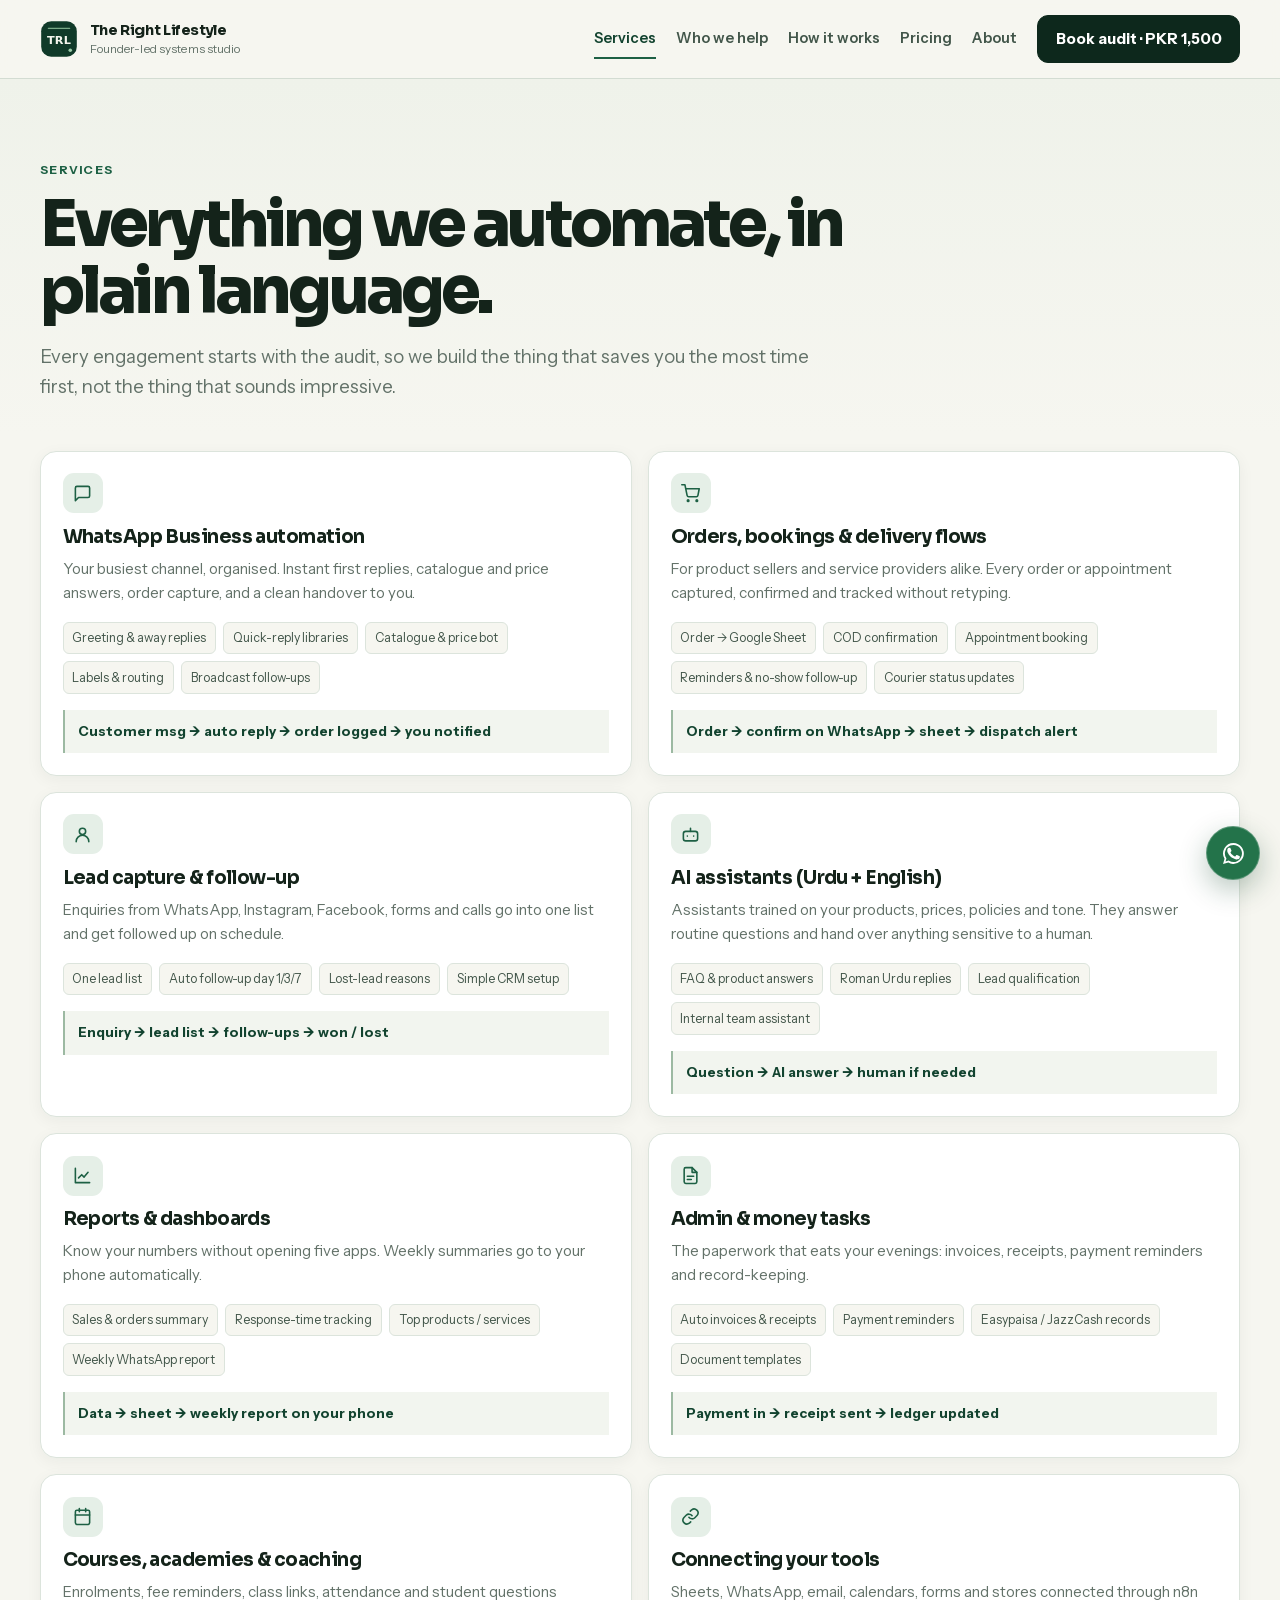
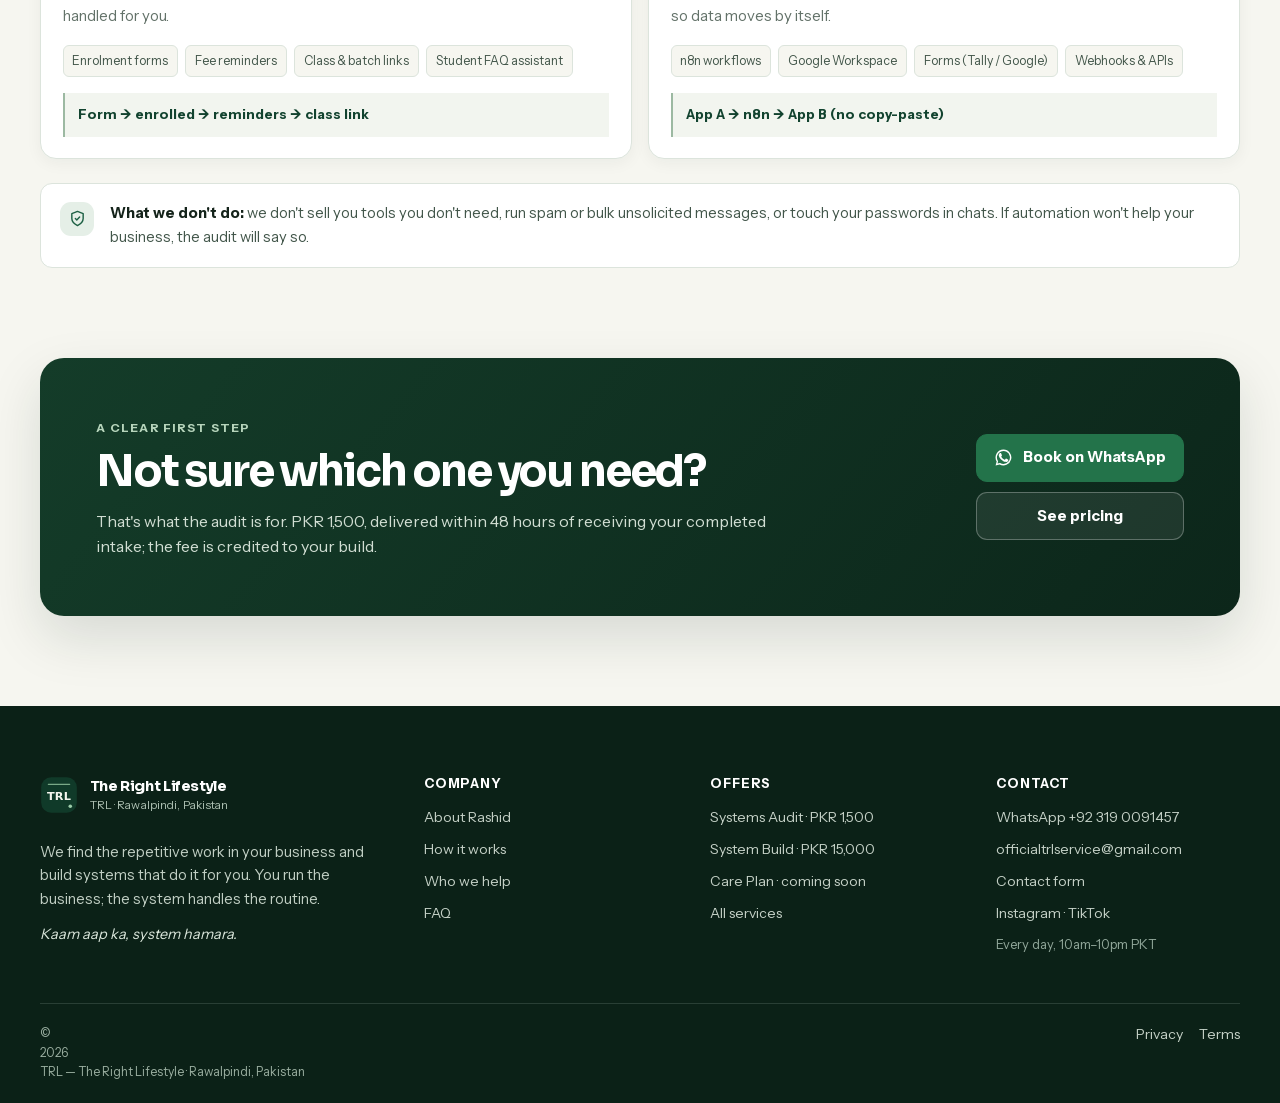
<file: services.html>
<!doctype html>
<html lang="en">
<head>
<meta charset="utf-8">
<meta name="viewport" content="width=device-width,initial-scale=1,viewport-fit=cover">
<title>Services · TRL — The Right Lifestyle</title>
<meta name="description" content="WhatsApp automation, order & booking flows, lead follow-up, AI assistants in Urdu & English, reports and admin automation for Pakistani businesses.">
<meta name="robots" content="index,follow,max-image-preview:large">
<meta name="referrer" content="strict-origin-when-cross-origin">
<meta name="theme-color" content="#f6f6f0">
<link rel="canonical" href="https://therightlifestyle.github.io/TheRightLifestyle/services.html">
<link rel="icon" href="assets/img/favicon.svg" type="image/svg+xml"><link rel="apple-touch-icon" href="assets/img/icon-192.png"><link rel="manifest" href="manifest.webmanifest">
<meta property="og:type" content="website"><meta property="og:site_name" content="TRL — The Right Lifestyle"><meta property="og:locale" content="en_PK">
<meta property="og:title" content="Services · TRL — The Right Lifestyle"><meta property="og:description" content="WhatsApp automation, order & booking flows, lead follow-up, AI assistants in Urdu & English, reports and admin automation for Pakistani businesses."><meta property="og:url" content="https://therightlifestyle.github.io/TheRightLifestyle/services.html">
<meta property="og:image" content="https://therightlifestyle.github.io/TheRightLifestyle/assets/img/og-image.png"><meta property="og:image:width" content="1200"><meta property="og:image:height" content="630"><meta property="og:image:alt" content="TRL — practical business systems for WhatsApp enquiries, orders, bookings and follow-ups in Pakistan.">
<meta name="twitter:card" content="summary_large_image"><meta name="twitter:title" content="Services · TRL — The Right Lifestyle"><meta name="twitter:description" content="WhatsApp automation, order & booking flows, lead follow-up, AI assistants in Urdu & English, reports and admin automation for Pakistani businesses."><meta name="twitter:image" content="https://therightlifestyle.github.io/TheRightLifestyle/assets/img/og-image.png">
<link rel="preload" href="assets/fonts/instrument-sans-latin.woff2" as="font" type="font/woff2" crossorigin>
<link rel="preload" href="assets/fonts/sora-700.woff2" as="font" type="font/woff2" crossorigin>
<link rel="stylesheet" href="assets/css/style.css">
<script type="application/ld+json">{"@context": "https://schema.org", "@type": "ProfessionalService", "name": "TRL \u2014 The Right Lifestyle", "alternateName": "TRL", "url": "https://therightlifestyle.github.io/TheRightLifestyle/", "email": "officialtrlservice@gmail.com", "telephone": "+923190091457", "founder": {"@type": "Person", "name": "Rashid Muhammad Amir"}, "address": {"@type": "PostalAddress", "addressLocality": "Rawalpindi", "addressRegion": "Punjab", "addressCountry": "PK"}, "areaServed": "PK", "sameAs": ["https://www.instagram.com/the.right.lifestyle/", "https://www.tiktok.com/@the.right.lifestyle"], "openingHours": "Mo-Su 10:00-22:00", "priceRange": "PKR 1,500\u201325,000+", "description": "Systems audits and automation for online and local businesses in Pakistan."}</script>
<!-- ANALYTICS SLOT (P3): paste GA4 + Microsoft Clarity snippets here when IDs exist -->
</head>
<body>
<a class="skip" href="#main">Skip to content</a>
<header class="nav">
 <div class="wrap">
  <a class="brand" href="index.html" aria-label="TRL home"><img src="assets/img/favicon.svg" alt="" width="38" height="38"><span><b>The Right Lifestyle</b><small>Founder-led systems studio</small></span></a>
  <nav class="menu" id="menu" aria-label="Main"><a href="services.html" aria-current="page">Services</a><a href="who-we-help.html">Who we help</a><a href="how-it-works.html">How it works</a><a href="pricing.html">Pricing</a><a href="about.html">About</a><a class="btn btn-wa" href="https://wa.me/923190091457?text=Hi%20Rashid%2C%20I%27d%20like%20to%20book%20the%20TRL%20Systems%20Audit%20%28PKR%201%2C500%20founding%20price%29.%20My%20business%20is%3A%20" target="_blank" rel="noopener"><svg viewBox="0 0 24 24" fill="currentColor" aria-hidden="true"><path d="M17.5 14.4c-.3-.1-1.8-.9-2-1-.3-.1-.5-.1-.7.1-.2.3-.8 1-.9 1.2-.2.2-.3.2-.6.1-.3-.1-1.3-.5-2.4-1.5-.9-.8-1.5-1.8-1.7-2.1-.2-.3 0-.5.1-.6l.4-.5c.2-.2.2-.3.3-.5.1-.2 0-.4 0-.5l-.9-2.2c-.2-.6-.5-.5-.7-.5h-.6c-.2 0-.5.1-.8.4-.3.3-1 1-1 2.5s1.1 2.9 1.2 3.1c.1.2 2.1 3.2 5.1 4.5.7.3 1.3.5 1.7.6.7.2 1.4.2 1.9.1.6-.1 1.8-.7 2-1.4.2-.7.2-1.3.2-1.4-.1-.2-.3-.3-.6-.4zM12 2a10 10 0 0 0-8.6 15.1L2 22l5-1.3A10 10 0 1 0 12 2zm0 18.2c-1.5 0-3-.4-4.3-1.2l-.3-.2-3 .8.8-2.9-.2-.3A8.2 8.2 0 1 1 12 20.2z"/></svg> Book audit · PKR 1,500</a></nav>
  <a class="btn btn-p nav-cta" href="https://wa.me/923190091457?text=Hi%20Rashid%2C%20I%27d%20like%20to%20book%20the%20TRL%20Systems%20Audit%20%28PKR%201%2C500%20founding%20price%29.%20My%20business%20is%3A%20" target="_blank" rel="noopener">Book audit · PKR 1,500</a>
  <button class="burger" aria-label="Open menu" aria-expanded="false" aria-controls="menu"><span></span></button>
 </div>
</header>
<main id="main">
<section class="phero"><div class="wrap"><span class="eyebrow">Services</span><h1>Everything we automate, in plain language.</h1><p class="lead">Every engagement starts with the audit, so we build the thing that saves you the most time first, not the thing that sounds impressive.</p></div></section>
<section class="sec sec-tight"><div class="wrap"><div class="g2">
<div class="card rv" id="whatsapp"><span class="ic"><svg viewBox="0 0 24 24" fill="none" stroke="currentColor" stroke-width="2" stroke-linecap="round" stroke-linejoin="round" aria-hidden="true"><path d="M21 15a2 2 0 0 1-2 2H7l-4 4V5a2 2 0 0 1 2-2h14a2 2 0 0 1 2 2z"/></svg></span><h3>WhatsApp Business automation</h3><p>Your busiest channel, organised. Instant first replies, catalogue and price answers, order capture, and a clean handover to you.</p><ul class="chips"><li>Greeting & away replies</li><li>Quick-reply libraries</li><li>Catalogue & price bot</li><li>Labels & routing</li><li>Broadcast follow-ups</li></ul><div class="flow">Customer msg → auto reply → order logged → you notified</div></div>
<div class="card rv" id="ops"><span class="ic"><svg viewBox="0 0 24 24" fill="none" stroke="currentColor" stroke-width="2" stroke-linecap="round" stroke-linejoin="round" aria-hidden="true"><circle cx="9" cy="21" r="1"/><circle cx="20" cy="21" r="1"/><path d="M1 1h4l2.7 13.4a2 2 0 0 0 2 1.6h9.7a2 2 0 0 0 2-1.6L23 6H6"/></svg></span><h3>Orders, bookings & delivery flows</h3><p>For product sellers and service providers alike. Every order or appointment captured, confirmed and tracked without retyping.</p><ul class="chips"><li>Order → Google Sheet</li><li>COD confirmation</li><li>Appointment booking</li><li>Reminders & no-show follow-up</li><li>Courier status updates</li></ul><div class="flow">Order → confirm on WhatsApp → sheet → dispatch alert</div></div>
<div class="card rv" id="followup"><span class="ic"><svg viewBox="0 0 24 24" fill="none" stroke="currentColor" stroke-width="2" stroke-linecap="round" stroke-linejoin="round" aria-hidden="true"><circle cx="12" cy="8" r="4"/><path d="M4 21a8 8 0 0 1 16 0"/></svg></span><h3>Lead capture & follow-up</h3><p>Enquiries from WhatsApp, Instagram, Facebook, forms and calls go into one list and get followed up on schedule.</p><ul class="chips"><li>One lead list</li><li>Auto follow-up day 1/3/7</li><li>Lost-lead reasons</li><li>Simple CRM setup</li></ul><div class="flow">Enquiry → lead list → follow-ups → won / lost</div></div>
<div class="card rv" id="ai"><span class="ic"><svg viewBox="0 0 24 24" fill="none" stroke="currentColor" stroke-width="2" stroke-linecap="round" stroke-linejoin="round" aria-hidden="true"><rect x="3" y="8" width="18" height="12" rx="3"/><path d="M12 8V4M8 14h.01M16 14h.01"/></svg></span><h3>AI assistants (Urdu + English)</h3><p>Assistants trained on your products, prices, policies and tone. They answer routine questions and hand over anything sensitive to a human.</p><ul class="chips"><li>FAQ & product answers</li><li>Roman Urdu replies</li><li>Lead qualification</li><li>Internal team assistant</li></ul><div class="flow">Question → AI answer → human if needed</div></div>
<div class="card rv" id="reports"><span class="ic"><svg viewBox="0 0 24 24" fill="none" stroke="currentColor" stroke-width="2" stroke-linecap="round" stroke-linejoin="round" aria-hidden="true"><path d="M3 3v18h18"/><path d="m7 15 4-4 3 3 5-6"/></svg></span><h3>Reports & dashboards</h3><p>Know your numbers without opening five apps. Weekly summaries go to your phone automatically.</p><ul class="chips"><li>Sales & orders summary</li><li>Response-time tracking</li><li>Top products / services</li><li>Weekly WhatsApp report</li></ul><div class="flow">Data → sheet → weekly report on your phone</div></div>
<div class="card rv" id="admin"><span class="ic"><svg viewBox="0 0 24 24" fill="none" stroke="currentColor" stroke-width="2" stroke-linecap="round" stroke-linejoin="round" aria-hidden="true"><path d="M14 2H6a2 2 0 0 0-2 2v16a2 2 0 0 0 2 2h12a2 2 0 0 0 2-2V8z"/><path d="M14 2v6h6M8 13h8M8 17h5"/></svg></span><h3>Admin & money tasks</h3><p>The paperwork that eats your evenings: invoices, receipts, payment reminders and record-keeping.</p><ul class="chips"><li>Auto invoices & receipts</li><li>Payment reminders</li><li>Easypaisa / JazzCash records</li><li>Document templates</li></ul><div class="flow">Payment in → receipt sent → ledger updated</div></div>
<div class="card rv" id="academy"><span class="ic"><svg viewBox="0 0 24 24" fill="none" stroke="currentColor" stroke-width="2" stroke-linecap="round" stroke-linejoin="round" aria-hidden="true"><rect x="3" y="4" width="18" height="18" rx="2"/><path d="M16 2v4M8 2v4M3 10h18"/></svg></span><h3>Courses, academies & coaching</h3><p>Enrolments, fee reminders, class links, attendance and student questions handled for you.</p><ul class="chips"><li>Enrolment forms</li><li>Fee reminders</li><li>Class & batch links</li><li>Student FAQ assistant</li></ul><div class="flow">Form → enrolled → reminders → class link</div></div>
<div class="card rv" id="integrations"><span class="ic"><svg viewBox="0 0 24 24" fill="none" stroke="currentColor" stroke-width="2" stroke-linecap="round" stroke-linejoin="round" aria-hidden="true"><path d="M10 13a5 5 0 0 0 7.5.5l3-3a5 5 0 0 0-7-7l-1.7 1.7"/><path d="M14 11a5 5 0 0 0-7.5-.5l-3 3a5 5 0 0 0 7 7l1.7-1.7"/></svg></span><h3>Connecting your tools</h3><p>Sheets, WhatsApp, email, calendars, forms and stores connected through n8n so data moves by itself.</p><ul class="chips"><li>n8n workflows</li><li>Google Workspace</li><li>Forms (Tally / Google)</li><li>Webhooks & APIs</li></ul><div class="flow">App A → n8n → App B (no copy-paste)</div></div>
</div>
<div class="note rv"><span class="ic"><svg viewBox="0 0 24 24" fill="none" stroke="currentColor" stroke-width="2" stroke-linecap="round" stroke-linejoin="round" aria-hidden="true"><path d="M12 22s8-4 8-10V5l-8-3-8 3v7c0 6 8 10 8 10z"/><path d="m9 12 2 2 4-4"/></svg></span><div><b>What we don't do:</b> we don't sell you tools you don't need, run spam or bulk unsolicited messages, or touch your passwords in chats. If automation won't help your business, the audit will say so.</div></div>
</div></section>
<section class="sec sec-cta"><div class="wrap"><div class="cta-panel on-dark">
<div class="cta-copy"><span class="eyebrow">A clear first step</span><h2>Not sure which one you need?</h2><p>That's what the audit is for. PKR 1,500, delivered within 48 hours of receiving your completed intake; the fee is credited to your build.</p></div>
<div class="cta-actions"><a class="btn btn-wa" href="https://wa.me/923190091457?text=Hi%20Rashid%2C%20I%27d%20like%20to%20book%20the%20TRL%20Systems%20Audit%20%28PKR%201%2C500%20founding%20price%29.%20My%20business%20is%3A%20" target="_blank" rel="noopener"><svg viewBox="0 0 24 24" fill="currentColor" aria-hidden="true"><path d="M17.5 14.4c-.3-.1-1.8-.9-2-1-.3-.1-.5-.1-.7.1-.2.3-.8 1-.9 1.2-.2.2-.3.2-.6.1-.3-.1-1.3-.5-2.4-1.5-.9-.8-1.5-1.8-1.7-2.1-.2-.3 0-.5.1-.6l.4-.5c.2-.2.2-.3.3-.5.1-.2 0-.4 0-.5l-.9-2.2c-.2-.6-.5-.5-.7-.5h-.6c-.2 0-.5.1-.8.4-.3.3-1 1-1 2.5s1.1 2.9 1.2 3.1c.1.2 2.1 3.2 5.1 4.5.7.3 1.3.5 1.7.6.7.2 1.4.2 1.9.1.6-.1 1.8-.7 2-1.4.2-.7.2-1.3.2-1.4-.1-.2-.3-.3-.6-.4zM12 2a10 10 0 0 0-8.6 15.1L2 22l5-1.3A10 10 0 1 0 12 2zm0 18.2c-1.5 0-3-.4-4.3-1.2l-.3-.2-3 .8.8-2.9-.2-.3A8.2 8.2 0 1 1 12 20.2z"/></svg> Book on WhatsApp</a><a class="btn btn-ghost" href="pricing.html">See pricing</a></div>
</div></div></section>

</main>
<footer class="foot on-dark">
 <div class="wrap">
  <div class="foot-grid">
   <div>
    <a class="brand" href="index.html"><img src="assets/img/favicon.svg" alt="" width="36" height="36"><span><b>The Right Lifestyle</b><small>TRL · Rawalpindi, Pakistan</small></span></a>
    <p class="foot-intro">We find the repetitive work in your business and build systems that do it for you. You run the business; the system handles the routine.</p>
    <p class="foot-signoff"><i>Kaam aap ka, system hamara.</i></p>
   </div>
   <div><h4>Company</h4><ul><li><a href="about.html">About Rashid</a></li><li><a href="how-it-works.html">How it works</a></li><li><a href="who-we-help.html">Who we help</a></li><li><a href="faq.html">FAQ</a></li></ul></div>
   <div><h4>Offers</h4><ul><li><a href="pricing.html#audit">Systems Audit · PKR 1,500</a></li><li><a href="pricing.html#build">System Build · PKR 15,000</a></li><li><a href="pricing.html#care">Care Plan · coming soon</a></li><li><a href="services.html">All services</a></li></ul></div>
   <div><h4>Contact</h4><ul><li><a href="https://wa.me/923190091457?text=Assalam%20o%20Alaikum%20Rashid%2C%20I%20found%20TRL%20online.%20I%27d%20like%20to%20talk%20about%20my%20business." target="_blank" rel="noopener">WhatsApp +92 319 0091457</a></li><li><a href="mailto:officialtrlservice@gmail.com">officialtrlservice@gmail.com</a></li><li><a href="contact.html">Contact form</a></li><li><a href="https://www.instagram.com/the.right.lifestyle/" target="_blank" rel="noopener">Instagram</a> · <a href="https://www.tiktok.com/@the.right.lifestyle" target="_blank" rel="noopener">TikTok</a></li><li class="foot-hours">Every day, 10am–10pm PKT</li></ul></div>
  </div>
  <div class="foot-b"><span>© <span id="yr">2026</span> TRL — The Right Lifestyle · Rawalpindi, Pakistan</span><span><a href="privacy.html">Privacy</a><a href="terms.html">Terms</a></span></div>
 </div>
</footer>
<a class="fab" href="https://wa.me/923190091457?text=Assalam%20o%20Alaikum%20Rashid%2C%20I%20found%20TRL%20online.%20I%27d%20like%20to%20talk%20about%20my%20business." target="_blank" rel="noopener" aria-label="Chat with TRL on WhatsApp"><svg viewBox="0 0 24 24" fill="currentColor" aria-hidden="true"><path d="M17.5 14.4c-.3-.1-1.8-.9-2-1-.3-.1-.5-.1-.7.1-.2.3-.8 1-.9 1.2-.2.2-.3.2-.6.1-.3-.1-1.3-.5-2.4-1.5-.9-.8-1.5-1.8-1.7-2.1-.2-.3 0-.5.1-.6l.4-.5c.2-.2.2-.3.3-.5.1-.2 0-.4 0-.5l-.9-2.2c-.2-.6-.5-.5-.7-.5h-.6c-.2 0-.5.1-.8.4-.3.3-1 1-1 2.5s1.1 2.9 1.2 3.1c.1.2 2.1 3.2 5.1 4.5.7.3 1.3.5 1.7.6.7.2 1.4.2 1.9.1.6-.1 1.8-.7 2-1.4.2-.7.2-1.3.2-1.4-.1-.2-.3-.3-.6-.4zM12 2a10 10 0 0 0-8.6 15.1L2 22l5-1.3A10 10 0 1 0 12 2zm0 18.2c-1.5 0-3-.4-4.3-1.2l-.3-.2-3 .8.8-2.9-.2-.3A8.2 8.2 0 1 1 12 20.2z"/></svg></a>
<script src="assets/js/main.js" defer></script>
</body>
</html>
</file>
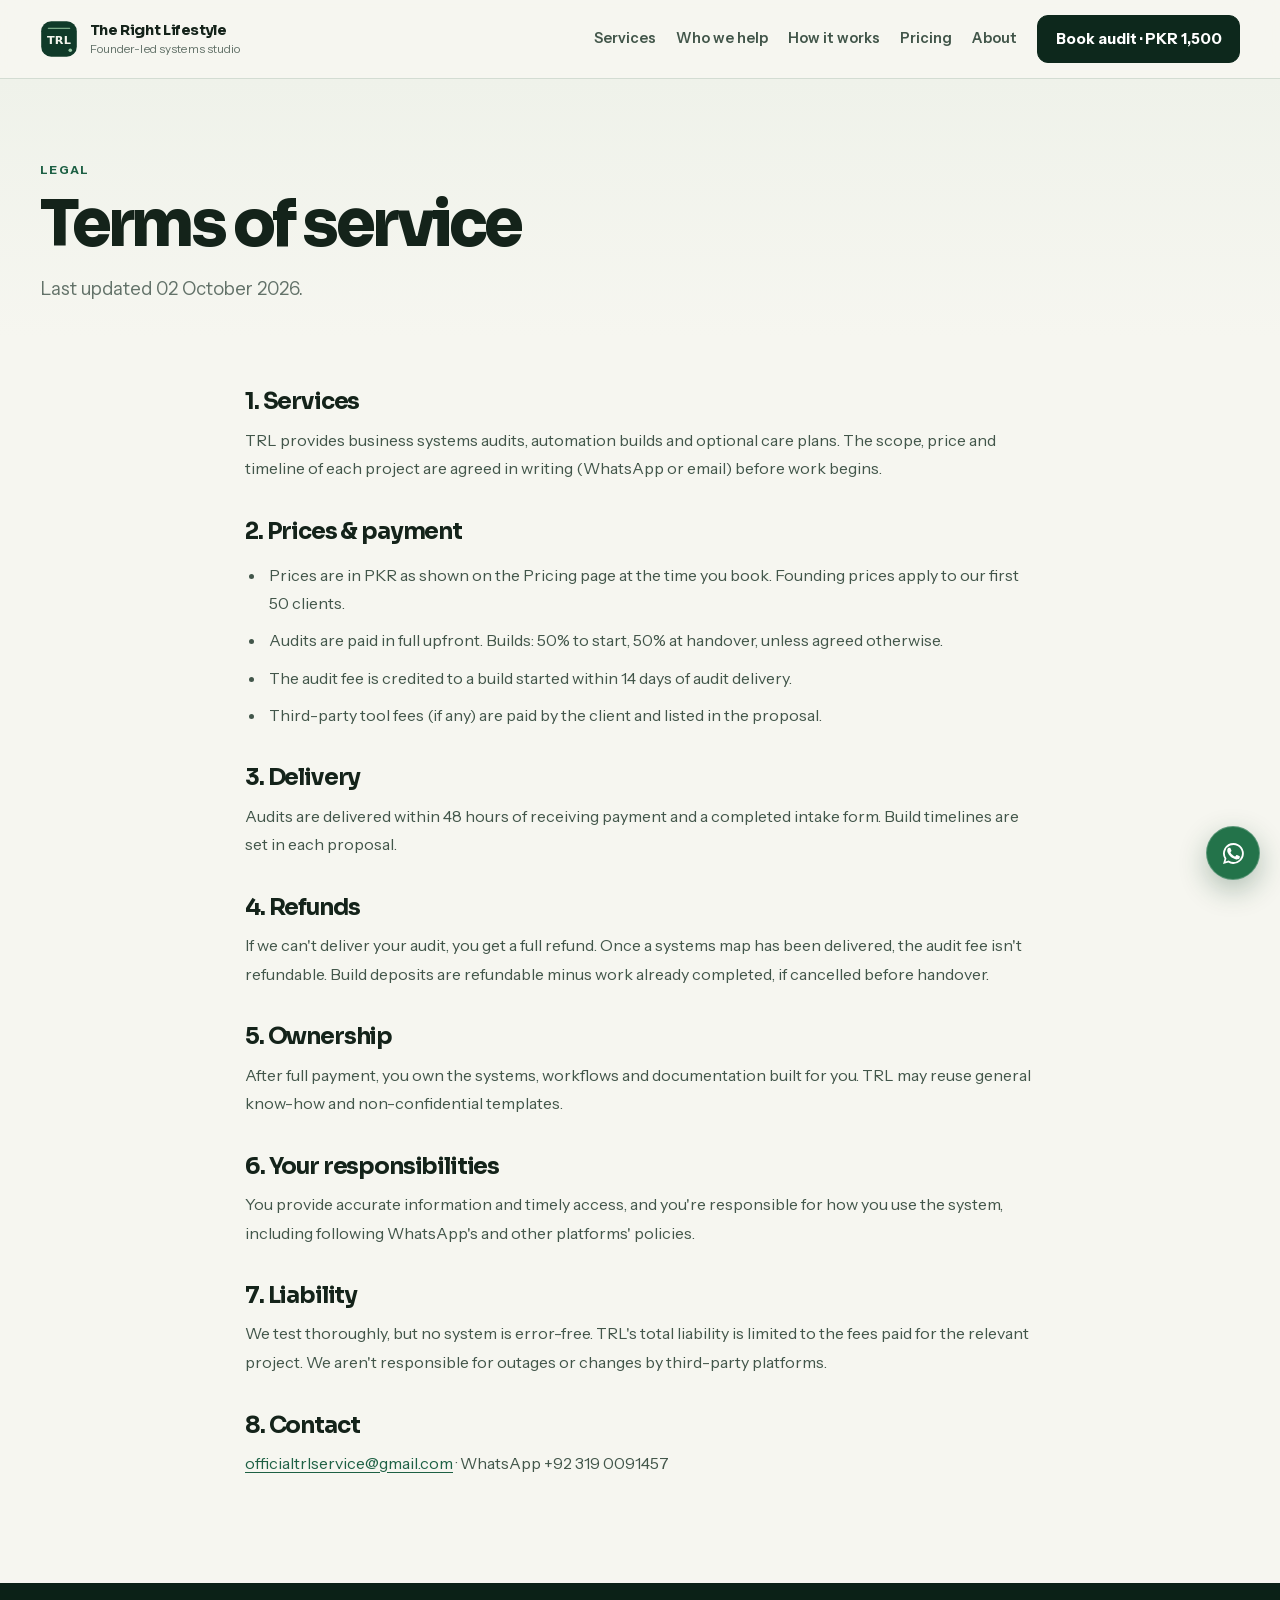
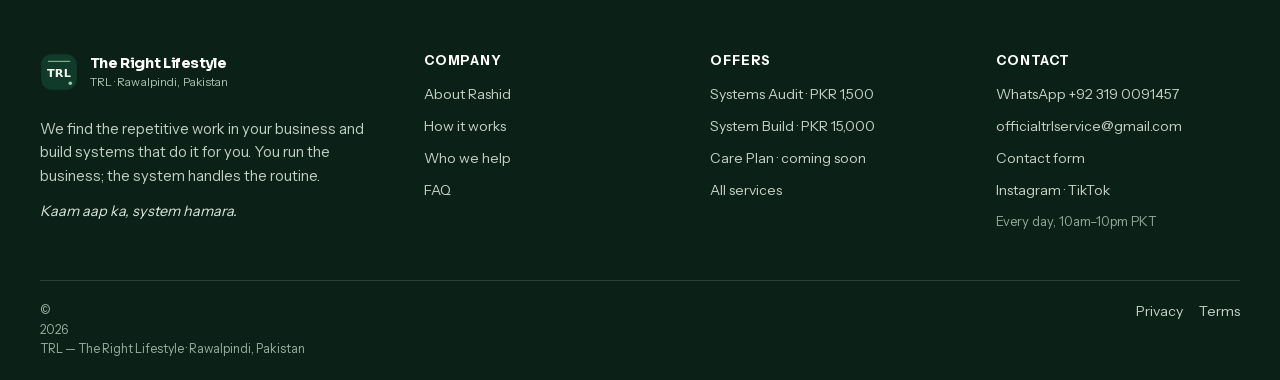
<file: terms.html>
<!doctype html>
<html lang="en">
<head>
<meta charset="utf-8">
<meta name="viewport" content="width=device-width,initial-scale=1,viewport-fit=cover">
<title>Terms of service · TRL — The Right Lifestyle</title>
<meta name="description" content="TRL terms: scope, payment, delivery, refunds and ownership.">
<meta name="robots" content="index,follow,max-image-preview:large">
<meta name="referrer" content="strict-origin-when-cross-origin">
<meta name="theme-color" content="#f6f6f0">
<link rel="canonical" href="https://therightlifestyle.github.io/TheRightLifestyle/terms.html">
<link rel="icon" href="assets/img/favicon.svg" type="image/svg+xml"><link rel="apple-touch-icon" href="assets/img/icon-192.png"><link rel="manifest" href="manifest.webmanifest">
<meta property="og:type" content="website"><meta property="og:site_name" content="TRL — The Right Lifestyle"><meta property="og:locale" content="en_PK">
<meta property="og:title" content="Terms of service · TRL — The Right Lifestyle"><meta property="og:description" content="TRL terms: scope, payment, delivery, refunds and ownership."><meta property="og:url" content="https://therightlifestyle.github.io/TheRightLifestyle/terms.html">
<meta property="og:image" content="https://therightlifestyle.github.io/TheRightLifestyle/assets/img/og-image.png"><meta property="og:image:width" content="1200"><meta property="og:image:height" content="630"><meta property="og:image:alt" content="TRL — practical business systems for WhatsApp enquiries, orders, bookings and follow-ups in Pakistan.">
<meta name="twitter:card" content="summary_large_image"><meta name="twitter:title" content="Terms of service · TRL — The Right Lifestyle"><meta name="twitter:description" content="TRL terms: scope, payment, delivery, refunds and ownership."><meta name="twitter:image" content="https://therightlifestyle.github.io/TheRightLifestyle/assets/img/og-image.png">
<link rel="preload" href="assets/fonts/instrument-sans-latin.woff2" as="font" type="font/woff2" crossorigin>
<link rel="preload" href="assets/fonts/sora-700.woff2" as="font" type="font/woff2" crossorigin>
<link rel="stylesheet" href="assets/css/style.css">
<script type="application/ld+json">{"@context": "https://schema.org", "@type": "ProfessionalService", "name": "TRL \u2014 The Right Lifestyle", "alternateName": "TRL", "url": "https://therightlifestyle.github.io/TheRightLifestyle/", "email": "officialtrlservice@gmail.com", "telephone": "+923190091457", "founder": {"@type": "Person", "name": "Rashid Muhammad Amir"}, "address": {"@type": "PostalAddress", "addressLocality": "Rawalpindi", "addressRegion": "Punjab", "addressCountry": "PK"}, "areaServed": "PK", "sameAs": ["https://www.instagram.com/the.right.lifestyle/", "https://www.tiktok.com/@the.right.lifestyle"], "openingHours": "Mo-Su 10:00-22:00", "priceRange": "PKR 1,500\u201325,000+", "description": "Systems audits and automation for online and local businesses in Pakistan."}</script>
<!-- ANALYTICS SLOT (P3): paste GA4 + Microsoft Clarity snippets here when IDs exist -->
</head>
<body>
<a class="skip" href="#main">Skip to content</a>
<header class="nav">
 <div class="wrap">
  <a class="brand" href="index.html" aria-label="TRL home"><img src="assets/img/favicon.svg" alt="" width="38" height="38"><span><b>The Right Lifestyle</b><small>Founder-led systems studio</small></span></a>
  <nav class="menu" id="menu" aria-label="Main"><a href="services.html">Services</a><a href="who-we-help.html">Who we help</a><a href="how-it-works.html">How it works</a><a href="pricing.html">Pricing</a><a href="about.html">About</a><a class="btn btn-wa" href="https://wa.me/923190091457?text=Hi%20Rashid%2C%20I%27d%20like%20to%20book%20the%20TRL%20Systems%20Audit%20%28PKR%201%2C500%20founding%20price%29.%20My%20business%20is%3A%20" target="_blank" rel="noopener"><svg viewBox="0 0 24 24" fill="currentColor" aria-hidden="true"><path d="M17.5 14.4c-.3-.1-1.8-.9-2-1-.3-.1-.5-.1-.7.1-.2.3-.8 1-.9 1.2-.2.2-.3.2-.6.1-.3-.1-1.3-.5-2.4-1.5-.9-.8-1.5-1.8-1.7-2.1-.2-.3 0-.5.1-.6l.4-.5c.2-.2.2-.3.3-.5.1-.2 0-.4 0-.5l-.9-2.2c-.2-.6-.5-.5-.7-.5h-.6c-.2 0-.5.1-.8.4-.3.3-1 1-1 2.5s1.1 2.9 1.2 3.1c.1.2 2.1 3.2 5.1 4.5.7.3 1.3.5 1.7.6.7.2 1.4.2 1.9.1.6-.1 1.8-.7 2-1.4.2-.7.2-1.3.2-1.4-.1-.2-.3-.3-.6-.4zM12 2a10 10 0 0 0-8.6 15.1L2 22l5-1.3A10 10 0 1 0 12 2zm0 18.2c-1.5 0-3-.4-4.3-1.2l-.3-.2-3 .8.8-2.9-.2-.3A8.2 8.2 0 1 1 12 20.2z"/></svg> Book audit · PKR 1,500</a></nav>
  <a class="btn btn-p nav-cta" href="https://wa.me/923190091457?text=Hi%20Rashid%2C%20I%27d%20like%20to%20book%20the%20TRL%20Systems%20Audit%20%28PKR%201%2C500%20founding%20price%29.%20My%20business%20is%3A%20" target="_blank" rel="noopener">Book audit · PKR 1,500</a>
  <button class="burger" aria-label="Open menu" aria-expanded="false" aria-controls="menu"><span></span></button>
 </div>
</header>
<main id="main">
<section class="phero"><div class="wrap"><span class="eyebrow">Legal</span><h1>Terms of service</h1><p class="lead">Last updated 02 October 2026.</p></div></section>
<section class="sec sec-tight"><div class="wrap narrow prose">
<h2>1. Services</h2><p>TRL provides business systems audits, automation builds and optional care plans. The scope, price and timeline of each project are agreed in writing (WhatsApp or email) before work begins.</p>
<h2>2. Prices &amp; payment</h2><ul><li>Prices are in PKR as shown on the Pricing page at the time you book. Founding prices apply to our first 50 clients.</li><li>Audits are paid in full upfront. Builds: 50% to start, 50% at handover, unless agreed otherwise.</li><li>The audit fee is credited to a build started within 14 days of audit delivery.</li><li>Third-party tool fees (if any) are paid by the client and listed in the proposal.</li></ul>
<h2>3. Delivery</h2><p>Audits are delivered within 48 hours of receiving payment and a completed intake form. Build timelines are set in each proposal.</p>
<h2>4. Refunds</h2><p>If we can't deliver your audit, you get a full refund. Once a systems map has been delivered, the audit fee isn't refundable. Build deposits are refundable minus work already completed, if cancelled before handover.</p>
<h2>5. Ownership</h2><p>After full payment, you own the systems, workflows and documentation built for you. TRL may reuse general know-how and non-confidential templates.</p>
<h2>6. Your responsibilities</h2><p>You provide accurate information and timely access, and you're responsible for how you use the system, including following WhatsApp's and other platforms' policies.</p>
<h2>7. Liability</h2><p>We test thoroughly, but no system is error-free. TRL's total liability is limited to the fees paid for the relevant project. We aren't responsible for outages or changes by third-party platforms.</p>
<h2>8. Contact</h2><p><a href="mailto:officialtrlservice@gmail.com">officialtrlservice@gmail.com</a> · WhatsApp +92 319 0091457</p>
</div></section>
</main>
<footer class="foot on-dark">
 <div class="wrap">
  <div class="foot-grid">
   <div>
    <a class="brand" href="index.html"><img src="assets/img/favicon.svg" alt="" width="36" height="36"><span><b>The Right Lifestyle</b><small>TRL · Rawalpindi, Pakistan</small></span></a>
    <p class="foot-intro">We find the repetitive work in your business and build systems that do it for you. You run the business; the system handles the routine.</p>
    <p class="foot-signoff"><i>Kaam aap ka, system hamara.</i></p>
   </div>
   <div><h4>Company</h4><ul><li><a href="about.html">About Rashid</a></li><li><a href="how-it-works.html">How it works</a></li><li><a href="who-we-help.html">Who we help</a></li><li><a href="faq.html">FAQ</a></li></ul></div>
   <div><h4>Offers</h4><ul><li><a href="pricing.html#audit">Systems Audit · PKR 1,500</a></li><li><a href="pricing.html#build">System Build · PKR 15,000</a></li><li><a href="pricing.html#care">Care Plan · coming soon</a></li><li><a href="services.html">All services</a></li></ul></div>
   <div><h4>Contact</h4><ul><li><a href="https://wa.me/923190091457?text=Assalam%20o%20Alaikum%20Rashid%2C%20I%20found%20TRL%20online.%20I%27d%20like%20to%20talk%20about%20my%20business." target="_blank" rel="noopener">WhatsApp +92 319 0091457</a></li><li><a href="mailto:officialtrlservice@gmail.com">officialtrlservice@gmail.com</a></li><li><a href="contact.html">Contact form</a></li><li><a href="https://www.instagram.com/the.right.lifestyle/" target="_blank" rel="noopener">Instagram</a> · <a href="https://www.tiktok.com/@the.right.lifestyle" target="_blank" rel="noopener">TikTok</a></li><li class="foot-hours">Every day, 10am–10pm PKT</li></ul></div>
  </div>
  <div class="foot-b"><span>© <span id="yr">2026</span> TRL — The Right Lifestyle · Rawalpindi, Pakistan</span><span><a href="privacy.html">Privacy</a><a href="terms.html">Terms</a></span></div>
 </div>
</footer>
<a class="fab" href="https://wa.me/923190091457?text=Assalam%20o%20Alaikum%20Rashid%2C%20I%20found%20TRL%20online.%20I%27d%20like%20to%20talk%20about%20my%20business." target="_blank" rel="noopener" aria-label="Chat with TRL on WhatsApp"><svg viewBox="0 0 24 24" fill="currentColor" aria-hidden="true"><path d="M17.5 14.4c-.3-.1-1.8-.9-2-1-.3-.1-.5-.1-.7.1-.2.3-.8 1-.9 1.2-.2.2-.3.2-.6.1-.3-.1-1.3-.5-2.4-1.5-.9-.8-1.5-1.8-1.7-2.1-.2-.3 0-.5.1-.6l.4-.5c.2-.2.2-.3.3-.5.1-.2 0-.4 0-.5l-.9-2.2c-.2-.6-.5-.5-.7-.5h-.6c-.2 0-.5.1-.8.4-.3.3-1 1-1 2.5s1.1 2.9 1.2 3.1c.1.2 2.1 3.2 5.1 4.5.7.3 1.3.5 1.7.6.7.2 1.4.2 1.9.1.6-.1 1.8-.7 2-1.4.2-.7.2-1.3.2-1.4-.1-.2-.3-.3-.6-.4zM12 2a10 10 0 0 0-8.6 15.1L2 22l5-1.3A10 10 0 1 0 12 2zm0 18.2c-1.5 0-3-.4-4.3-1.2l-.3-.2-3 .8.8-2.9-.2-.3A8.2 8.2 0 1 1 12 20.2z"/></svg></a>
<script src="assets/js/main.js" defer></script>
</body>
</html>
</file>
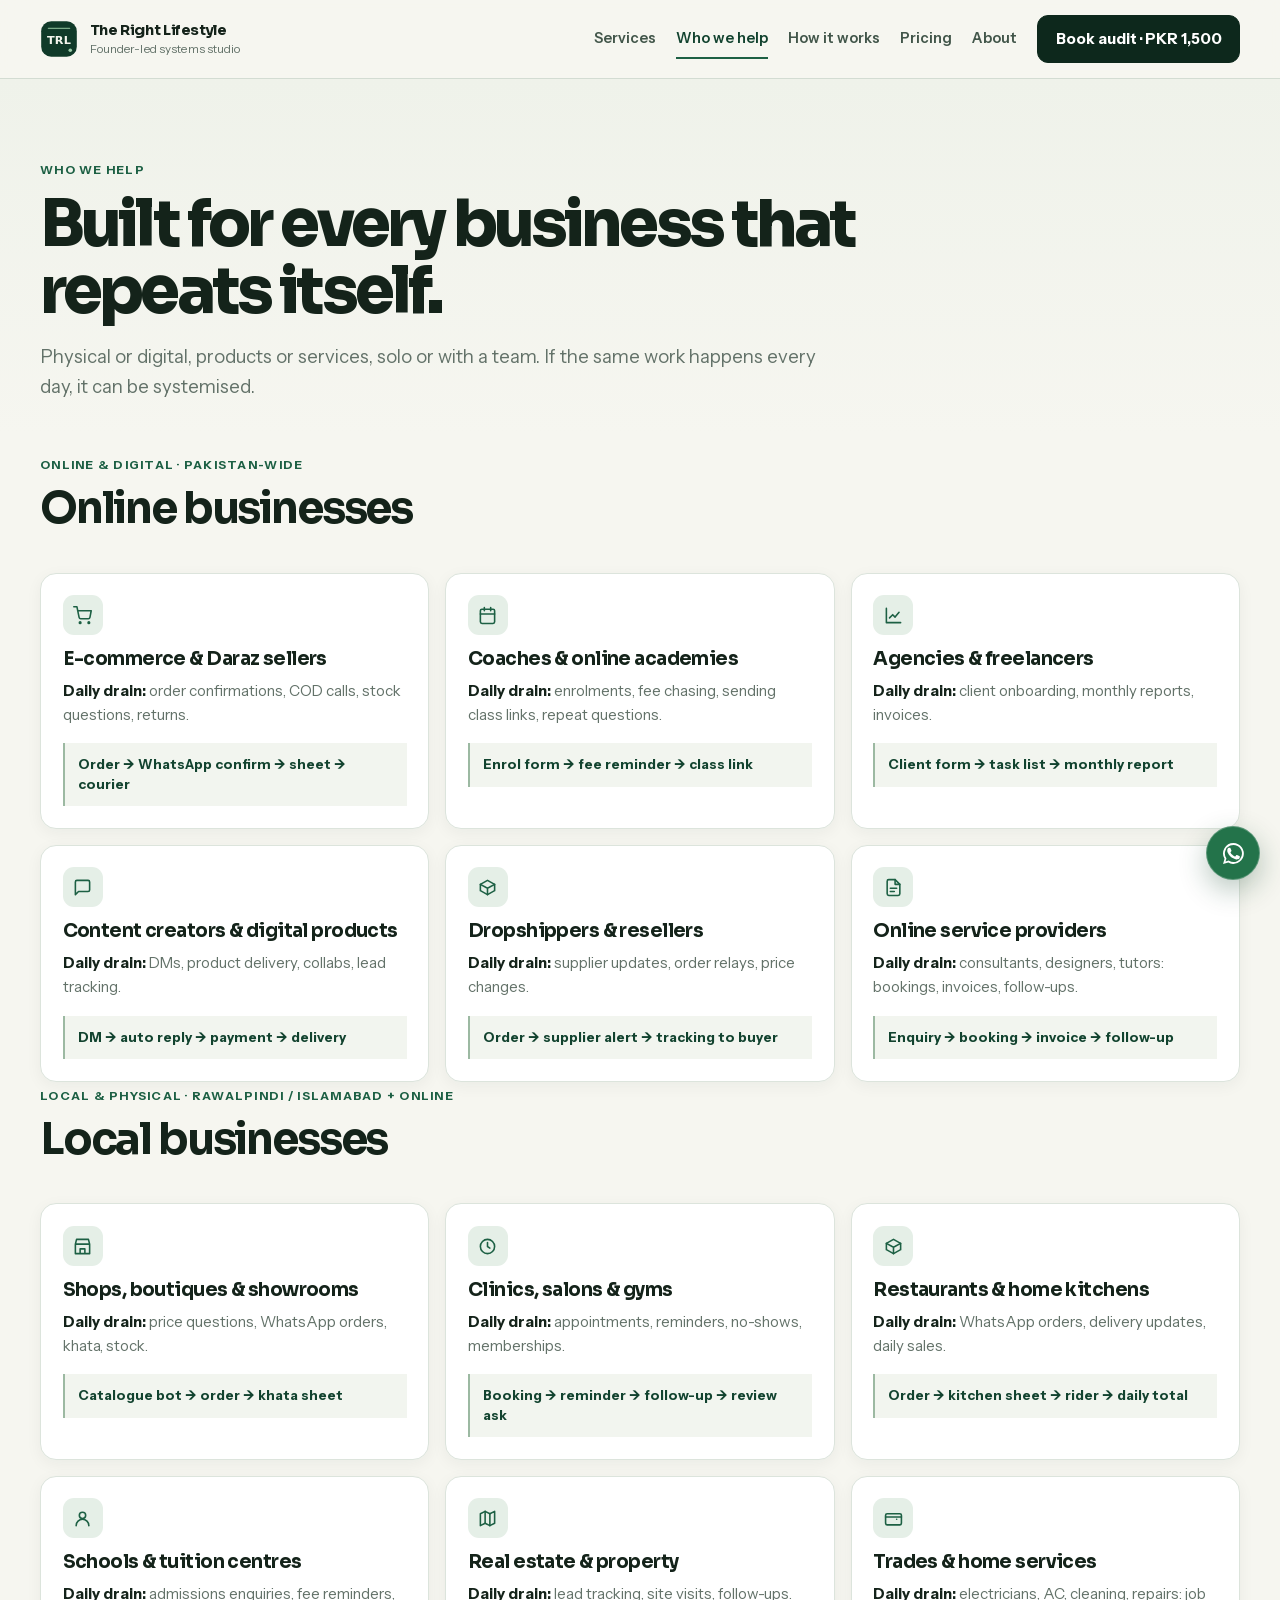
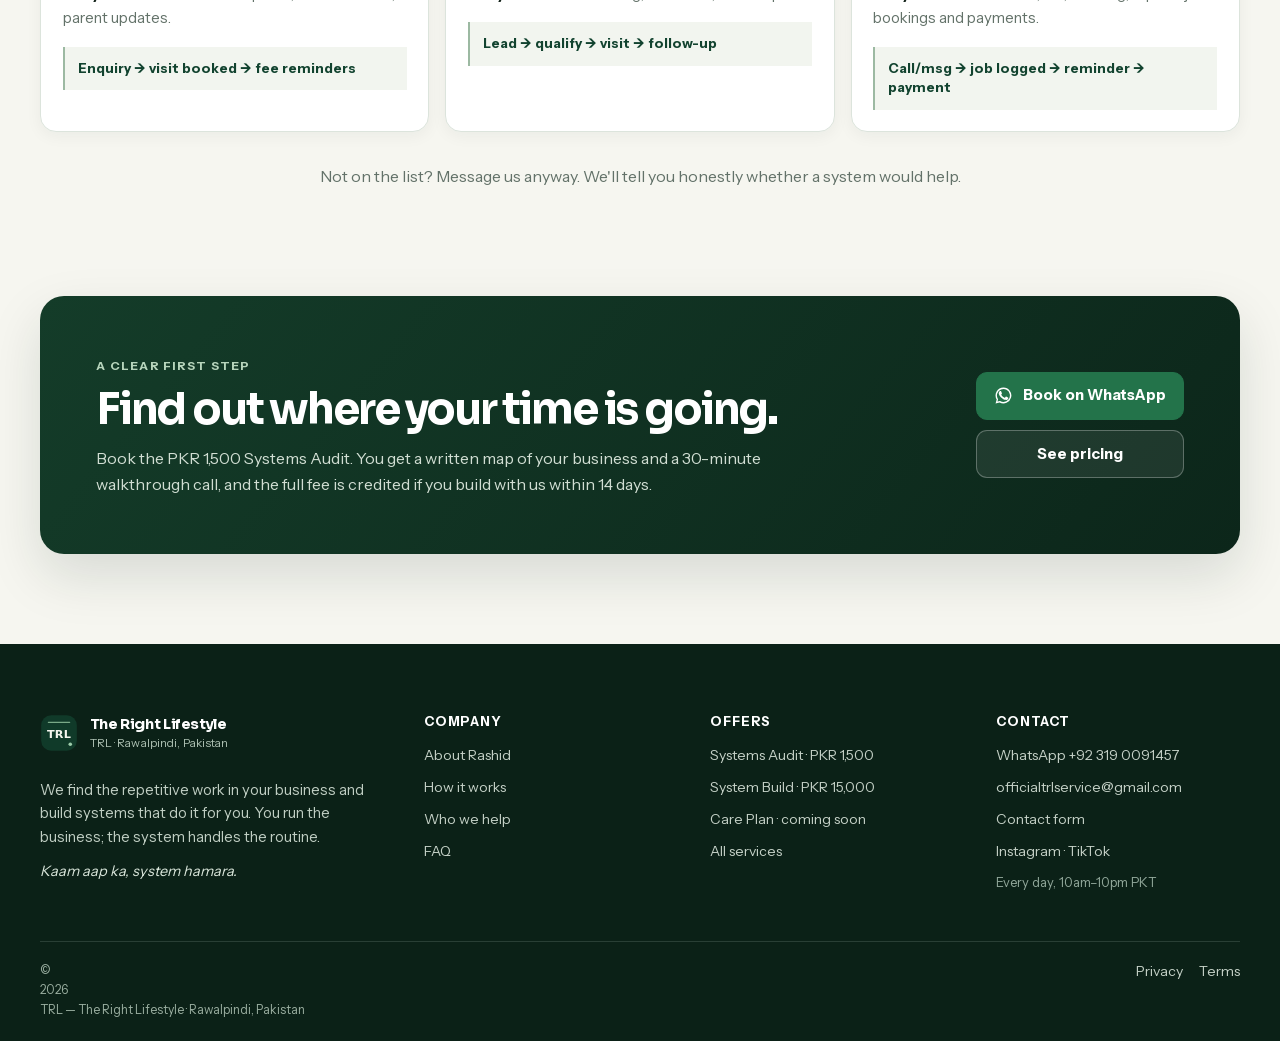
<file: who-we-help.html>
<!doctype html>
<html lang="en">
<head>
<meta charset="utf-8">
<meta name="viewport" content="width=device-width,initial-scale=1,viewport-fit=cover">
<title>Who we help · TRL — The Right Lifestyle</title>
<meta name="description" content="Systems for online and local businesses across Pakistan: e-commerce, Daraz sellers, academies, agencies, shops, clinics, restaurants and more.">
<meta name="robots" content="index,follow,max-image-preview:large">
<meta name="referrer" content="strict-origin-when-cross-origin">
<meta name="theme-color" content="#f6f6f0">
<link rel="canonical" href="https://therightlifestyle.github.io/TheRightLifestyle/who-we-help.html">
<link rel="icon" href="assets/img/favicon.svg" type="image/svg+xml"><link rel="apple-touch-icon" href="assets/img/icon-192.png"><link rel="manifest" href="manifest.webmanifest">
<meta property="og:type" content="website"><meta property="og:site_name" content="TRL — The Right Lifestyle"><meta property="og:locale" content="en_PK">
<meta property="og:title" content="Who we help · TRL — The Right Lifestyle"><meta property="og:description" content="Systems for online and local businesses across Pakistan: e-commerce, Daraz sellers, academies, agencies, shops, clinics, restaurants and more."><meta property="og:url" content="https://therightlifestyle.github.io/TheRightLifestyle/who-we-help.html">
<meta property="og:image" content="https://therightlifestyle.github.io/TheRightLifestyle/assets/img/og-image.png"><meta property="og:image:width" content="1200"><meta property="og:image:height" content="630"><meta property="og:image:alt" content="TRL — practical business systems for WhatsApp enquiries, orders, bookings and follow-ups in Pakistan.">
<meta name="twitter:card" content="summary_large_image"><meta name="twitter:title" content="Who we help · TRL — The Right Lifestyle"><meta name="twitter:description" content="Systems for online and local businesses across Pakistan: e-commerce, Daraz sellers, academies, agencies, shops, clinics, restaurants and more."><meta name="twitter:image" content="https://therightlifestyle.github.io/TheRightLifestyle/assets/img/og-image.png">
<link rel="preload" href="assets/fonts/instrument-sans-latin.woff2" as="font" type="font/woff2" crossorigin>
<link rel="preload" href="assets/fonts/sora-700.woff2" as="font" type="font/woff2" crossorigin>
<link rel="stylesheet" href="assets/css/style.css">
<script type="application/ld+json">{"@context": "https://schema.org", "@type": "ProfessionalService", "name": "TRL \u2014 The Right Lifestyle", "alternateName": "TRL", "url": "https://therightlifestyle.github.io/TheRightLifestyle/", "email": "officialtrlservice@gmail.com", "telephone": "+923190091457", "founder": {"@type": "Person", "name": "Rashid Muhammad Amir"}, "address": {"@type": "PostalAddress", "addressLocality": "Rawalpindi", "addressRegion": "Punjab", "addressCountry": "PK"}, "areaServed": "PK", "sameAs": ["https://www.instagram.com/the.right.lifestyle/", "https://www.tiktok.com/@the.right.lifestyle"], "openingHours": "Mo-Su 10:00-22:00", "priceRange": "PKR 1,500\u201325,000+", "description": "Systems audits and automation for online and local businesses in Pakistan."}</script>
<!-- ANALYTICS SLOT (P3): paste GA4 + Microsoft Clarity snippets here when IDs exist -->
</head>
<body>
<a class="skip" href="#main">Skip to content</a>
<header class="nav">
 <div class="wrap">
  <a class="brand" href="index.html" aria-label="TRL home"><img src="assets/img/favicon.svg" alt="" width="38" height="38"><span><b>The Right Lifestyle</b><small>Founder-led systems studio</small></span></a>
  <nav class="menu" id="menu" aria-label="Main"><a href="services.html">Services</a><a href="who-we-help.html" aria-current="page">Who we help</a><a href="how-it-works.html">How it works</a><a href="pricing.html">Pricing</a><a href="about.html">About</a><a class="btn btn-wa" href="https://wa.me/923190091457?text=Hi%20Rashid%2C%20I%27d%20like%20to%20book%20the%20TRL%20Systems%20Audit%20%28PKR%201%2C500%20founding%20price%29.%20My%20business%20is%3A%20" target="_blank" rel="noopener"><svg viewBox="0 0 24 24" fill="currentColor" aria-hidden="true"><path d="M17.5 14.4c-.3-.1-1.8-.9-2-1-.3-.1-.5-.1-.7.1-.2.3-.8 1-.9 1.2-.2.2-.3.2-.6.1-.3-.1-1.3-.5-2.4-1.5-.9-.8-1.5-1.8-1.7-2.1-.2-.3 0-.5.1-.6l.4-.5c.2-.2.2-.3.3-.5.1-.2 0-.4 0-.5l-.9-2.2c-.2-.6-.5-.5-.7-.5h-.6c-.2 0-.5.1-.8.4-.3.3-1 1-1 2.5s1.1 2.9 1.2 3.1c.1.2 2.1 3.2 5.1 4.5.7.3 1.3.5 1.7.6.7.2 1.4.2 1.9.1.6-.1 1.8-.7 2-1.4.2-.7.2-1.3.2-1.4-.1-.2-.3-.3-.6-.4zM12 2a10 10 0 0 0-8.6 15.1L2 22l5-1.3A10 10 0 1 0 12 2zm0 18.2c-1.5 0-3-.4-4.3-1.2l-.3-.2-3 .8.8-2.9-.2-.3A8.2 8.2 0 1 1 12 20.2z"/></svg> Book audit · PKR 1,500</a></nav>
  <a class="btn btn-p nav-cta" href="https://wa.me/923190091457?text=Hi%20Rashid%2C%20I%27d%20like%20to%20book%20the%20TRL%20Systems%20Audit%20%28PKR%201%2C500%20founding%20price%29.%20My%20business%20is%3A%20" target="_blank" rel="noopener">Book audit · PKR 1,500</a>
  <button class="burger" aria-label="Open menu" aria-expanded="false" aria-controls="menu"><span></span></button>
 </div>
</header>
<main id="main">
<section class="phero"><div class="wrap"><span class="eyebrow">Who we help</span><h1>Built for every business that repeats itself.</h1><p class="lead">Physical or digital, products or services, solo or with a team. If the same work happens every day, it can be systemised.</p></div></section>
<section class="sec sec-tight"><div class="wrap">
<div class="head rv"><span class="eyebrow">Online &amp; digital · Pakistan-wide</span><h2>Online businesses</h2></div>
<div class="g3">
<div class="card hov rv"><span class="ic"><svg viewBox="0 0 24 24" fill="none" stroke="currentColor" stroke-width="2" stroke-linecap="round" stroke-linejoin="round" aria-hidden="true"><circle cx="9" cy="21" r="1"/><circle cx="20" cy="21" r="1"/><path d="M1 1h4l2.7 13.4a2 2 0 0 0 2 1.6h9.7a2 2 0 0 0 2-1.6L23 6H6"/></svg></span><h3>E-commerce & Daraz sellers</h3><p><b class="label-strong">Daily drain:</b> order confirmations, COD calls, stock questions, returns.</p><div class="flow">Order → WhatsApp confirm → sheet → courier</div></div>
<div class="card hov rv"><span class="ic"><svg viewBox="0 0 24 24" fill="none" stroke="currentColor" stroke-width="2" stroke-linecap="round" stroke-linejoin="round" aria-hidden="true"><rect x="3" y="4" width="18" height="18" rx="2"/><path d="M16 2v4M8 2v4M3 10h18"/></svg></span><h3>Coaches & online academies</h3><p><b class="label-strong">Daily drain:</b> enrolments, fee chasing, sending class links, repeat questions.</p><div class="flow">Enrol form → fee reminder → class link</div></div>
<div class="card hov rv"><span class="ic"><svg viewBox="0 0 24 24" fill="none" stroke="currentColor" stroke-width="2" stroke-linecap="round" stroke-linejoin="round" aria-hidden="true"><path d="M3 3v18h18"/><path d="m7 15 4-4 3 3 5-6"/></svg></span><h3>Agencies & freelancers</h3><p><b class="label-strong">Daily drain:</b> client onboarding, monthly reports, invoices.</p><div class="flow">Client form → task list → monthly report</div></div>
<div class="card hov rv"><span class="ic"><svg viewBox="0 0 24 24" fill="none" stroke="currentColor" stroke-width="2" stroke-linecap="round" stroke-linejoin="round" aria-hidden="true"><path d="M21 15a2 2 0 0 1-2 2H7l-4 4V5a2 2 0 0 1 2-2h14a2 2 0 0 1 2 2z"/></svg></span><h3>Content creators & digital products</h3><p><b class="label-strong">Daily drain:</b> DMs, product delivery, collabs, lead tracking.</p><div class="flow">DM → auto reply → payment → delivery</div></div>
<div class="card hov rv"><span class="ic"><svg viewBox="0 0 24 24" fill="none" stroke="currentColor" stroke-width="2" stroke-linecap="round" stroke-linejoin="round" aria-hidden="true"><path d="M21 8 12 3 3 8v8l9 5 9-5z"/><path d="m3 8 9 5 9-5M12 13v8"/></svg></span><h3>Dropshippers & resellers</h3><p><b class="label-strong">Daily drain:</b> supplier updates, order relays, price changes.</p><div class="flow">Order → supplier alert → tracking to buyer</div></div>
<div class="card hov rv"><span class="ic"><svg viewBox="0 0 24 24" fill="none" stroke="currentColor" stroke-width="2" stroke-linecap="round" stroke-linejoin="round" aria-hidden="true"><path d="M14 2H6a2 2 0 0 0-2 2v16a2 2 0 0 0 2 2h12a2 2 0 0 0 2-2V8z"/><path d="M14 2v6h6M8 13h8M8 17h5"/></svg></span><h3>Online service providers</h3><p><b class="label-strong">Daily drain:</b> consultants, designers, tutors: bookings, invoices, follow-ups.</p><div class="flow">Enquiry → booking → invoice → follow-up</div></div>
</div>
<div class="head rv mt3"><span class="eyebrow">Local &amp; physical · Rawalpindi / Islamabad + online</span><h2>Local businesses</h2></div>
<div class="g3">
<div class="card hov rv"><span class="ic"><svg viewBox="0 0 24 24" fill="none" stroke="currentColor" stroke-width="2" stroke-linecap="round" stroke-linejoin="round" aria-hidden="true"><path d="M3 9 4.5 3h15L21 9M3 9v12h18V9M3 9h18M9 21v-6h6v6"/></svg></span><h3>Shops, boutiques & showrooms</h3><p><b class="label-strong">Daily drain:</b> price questions, WhatsApp orders, khata, stock.</p><div class="flow">Catalogue bot → order → khata sheet</div></div>
<div class="card hov rv"><span class="ic"><svg viewBox="0 0 24 24" fill="none" stroke="currentColor" stroke-width="2" stroke-linecap="round" stroke-linejoin="round" aria-hidden="true"><circle cx="12" cy="12" r="9"/><path d="M12 7v5l3 2"/></svg></span><h3>Clinics, salons & gyms</h3><p><b class="label-strong">Daily drain:</b> appointments, reminders, no-shows, memberships.</p><div class="flow">Booking → reminder → follow-up → review ask</div></div>
<div class="card hov rv"><span class="ic"><svg viewBox="0 0 24 24" fill="none" stroke="currentColor" stroke-width="2" stroke-linecap="round" stroke-linejoin="round" aria-hidden="true"><path d="M21 8 12 3 3 8v8l9 5 9-5z"/><path d="m3 8 9 5 9-5M12 13v8"/></svg></span><h3>Restaurants & home kitchens</h3><p><b class="label-strong">Daily drain:</b> WhatsApp orders, delivery updates, daily sales.</p><div class="flow">Order → kitchen sheet → rider → daily total</div></div>
<div class="card hov rv"><span class="ic"><svg viewBox="0 0 24 24" fill="none" stroke="currentColor" stroke-width="2" stroke-linecap="round" stroke-linejoin="round" aria-hidden="true"><circle cx="12" cy="8" r="4"/><path d="M4 21a8 8 0 0 1 16 0"/></svg></span><h3>Schools & tuition centres</h3><p><b class="label-strong">Daily drain:</b> admissions enquiries, fee reminders, parent updates.</p><div class="flow">Enquiry → visit booked → fee reminders</div></div>
<div class="card hov rv"><span class="ic"><svg viewBox="0 0 24 24" fill="none" stroke="currentColor" stroke-width="2" stroke-linecap="round" stroke-linejoin="round" aria-hidden="true"><path d="M9 3 3 6v15l6-3 6 3 6-3V3l-6 3z"/><path d="M9 3v15M15 6v15"/></svg></span><h3>Real estate & property</h3><p><b class="label-strong">Daily drain:</b> lead tracking, site visits, follow-ups.</p><div class="flow">Lead → qualify → visit → follow-up</div></div>
<div class="card hov rv"><span class="ic"><svg viewBox="0 0 24 24" fill="none" stroke="currentColor" stroke-width="2" stroke-linecap="round" stroke-linejoin="round" aria-hidden="true"><rect x="2" y="6" width="20" height="14" rx="2"/><path d="M16 13h.01M2 10h20"/></svg></span><h3>Trades & home services</h3><p><b class="label-strong">Daily drain:</b> electricians, AC, cleaning, repairs: job bookings and payments.</p><div class="flow">Call/msg → job logged → reminder → payment</div></div>
</div>
<p class="center muted mt2">Not on the list? Message us anyway. We'll tell you honestly whether a system would help.</p>
</div></section>
<section class="sec sec-cta"><div class="wrap"><div class="cta-panel on-dark">
<div class="cta-copy"><span class="eyebrow">A clear first step</span><h2>Find out where your time is going.</h2><p>Book the PKR 1,500 Systems Audit. You get a written map of your business and a 30-minute walkthrough call, and the full fee is credited if you build with us within 14 days.</p></div>
<div class="cta-actions"><a class="btn btn-wa" href="https://wa.me/923190091457?text=Hi%20Rashid%2C%20I%27d%20like%20to%20book%20the%20TRL%20Systems%20Audit%20%28PKR%201%2C500%20founding%20price%29.%20My%20business%20is%3A%20" target="_blank" rel="noopener"><svg viewBox="0 0 24 24" fill="currentColor" aria-hidden="true"><path d="M17.5 14.4c-.3-.1-1.8-.9-2-1-.3-.1-.5-.1-.7.1-.2.3-.8 1-.9 1.2-.2.2-.3.2-.6.1-.3-.1-1.3-.5-2.4-1.5-.9-.8-1.5-1.8-1.7-2.1-.2-.3 0-.5.1-.6l.4-.5c.2-.2.2-.3.3-.5.1-.2 0-.4 0-.5l-.9-2.2c-.2-.6-.5-.5-.7-.5h-.6c-.2 0-.5.1-.8.4-.3.3-1 1-1 2.5s1.1 2.9 1.2 3.1c.1.2 2.1 3.2 5.1 4.5.7.3 1.3.5 1.7.6.7.2 1.4.2 1.9.1.6-.1 1.8-.7 2-1.4.2-.7.2-1.3.2-1.4-.1-.2-.3-.3-.6-.4zM12 2a10 10 0 0 0-8.6 15.1L2 22l5-1.3A10 10 0 1 0 12 2zm0 18.2c-1.5 0-3-.4-4.3-1.2l-.3-.2-3 .8.8-2.9-.2-.3A8.2 8.2 0 1 1 12 20.2z"/></svg> Book on WhatsApp</a><a class="btn btn-ghost" href="pricing.html">See pricing</a></div>
</div></div></section>

</main>
<footer class="foot on-dark">
 <div class="wrap">
  <div class="foot-grid">
   <div>
    <a class="brand" href="index.html"><img src="assets/img/favicon.svg" alt="" width="36" height="36"><span><b>The Right Lifestyle</b><small>TRL · Rawalpindi, Pakistan</small></span></a>
    <p class="foot-intro">We find the repetitive work in your business and build systems that do it for you. You run the business; the system handles the routine.</p>
    <p class="foot-signoff"><i>Kaam aap ka, system hamara.</i></p>
   </div>
   <div><h4>Company</h4><ul><li><a href="about.html">About Rashid</a></li><li><a href="how-it-works.html">How it works</a></li><li><a href="who-we-help.html">Who we help</a></li><li><a href="faq.html">FAQ</a></li></ul></div>
   <div><h4>Offers</h4><ul><li><a href="pricing.html#audit">Systems Audit · PKR 1,500</a></li><li><a href="pricing.html#build">System Build · PKR 15,000</a></li><li><a href="pricing.html#care">Care Plan · coming soon</a></li><li><a href="services.html">All services</a></li></ul></div>
   <div><h4>Contact</h4><ul><li><a href="https://wa.me/923190091457?text=Assalam%20o%20Alaikum%20Rashid%2C%20I%20found%20TRL%20online.%20I%27d%20like%20to%20talk%20about%20my%20business." target="_blank" rel="noopener">WhatsApp +92 319 0091457</a></li><li><a href="mailto:officialtrlservice@gmail.com">officialtrlservice@gmail.com</a></li><li><a href="contact.html">Contact form</a></li><li><a href="https://www.instagram.com/the.right.lifestyle/" target="_blank" rel="noopener">Instagram</a> · <a href="https://www.tiktok.com/@the.right.lifestyle" target="_blank" rel="noopener">TikTok</a></li><li class="foot-hours">Every day, 10am–10pm PKT</li></ul></div>
  </div>
  <div class="foot-b"><span>© <span id="yr">2026</span> TRL — The Right Lifestyle · Rawalpindi, Pakistan</span><span><a href="privacy.html">Privacy</a><a href="terms.html">Terms</a></span></div>
 </div>
</footer>
<a class="fab" href="https://wa.me/923190091457?text=Assalam%20o%20Alaikum%20Rashid%2C%20I%20found%20TRL%20online.%20I%27d%20like%20to%20talk%20about%20my%20business." target="_blank" rel="noopener" aria-label="Chat with TRL on WhatsApp"><svg viewBox="0 0 24 24" fill="currentColor" aria-hidden="true"><path d="M17.5 14.4c-.3-.1-1.8-.9-2-1-.3-.1-.5-.1-.7.1-.2.3-.8 1-.9 1.2-.2.2-.3.2-.6.1-.3-.1-1.3-.5-2.4-1.5-.9-.8-1.5-1.8-1.7-2.1-.2-.3 0-.5.1-.6l.4-.5c.2-.2.2-.3.3-.5.1-.2 0-.4 0-.5l-.9-2.2c-.2-.6-.5-.5-.7-.5h-.6c-.2 0-.5.1-.8.4-.3.3-1 1-1 2.5s1.1 2.9 1.2 3.1c.1.2 2.1 3.2 5.1 4.5.7.3 1.3.5 1.7.6.7.2 1.4.2 1.9.1.6-.1 1.8-.7 2-1.4.2-.7.2-1.3.2-1.4-.1-.2-.3-.3-.6-.4zM12 2a10 10 0 0 0-8.6 15.1L2 22l5-1.3A10 10 0 1 0 12 2zm0 18.2c-1.5 0-3-.4-4.3-1.2l-.3-.2-3 .8.8-2.9-.2-.3A8.2 8.2 0 1 1 12 20.2z"/></svg></a>
<script src="assets/js/main.js" defer></script>
</body>
</html>
</file>
<file: assets/css/style.css>
@font-face{font-family:"Instrument Sans";src:url("../fonts/instrument-sans-latin.woff2") format("woff2");font-style:normal;font-weight:400 700;font-display:swap}
@font-face{font-family:Sora;src:url("../fonts/sora-700.woff2") format("woff2");font-style:normal;font-weight:700;font-display:swap}
@font-face{font-family:Sora;src:url("../fonts/sora-800.woff2") format("woff2");font-style:normal;font-weight:800;font-display:swap}

:root{
 --canvas:#f6f6f0;--surface:#fff;--surface-soft:#eef1ea;--surface-muted:#e7ece5;
 --ink:#14231a;--ink-soft:#42564a;--muted:#637269;--muted-light:#8a968d;
 --line:#dce4dc;--line-strong:#c7d3c8;
 --green:#1d6044;--green-dark:#12432f;--green-deep:#0d281c;--green-soft:#e5efe7;--wa:#23734a;
 --dark-ink:#f2f6f1;--dark-muted:#b6c5b9;--focus:#d38a18;
 --font-body:"Instrument Sans",system-ui,-apple-system,"Segoe UI",sans-serif;
 --font-display:Sora,"Instrument Sans",sans-serif;
 --shadow-sm:0 4px 16px rgba(21,49,33,.05);--shadow:0 18px 48px rgba(21,49,33,.09);
 --radius-sm:10px;--radius:16px;--radius-lg:24px;--max:1200px
}

*,*::before,*::after{box-sizing:border-box}
html{scroll-behavior:smooth;scroll-padding-top:6.5rem}
body{margin:0;background:var(--canvas);color:var(--ink);font-family:var(--font-body);font-size:16px;line-height:1.62;-webkit-font-smoothing:antialiased;text-rendering:optimizeLegibility;overflow-x:clip}
img,svg{max-width:100%}
img{display:block;height:auto}
a{color:var(--green);text-decoration:none;text-underline-offset:.2em}
a:hover{text-decoration:underline;text-decoration-thickness:1px}
button,input,select,textarea{font:inherit}
button,a{-webkit-tap-highlight-color:transparent}
:focus-visible{outline:3px solid var(--focus);outline-offset:3px}
::selection{background:#cfe2d2;color:var(--green-deep)}

h1,h2,h3,h4,p{margin-top:0}
h1,h2,h3,h4{font-family:var(--font-display);color:var(--ink);line-height:1.16;letter-spacing:-.035em}
h1{font-size:clamp(2.7rem,5.5vw,5rem);line-height:1.05;letter-spacing:-.06em;font-weight:800}
h2{font-size:clamp(2rem,3.4vw,3.05rem);letter-spacing:-.05em;font-weight:700}
h3{font-size:1.18rem;letter-spacing:-.03em}
p{margin-bottom:1rem}
small{font-size:.86em}
.wrap{width:min(var(--max),calc(100% - 48px));margin-inline:auto}
.narrow{max-width:790px}
.center{text-align:center}
.muted{color:var(--muted)}
.mt1{margin-top:1rem}.mt2{margin-top:2rem}.mt3{margin-top:3.5rem}
.label-strong{color:var(--ink);font-weight:700}

/* Accessible navigation and shared header */
.skip{position:fixed;left:12px;top:12px;z-index:2000;transform:translateY(-160%);padding:.7rem 1rem;border-radius:8px;background:var(--green-deep);color:#fff;font-weight:700}
.skip:focus{transform:none;color:#fff}
.nav{position:sticky;top:0;z-index:1000;background:rgba(246,246,240,.94);border-bottom:1px solid rgba(199,211,200,.72);backdrop-filter:blur(16px);-webkit-backdrop-filter:blur(16px)}
.nav>.wrap{min-height:78px;display:flex;align-items:center;gap:1.3rem}
.brand{display:inline-flex;align-items:center;gap:.72rem;min-width:205px;color:var(--ink);text-decoration:none!important}
.brand img{width:38px;height:38px;flex:none}
.brand span{display:grid;line-height:1.15}
.brand b{font-family:var(--font-display);font-size:.91rem;letter-spacing:-.025em}
.brand small{color:var(--muted);font-size:.73rem;margin-top:.28rem;letter-spacing:.01em}
.menu{display:flex;align-items:center;justify-content:flex-end;gap:clamp(.85rem,1.55vw,1.45rem);margin-left:auto}
.menu>a:not(.btn){position:relative;color:var(--ink-soft);font-size:.9rem;font-weight:600;white-space:nowrap}
.menu>a:not(.btn):hover,.menu>a[aria-current="page"]{color:var(--green-dark);text-decoration:none}
.menu>a[aria-current="page"]::after{position:absolute;left:0;right:0;bottom:-.55rem;height:2px;background:var(--green);content:""}
.menu .btn{display:none}
.nav-cta{flex:none}
.burger{display:none;width:44px;height:44px;place-items:center;border:1px solid var(--line);border-radius:12px;background:var(--surface);color:var(--ink);cursor:pointer}
.burger span,.burger span::before,.burger span::after{position:relative;display:block;width:18px;height:2px;border-radius:2px;background:currentColor;content:"";transition:transform .18s ease}
.burger span::before{position:absolute;top:-6px}.burger span::after{position:absolute;top:6px}
.burger[aria-expanded="true"] span{background:transparent}.burger[aria-expanded="true"] span::before{top:0;transform:rotate(45deg)}.burger[aria-expanded="true"] span::after{top:0;transform:rotate(-45deg)}

/* Buttons, links and micro-labels */
.btn{display:inline-flex;min-height:48px;align-items:center;justify-content:center;gap:.6rem;padding:.72rem 1.08rem;border:1px solid transparent;border-radius:11px;font-weight:700;font-size:.94rem;line-height:1.25;text-align:center;text-decoration:none!important;transition:background-color .18s ease,border-color .18s ease,color .18s ease,transform .18s ease,box-shadow .18s ease}
.btn:hover{transform:translateY(-1px);box-shadow:var(--shadow-sm)}
.btn svg{width:19px;height:19px;flex:none}
.btn-wa{background:var(--wa);color:#fff;border-color:var(--wa)}.btn-wa:hover{background:#195e3b;border-color:#195e3b;color:#fff}
.btn-p{background:var(--green-deep);color:#fff;border-color:var(--green-deep)}.btn-p:hover{background:var(--green-dark);border-color:var(--green-dark);color:#fff}
.btn-outline,.btn-g{background:transparent;color:var(--ink);border-color:var(--line-strong)}.btn-outline:hover,.btn-g:hover{background:var(--surface);border-color:var(--green);color:var(--green-dark)}
.btn-ghost{background:rgba(255,255,255,.08);color:#fff;border-color:rgba(255,255,255,.28)}.btn-ghost:hover{background:rgba(255,255,255,.16);border-color:rgba(255,255,255,.58);color:#fff}
.btns{display:flex;flex-wrap:wrap;align-items:center;gap:.75rem}
.text-link{display:inline-flex;align-items:center;gap:.45rem;color:var(--green-dark);font-weight:700;text-decoration:none}
.text-link:hover{text-decoration:underline}
.eyebrow,.kicker,.demo-kicker{display:inline-block;color:var(--green);font-size:.75rem;font-weight:800;letter-spacing:.105em;text-transform:uppercase}
.kicker{color:var(--muted);font-size:.72rem}

/* Home hero and illustrative workflow */
.hero{position:relative;isolation:isolate;overflow:hidden;padding:clamp(3.8rem,7.3vw,6.8rem) 0 4.5rem;background:radial-gradient(ellipse at 20% 10%,rgba(223,234,220,.52),transparent 44%),var(--canvas)}
.hero::after{position:absolute;right:-220px;top:70px;z-index:-1;width:520px;height:520px;border:1px solid rgba(29,96,68,.08);border-radius:50%;box-shadow:0 0 0 48px rgba(29,96,68,.025),0 0 0 96px rgba(29,96,68,.018);content:""}
.hero-grid{display:grid;grid-template-columns:minmax(0,1.02fr) minmax(400px,.98fr);align-items:center;gap:clamp(2.8rem,6vw,5.5rem)}
.hero-copy{max-width:650px}
.hero-copy .eyebrow{margin-bottom:1.1rem}
.hero h1{max-width:720px;margin:0 0 1.25rem}
.grad{color:var(--green)}
.lead{max-width:720px;color:var(--ink-soft);font-size:clamp(1.08rem,1.45vw,1.25rem);line-height:1.65}
.hero-copy .lead{max-width:610px;margin-bottom:1.6rem}
.hero-copy .btns{margin:1.6rem 0 1rem}
.hero-meta{margin:1rem 0 0;color:var(--muted);font-size:.91rem}
.hero-meta span{padding:0 .35rem;color:var(--green)}
.ur{margin:1.3rem 0 0;color:var(--green-dark);font-size:.97rem;font-weight:700;letter-spacing:.01em}
.demo-panel{position:relative;overflow:hidden;padding:clamp(1.35rem,2.3vw,2rem);border:1px solid rgba(255,255,255,.09);border-radius:var(--radius-lg);background:linear-gradient(145deg,#153d2a,#0c2519 78%);color:var(--dark-ink);box-shadow:0 28px 70px rgba(16,48,31,.17)}
.demo-panel::before{position:absolute;inset:0 0 auto;height:3px;background:linear-gradient(90deg,#b7d6b5,#4d9770 55%,transparent);content:""}
.demo-top{display:flex;align-items:center;justify-content:space-between;gap:.7rem;margin-bottom:1.5rem}
.demo-kicker{color:#b9d9c1;font-size:.68rem;letter-spacing:.12em}
.sample-chip{padding:.32rem .58rem;border:1px solid rgba(203,230,208,.23);border-radius:999px;color:#d1e4d4;font-size:.7rem;white-space:nowrap}
.demo-panel h2{max-width:460px;margin:0 0 1.35rem;color:#fff;font-size:clamp(1.45rem,2.1vw,1.85rem);letter-spacing:-.04em}
.workflow-list{display:grid;gap:0}
.workflow-item{display:grid;grid-template-columns:38px 1fr auto;align-items:center;gap:.9rem;min-height:72px;padding:.72rem .85rem;border:1px solid rgba(213,232,217,.13);border-radius:12px;background:rgba(255,255,255,.045)}
.workflow-num{display:grid;width:34px;height:34px;place-items:center;border:1px solid rgba(186,221,193,.35);border-radius:50%;color:#c5e1ca;font-size:.73rem;font-weight:800}
.workflow-copy{display:grid;gap:.16rem;min-width:0}
.workflow-copy b{color:#f4f7f2;font-size:.91rem}
.workflow-copy span{color:#b8c9bb;font-size:.78rem;line-height:1.4}
.workflow-label{color:#9dcaaa;font-size:.67rem;font-weight:800;letter-spacing:.09em;text-transform:uppercase}
.workflow-connector{height:17px;margin-left:1.83rem;border-left:1px solid rgba(174,215,184,.52)}
.demo-bottom{display:flex;justify-content:space-between;gap:1rem;margin-top:1.15rem;color:#b9cabc;font-size:.75rem}
.trust-strip{border-block:1px solid var(--line);background:rgba(255,255,255,.62)}
.trust-inner{display:grid;grid-template-columns:repeat(3,1fr);align-items:center;gap:1rem;min-height:76px}
.trust-inner>span{display:flex;align-items:center;gap:.7rem;color:var(--ink-soft);font-size:.88rem;font-weight:600}
.trust-inner>span+span{border-left:1px solid var(--line);padding-left:clamp(1rem,3vw,2.5rem)}
.trust-inner b{color:var(--green);font-family:var(--font-display);font-size:.75rem;letter-spacing:.06em}

/* Sections and content hierarchy */
.sec{padding:clamp(4rem,7vw,6.4rem) 0}
.sec.alt{background:var(--surface-soft)}
.sec-tight{padding-top:1rem}
.sec-tight-lg{padding-top:2rem}
.sec-cta{padding-top:0}
.head{max-width:760px;margin:0 0 2.35rem}
.head h2{margin:.48rem 0 .8rem}
.head p{max-width:690px;margin:0;color:var(--muted);font-size:1.06rem}
.head.c{text-align:center;margin-inline:auto}
.head.c p{margin-inline:auto}
.split-story{display:grid;grid-template-columns:minmax(0,1fr) minmax(350px,.88fr);align-items:center;gap:clamp(3rem,7vw,7rem)}
.story h2{max-width:640px;margin:.5rem 0 1rem;font-size:clamp(2.1rem,3.8vw,3.25rem)}
.story p{max-width:620px;color:var(--muted);font-size:1.07rem}
.story .text-link{margin-top:.5rem}
.friction-list{border-top:1px solid var(--line-strong)}
.friction-item{display:grid;grid-template-columns:42px 1fr;gap:1rem;padding:1.16rem 0;border-bottom:1px solid var(--line)}
.friction-item>span{padding-top:.12rem;color:var(--green);font-family:var(--font-display);font-size:.77rem;font-weight:800}
.friction-item b{font-family:var(--font-display);font-size:1rem;letter-spacing:-.02em}
.friction-item p{margin:.25rem 0 0;color:var(--muted);font-size:.92rem}
.service-grid{display:grid;grid-template-columns:repeat(3,minmax(0,1fr));gap:1rem}
.service-card{display:flex;min-height:260px;flex-direction:column;align-items:flex-start;padding:1.45rem;border:1px solid var(--line);border-radius:var(--radius);background:var(--surface);color:var(--ink);box-shadow:var(--shadow-sm);text-decoration:none!important;transition:transform .2s ease,border-color .2s ease,box-shadow .2s ease}
.service-card:hover{transform:translateY(-3px);border-color:#aec4b3;box-shadow:var(--shadow)}
.service-icon .ic{width:42px;height:42px;margin:0 0 1.3rem;border-radius:12px;background:var(--green-soft);color:var(--green)}
.service-icon .ic svg{width:19px;height:19px}
.service-title{display:block;margin-bottom:.5rem;font-family:var(--font-display);font-size:1.13rem;font-weight:700;letter-spacing:-.03em}
.service-card p{margin:0 0 1.15rem;color:var(--muted);font-size:.95rem}
.service-flow{margin-top:auto;padding-top:.85rem;border-top:1px solid var(--line);color:var(--green-dark);font-size:.8rem;font-weight:700}
.service-flow i{padding-inline:.25rem;color:#86a78d;font-style:normal}
.section-link{margin-top:1.45rem}
.audience-grid{display:grid;grid-template-columns:repeat(2,minmax(0,1fr));gap:1.1rem}
.audience-panel{padding:1.55rem;border:1px solid var(--line);border-radius:var(--radius);background:var(--surface)}
.audience-heading{display:grid;grid-template-columns:48px 1fr;align-items:center;gap:.9rem;padding-bottom:1.1rem;border-bottom:1px solid var(--line)}
.audience-heading .ic{width:44px;height:44px;margin:0;background:var(--green-soft);color:var(--green)}
.audience-heading h3{margin:0 0 .25rem}
.audience-heading p{margin:0;color:var(--muted);font-size:.86rem}
.sector-list{display:flex;flex-wrap:wrap;gap:.5rem;margin-top:1.1rem}
.sector-list span{padding:.38rem .65rem;border:1px solid var(--line);border-radius:7px;background:var(--canvas);color:var(--ink-soft);font-size:.79rem;font-weight:600}
.steps-home{display:grid;grid-template-columns:repeat(4,minmax(0,1fr));gap:0;border-block:1px solid var(--line-strong)}
.steps-home .step{position:relative;min-height:235px;padding:1.45rem 1.35rem 1.4rem 0;border:0;border-radius:0;background:transparent;box-shadow:none}
.steps-home .step+.step{padding-left:1.35rem;border-left:1px solid var(--line)}
.step-index{display:grid;width:34px;height:34px;margin-bottom:1.2rem;place-items:center;border-radius:50%;background:var(--green-soft);color:var(--green);font-family:var(--font-display);font-size:.74rem;font-weight:800}
.steps-home .step h3{margin-bottom:.52rem}
.steps-home .step p{color:var(--muted);font-size:.91rem}
.when{display:block;margin-top:.8rem;color:var(--green-dark);font-size:.78rem;font-weight:700;line-height:1.45}

/* Pricing feature on home and full pricing page */
.pricing-snapshot{display:grid;grid-template-columns:minmax(0,1.15fr) minmax(310px,.85fr);overflow:hidden;border:1px solid var(--line);border-radius:var(--radius-lg);background:var(--surface);box-shadow:var(--shadow-sm)}
.pricing-copy{padding:clamp(1.7rem,3.5vw,3rem);background:var(--green-deep);color:var(--dark-ink)}
.pricing-copy .kicker{color:#b9d9c1}
.pricing-copy h3{max-width:560px;margin:.9rem 0 .75rem;color:#fff;font-size:clamp(1.5rem,2.4vw,2.15rem)}
.pricing-copy p{max-width:560px;margin-bottom:1.35rem;color:#d2dfd4}
.pricing-side{display:flex;flex-direction:column;justify-content:center;padding:clamp(1.5rem,3vw,2.7rem)}
.price-main{display:grid;gap:.3rem;padding-bottom:1rem;border-bottom:1px solid var(--line)}
.price-main b{font-family:var(--font-display);font-size:clamp(2rem,3.4vw,3rem);letter-spacing:-.06em}
.price-main span{color:var(--muted);font-size:.85rem}
.pricing-fact{display:grid;gap:.2rem;padding:.92rem 0;border-bottom:1px solid var(--line)}
.pricing-fact b{font-size:.9rem}.pricing-fact span{color:var(--muted);font-size:.85rem}
.pricing-side .text-link{margin-top:1.1rem}
.plans{display:grid;grid-template-columns:repeat(3,minmax(0,1fr));gap:1rem;align-items:stretch}
.plan{position:relative;display:flex;flex-direction:column;padding:1.55rem;border:1px solid var(--line);border-radius:var(--radius);background:var(--surface);box-shadow:var(--shadow-sm)}
.plan.hot{border-color:#93b79e;box-shadow:0 18px 42px rgba(29,96,68,.11)}
.plan.soon{background:#fbfcf9}
.plan h3{margin:.25rem 0 .5rem}.plan>p{color:var(--muted);font-size:.94rem}
.badge,.tag{display:inline-flex;align-self:flex-start;margin-bottom:.65rem;padding:.31rem .56rem;border-radius:6px;background:var(--green-soft);color:var(--green-dark);font-size:.7rem;font-weight:800;letter-spacing:.04em;text-transform:uppercase}
.plan .price{display:flex;align-items:baseline;gap:.45rem;margin:.65rem 0 .1rem}.price b{font-family:var(--font-display);font-size:clamp(1.8rem,2.7vw,2.35rem);letter-spacing:-.055em}.price>span{color:var(--muted);font-size:.82rem}
.after{margin-bottom:.8rem!important;color:var(--muted);font-size:.8rem!important}
.checks{display:grid;gap:.67rem;margin:1rem 0 1.35rem;padding:0;list-style:none}
.checks li{position:relative;padding-left:1.35rem;color:var(--ink-soft);font-size:.88rem;line-height:1.5}
.checks li::before{position:absolute;left:0;top:.08rem;color:var(--green);font-weight:900;content:"✓"}
.plan .btn{width:100%;margin-top:auto}
.note{display:flex;align-items:flex-start;gap:1rem;margin-top:1.5rem;padding:1.1rem 1.2rem;border:1px solid var(--line);border-radius:12px;background:var(--surface);color:var(--ink-soft);font-size:.92rem}
.note .ic{flex:none;width:34px;height:34px;margin:0;background:var(--green-soft);color:var(--green)}
.note .ic svg{width:17px;height:17px}
.note b{color:var(--ink)}
.tbl-wrap{overflow-x:auto;border:1px solid var(--line);border-radius:var(--radius);background:var(--surface)}
.tbl{width:100%;border-collapse:collapse;text-align:left}
.tbl th,.tbl td{padding:.95rem 1rem;border-bottom:1px solid var(--line)}
.tbl th{background:#f2f5ef;color:var(--ink-soft);font-size:.8rem;letter-spacing:.03em}
.tbl td{color:var(--ink-soft);font-size:.92rem}.tbl td:first-child{color:var(--ink);font-weight:700}
.tbl tr:last-child td{border-bottom:0}
.pay{display:grid;grid-template-columns:repeat(4,minmax(0,1fr));gap:.85rem}
.pay .step{padding:1.15rem;border:1px solid var(--line);border-radius:12px;background:var(--surface)}
.pay .step h3{margin-bottom:.5rem}.pay .step p{margin:0;color:var(--muted);font-size:.89rem}
.acct{display:grid;grid-template-columns:repeat(3,minmax(0,1fr)) auto;align-items:center;gap:1rem;margin:1rem 0 0;padding:1.2rem;border:1px solid var(--line);border-radius:var(--radius);background:var(--surface)}
.acct>div{display:grid;gap:.18rem}.acct dt{color:var(--muted);font-size:.75rem}.acct dd{margin:0;font-weight:700}.acct>div:last-child{display:flex}

/* Service and audience pages */
.g2,.g3,.g4{display:grid;gap:1rem}.g2{grid-template-columns:repeat(2,minmax(0,1fr))}.g3{grid-template-columns:repeat(3,minmax(0,1fr))}.g4{grid-template-columns:repeat(4,minmax(0,1fr))}
.card{padding:1.35rem;border:1px solid var(--line);border-radius:var(--radius);background:var(--surface);box-shadow:var(--shadow-sm)}
.card h3{margin:.8rem 0 .55rem}.card p{color:var(--muted);font-size:.94rem}.card.hov{transition:transform .2s ease,border-color .2s ease,box-shadow .2s ease}.card.hov:hover{transform:translateY(-2px);border-color:#adc4b2;box-shadow:var(--shadow)}
.ic{display:grid;width:40px;height:40px;flex:none;place-items:center;border-radius:11px;background:var(--green-soft);color:var(--green)}
.ic svg{width:19px;height:19px}
.chips{display:flex;flex-wrap:wrap;gap:.45rem;margin:1rem 0;padding:0;list-style:none}
.chips li{padding:.33rem .55rem;border:1px solid var(--line);border-radius:6px;background:var(--canvas);color:var(--ink-soft);font-size:.77rem}
.flow{margin-top:.7rem;padding:.75rem .82rem;border-left:2px solid #9cb9a2;background:#f2f5ef;color:var(--green-dark);font-size:.84rem;font-weight:700;line-height:1.45}
.split{display:grid;grid-template-columns:repeat(2,minmax(0,1fr));gap:1rem}
.aud ul{display:grid;gap:.65rem;margin:1rem 0 0;padding:0;list-style:none}
.aud li{position:relative;padding-left:1.2rem;color:var(--ink-soft);font-size:.91rem}
.aud li::before{position:absolute;left:0;color:var(--green);content:"—"}

/* Secondary pages */
.phero{padding:clamp(3rem,6vw,5rem) 0 2rem;background:linear-gradient(180deg,#eff2ea 0%,var(--canvas) 100%)}
.phero .eyebrow{margin-bottom:.75rem}
.phero h1{max-width:920px;margin:0 0 1rem;font-size:clamp(2.55rem,5vw,4.5rem)}
.phero .lead{max-width:780px;margin:0;color:var(--muted)}
.phero-404{text-align:center;padding-block:7rem}
.phero-404 h1,.phero-404 .lead{margin-inline:auto}
.phero-404 .lead{margin-bottom:2rem}
.phero-404 .btns{justify-content:center}

/* Process timeline */
.tl{position:relative;display:grid;gap:0;margin:0;padding:0;list-style:none}
.tl::before{position:absolute;left:22px;top:25px;bottom:25px;width:1px;background:var(--line-strong);content:""}
.tl>li{position:relative;display:grid;grid-template-columns:46px 1fr;gap:1.2rem;padding:1.25rem 0}
.tl .n{z-index:1;display:grid;width:46px;height:46px;place-items:center;border:1px solid #b9cebd;border-radius:50%;background:var(--canvas);color:var(--green);font-family:var(--font-display);font-size:.76rem;font-weight:800}
.tl h3{margin:.3rem 0 .55rem}.tl p{color:var(--muted)}
.tl ul{display:grid;gap:.35rem;margin:.7rem 0 0;padding-left:1.1rem;color:var(--ink-soft)}

/* Founder, FAQ, contact, legal */
.founder-band{display:grid;grid-template-columns:86px minmax(0,1fr) minmax(210px,.42fr);align-items:center;gap:2rem;padding:clamp(1.5rem,4vw,3.2rem);border:1px solid var(--line);border-radius:var(--radius-lg);background:var(--surface)}
.founder-mark,.avatar{display:grid;width:78px;height:78px;place-items:center;border-radius:20px;background:var(--green-deep);color:#e3f0e4;font-family:var(--font-display);font-size:1.35rem;font-weight:800;letter-spacing:-.04em}
.founder-content h2{margin:.45rem 0 .65rem;font-size:clamp(1.75rem,2.7vw,2.5rem)}
.founder-content p{max-width:650px;color:var(--muted)}
.founder-points{display:grid;gap:.7rem;margin:0;padding:0;list-style:none}
.founder-points li{padding:.68rem 0;border-bottom:1px solid var(--line);color:var(--ink-soft);font-size:.9rem;font-weight:600}
.founder-points li::before{margin-right:.55rem;color:var(--green);font-weight:900;content:"✓"}
.founder{display:grid;grid-template-columns:220px minmax(0,1fr);align-items:start;gap:clamp(2rem,6vw,5rem)}
.founder>.rv:first-child{display:grid;justify-items:center;padding:1.25rem;border:1px solid var(--line);border-radius:var(--radius);background:var(--surface)}
.founder .avatar{width:112px;height:112px;border-radius:28px;font-size:1.7rem}
.founder .prose{max-width:760px}
.prose{color:var(--ink-soft);font-size:1rem;line-height:1.78}
.prose h2{margin:2.2rem 0 .65rem;color:var(--ink);font-size:1.45rem}
.prose h3{margin:1.6rem 0 .5rem;color:var(--ink)}
.prose ul,.prose ol{display:grid;gap:.55rem;margin:1rem 0;padding-left:1.3rem;list-style:disc}
.prose li{padding-left:.18rem}
.prose a{text-decoration:underline}
.faq-group{margin-bottom:2.1rem}
.faq-group h2{margin-bottom:.8rem;font-size:1.4rem}
.faq details{border-top:1px solid var(--line-strong)}
.faq details:last-child{border-bottom:1px solid var(--line-strong)}
.faq summary{position:relative;padding:1.05rem 2.5rem 1.05rem .1rem;color:var(--ink);font-weight:700;cursor:pointer;list-style:none}
.faq summary::-webkit-details-marker{display:none}
.faq summary::after{position:absolute;right:.2rem;top:.9rem;color:var(--green);font-size:1.25rem;content:"+"}
.faq details[open] summary::after{content:"−"}
.faq details>div{padding:0 2rem .8rem .1rem;color:var(--muted)}
.faq details p{margin:0}
.form{display:grid;gap:1rem}
.form label{display:grid;gap:.42rem;color:var(--ink);font-size:.88rem;font-weight:700}
.form input,.form select,.form textarea{width:100%;min-height:46px;padding:.7rem .8rem;border:1px solid var(--line-strong);border-radius:9px;background:#fff;color:var(--ink);font-weight:400}
.form textarea{min-height:130px;resize:vertical}
.form input:focus,.form select:focus,.form textarea:focus{outline:3px solid rgba(29,96,68,.18);border-color:var(--green)}
.form .row{display:grid;grid-template-columns:repeat(2,minmax(0,1fr));gap:.85rem}
.form .muted{margin:0;font-size:.83rem}
.contact-layout{align-items:start}
.clist{display:grid;gap:.65rem}
.clist>a,.clist>div{display:flex;align-items:center;gap:.85rem;padding:1rem;border:1px solid var(--line);border-radius:12px;background:var(--surface);color:var(--ink);text-decoration:none}
.clist>a:hover{border-color:#aac1af;text-decoration:none}
.clist .ic{width:40px;height:40px}
.clist span{display:grid;gap:.08rem;min-width:0}
.clist small{color:var(--muted);font-size:.75rem}.clist b{overflow-wrap:anywhere;font-size:.92rem}

/* Footer and persistent contact */
.cta-panel{display:grid;grid-template-columns:minmax(0,1fr) auto;align-items:center;gap:2rem;padding:clamp(1.7rem,4.4vw,3.5rem);border-radius:var(--radius-lg);background:linear-gradient(130deg,#143c29,#0c261a);color:var(--dark-ink);box-shadow:0 22px 54px rgba(13,40,28,.13)}
.cta-copy{max-width:700px}.cta-copy .eyebrow{color:#b6d4bb}
.cta-panel h2{margin:.45rem 0 .7rem;color:#fff;font-size:clamp(1.9rem,3.4vw,3rem)}
.cta-panel p{max-width:700px;margin:0;color:#d1ded3}
.cta-actions{display:flex;flex-direction:column;gap:.65rem;min-width:185px}
.foot{padding:4.4rem 0 1.3rem;background:#0b2117;color:var(--dark-ink)}
.foot .brand{color:#fff}.foot .brand small{color:#adc0b2}
.foot-grid{display:grid;grid-template-columns:1.4fr repeat(3,1fr);gap:clamp(1.4rem,3.3vw,3rem);padding-bottom:3rem}
.foot-intro{max-width:350px;margin:1.15rem 0 0;color:#c0cec3;font-size:.92rem}
.foot-signoff{margin:.65rem 0 0;color:#dbe7dc;font-size:.9rem}
.foot h4{margin:0 0 .9rem;color:#fff;font-family:var(--font-body);font-size:.82rem;letter-spacing:.07em;text-transform:uppercase}
.foot ul{display:grid;gap:.58rem;margin:0;padding:0;list-style:none}
.foot li,.foot a{color:#c4d0c6;font-size:.88rem}.foot a:hover{color:#fff}
.foot-hours{color:#91a79a!important;font-size:.81rem!important}
.foot-b{display:flex;justify-content:space-between;gap:1rem;padding-top:1.15rem;border-top:1px solid rgba(215,232,219,.15);color:#99ad9f;font-size:.77rem}
.foot-b span:last-child{display:flex;gap:1rem;white-space:nowrap}
.fab{position:fixed;right:20px;bottom:20px;z-index:900;display:grid;width:54px;height:54px;place-items:center;border:1px solid rgba(255,255,255,.25);border-radius:50%;background:var(--wa);color:#fff;box-shadow:0 10px 28px rgba(20,70,42,.3);transition:transform .18s ease,background .18s ease}
.fab:hover{transform:translateY(-3px);background:#195e3b;color:#fff}.fab svg{width:25px;height:25px}

/* No scroll-triggered animation: content stays visible with JS disabled. */
.rv{opacity:1;transform:none}
@media (prefers-reduced-motion:reduce){html{scroll-behavior:auto}*,*::before,*::after{transition-duration:.01ms!important;animation-duration:.01ms!important;animation-iteration-count:1!important;scroll-behavior:auto!important}}

@media(max-width:1080px){
 .wrap{width:min(var(--max),calc(100% - 40px))}
 .hero-grid{grid-template-columns:minmax(0,1fr) minmax(360px,.94fr);gap:2.6rem}
 .nav>.wrap{gap:.8rem}.brand{min-width:190px}.menu{gap:.85rem}.menu>a:not(.btn){font-size:.85rem}
 .nav-cta{padding-inline:.85rem;font-size:.86rem}
 .g4{grid-template-columns:repeat(2,minmax(0,1fr))}
 .founder-band{grid-template-columns:70px minmax(0,1fr) minmax(190px,.42fr);gap:1.35rem}.founder-mark{width:66px;height:66px}
}
@media(max-width:900px){
 .nav>.wrap{min-height:72px;justify-content:space-between}
 .brand{margin-right:auto}
 .nav-cta{display:none}
 .burger{display:grid}
 .menu{position:absolute;top:calc(100% - 1px);left:0;right:0;display:none;align-items:stretch;gap:.15rem;margin:0;padding:.75rem 20px 1rem;border:1px solid var(--line);border-top:0;border-radius:0 0 16px 16px;background:var(--canvas);box-shadow:var(--shadow)}
 .menu.is-open{display:flex;flex-direction:column}
 .menu>a:not(.btn){padding:.72rem .15rem;border-bottom:1px solid var(--line);font-size:.95rem}
 .menu>a[aria-current="page"]::after{display:none}
 .menu .btn{display:inline-flex;align-self:flex-start;margin-top:.7rem}
 .hero-grid{grid-template-columns:1fr;gap:2.8rem}
 .hero-copy{max-width:760px}.demo-panel{max-width:720px}
 .split-story{grid-template-columns:1fr;gap:2.2rem}
 .service-grid{grid-template-columns:repeat(2,minmax(0,1fr))}
 .steps-home{grid-template-columns:repeat(2,minmax(0,1fr))}
 .steps-home .step{min-height:205px;padding:1.3rem}
 .steps-home .step:nth-child(odd){padding-left:0;border-left:0}
 .steps-home .step:nth-child(n+3){border-top:1px solid var(--line)}
 .plans{grid-template-columns:1fr 1fr}.plan.soon{grid-column:1/-1}
 .acct{grid-template-columns:repeat(2,minmax(0,1fr))}
 .foot-grid{grid-template-columns:repeat(2,minmax(0,1fr))}
}
@media(max-width:650px){
 body{font-size:15.5px}
 .wrap{width:calc(100% - 36px)}
 .nav>.wrap{min-height:68px}.brand{min-width:0}.brand img{width:35px;height:35px}.brand b{font-size:.86rem}.brand small{font-size:.68rem}
 .menu{padding-inline:18px}
 .hero{padding:3.3rem 0 3.2rem}.hero-grid{gap:2.4rem}
 h1{font-size:clamp(2.55rem,11vw,3.75rem)}
 .hero-copy .lead{font-size:1.06rem}
 .hero-copy .btns{align-items:stretch;flex-direction:column}.hero-copy .btn{width:100%}
 .hero-meta{font-size:.83rem;line-height:1.55}
 .demo-panel{padding:1.15rem;border-radius:18px}
 .demo-top{align-items:flex-start;flex-direction:column;gap:.55rem;margin-bottom:1.15rem}
 .demo-panel h2{font-size:1.42rem}
 .workflow-item{grid-template-columns:34px 1fr;gap:.65rem;min-height:68px;padding:.62rem}
 .workflow-num{width:31px;height:31px;font-size:.68rem}
 .workflow-label{display:none}
 .workflow-connector{height:14px;margin-left:1.57rem}
 .workflow-copy b{font-size:.84rem}.workflow-copy span{font-size:.73rem}
 .demo-bottom{flex-direction:column;gap:.15rem;font-size:.72rem}
 .trust-inner{grid-template-columns:1fr;gap:0;padding-block:.45rem}
 .trust-inner>span{min-height:44px;font-size:.83rem}.trust-inner>span+span{padding-left:0;border-left:0;border-top:1px solid var(--line)}
 .sec{padding:4rem 0}.sec-tight{padding-top:.6rem}.sec-tight-lg{padding-top:1.4rem}.sec-cta{padding-top:0}
 .head{margin-bottom:1.6rem}.head h2{font-size:clamp(1.9rem,8vw,2.55rem)}.head p{font-size:.97rem}
 .story h2{font-size:2.1rem}.story p{font-size:1rem}
 .friction-item{grid-template-columns:34px 1fr;gap:.7rem;padding:1rem 0}
 .service-grid,.audience-grid,.split,.g2,.g3,.g4{grid-template-columns:1fr}
 .service-card{min-height:unset;padding:1.2rem}
 .service-icon .ic{margin-bottom:1rem}
 .audience-panel{padding:1.2rem}.sector-list span{font-size:.76rem}
 .steps-home{grid-template-columns:1fr;border-top:1px solid var(--line-strong)}
 .steps-home .step,.steps-home .step+.step,.steps-home .step:nth-child(odd){min-height:0;padding:1.15rem 0;border-left:0}
 .steps-home .step+.step{border-top:1px solid var(--line)}
 .step-index{margin-bottom:.8rem}.steps-home .step p{margin-bottom:.5rem}
 .pricing-snapshot{grid-template-columns:1fr;border-radius:18px}
 .pricing-copy{padding:1.4rem}.pricing-copy h3{font-size:1.65rem}
 .pricing-side{padding:1.35rem}
 .plans{grid-template-columns:1fr}.plan.soon{grid-column:auto}
 .tbl{min-width:600px}.tbl th,.tbl td{padding:.75rem;font-size:.83rem}
 .pay{grid-template-columns:1fr 1fr}
 .acct{grid-template-columns:1fr 1fr;padding:1rem}.acct>div:last-child{grid-column:1/-1}
 .phero{padding:3.1rem 0 1.5rem}.phero h1{font-size:clamp(2.45rem,10vw,3.7rem)}.phero .lead{font-size:1.03rem}
 .tl::before{left:18px}.tl>li{grid-template-columns:38px 1fr;gap:.85rem}.tl .n{width:38px;height:38px;font-size:.7rem}
 .founder-band{grid-template-columns:64px 1fr;gap:1rem;padding:1.2rem}
 .founder-mark{width:58px;height:58px;border-radius:15px;font-size:1.05rem}
 .founder-content{grid-column:1/-1}.founder-content h2{font-size:1.85rem}
 .founder-points{grid-column:1/-1;grid-template-columns:1fr}
 .founder{grid-template-columns:1fr;gap:1.5rem}.founder>.rv:first-child{justify-self:start;min-width:190px}
 .form .row{grid-template-columns:1fr}
 .faq summary{padding-block:1rem;font-size:.94rem}
 .cta-panel{grid-template-columns:1fr;gap:1.4rem;padding:1.35rem;border-radius:18px}
 .cta h2{font-size:2rem}.cta-actions{flex-direction:column;min-width:0}.cta-actions .btn{width:100%}
 .foot{padding-top:3.4rem}.foot-grid{grid-template-columns:1fr 1fr;gap:2rem 1.2rem;padding-bottom:2.3rem}
 .foot-grid>div:first-child{grid-column:1/-1}
 .foot-intro{max-width:440px}
 .foot-b{flex-direction:column;gap:.7rem;font-size:.73rem}.foot-b span:last-child{gap:.85rem}
 .fab{right:14px;bottom:14px;width:50px;height:50px}
}
@media(max-width:380px){
 .wrap{width:calc(100% - 28px)}
 .hero-copy .btn{font-size:.87rem;padding-inline:.75rem}
 .pay{grid-template-columns:1fr}
 .foot-grid{grid-template-columns:1fr}.foot-grid>div:first-child{grid-column:auto}
 .acct{grid-template-columns:1fr}
}
</file>
